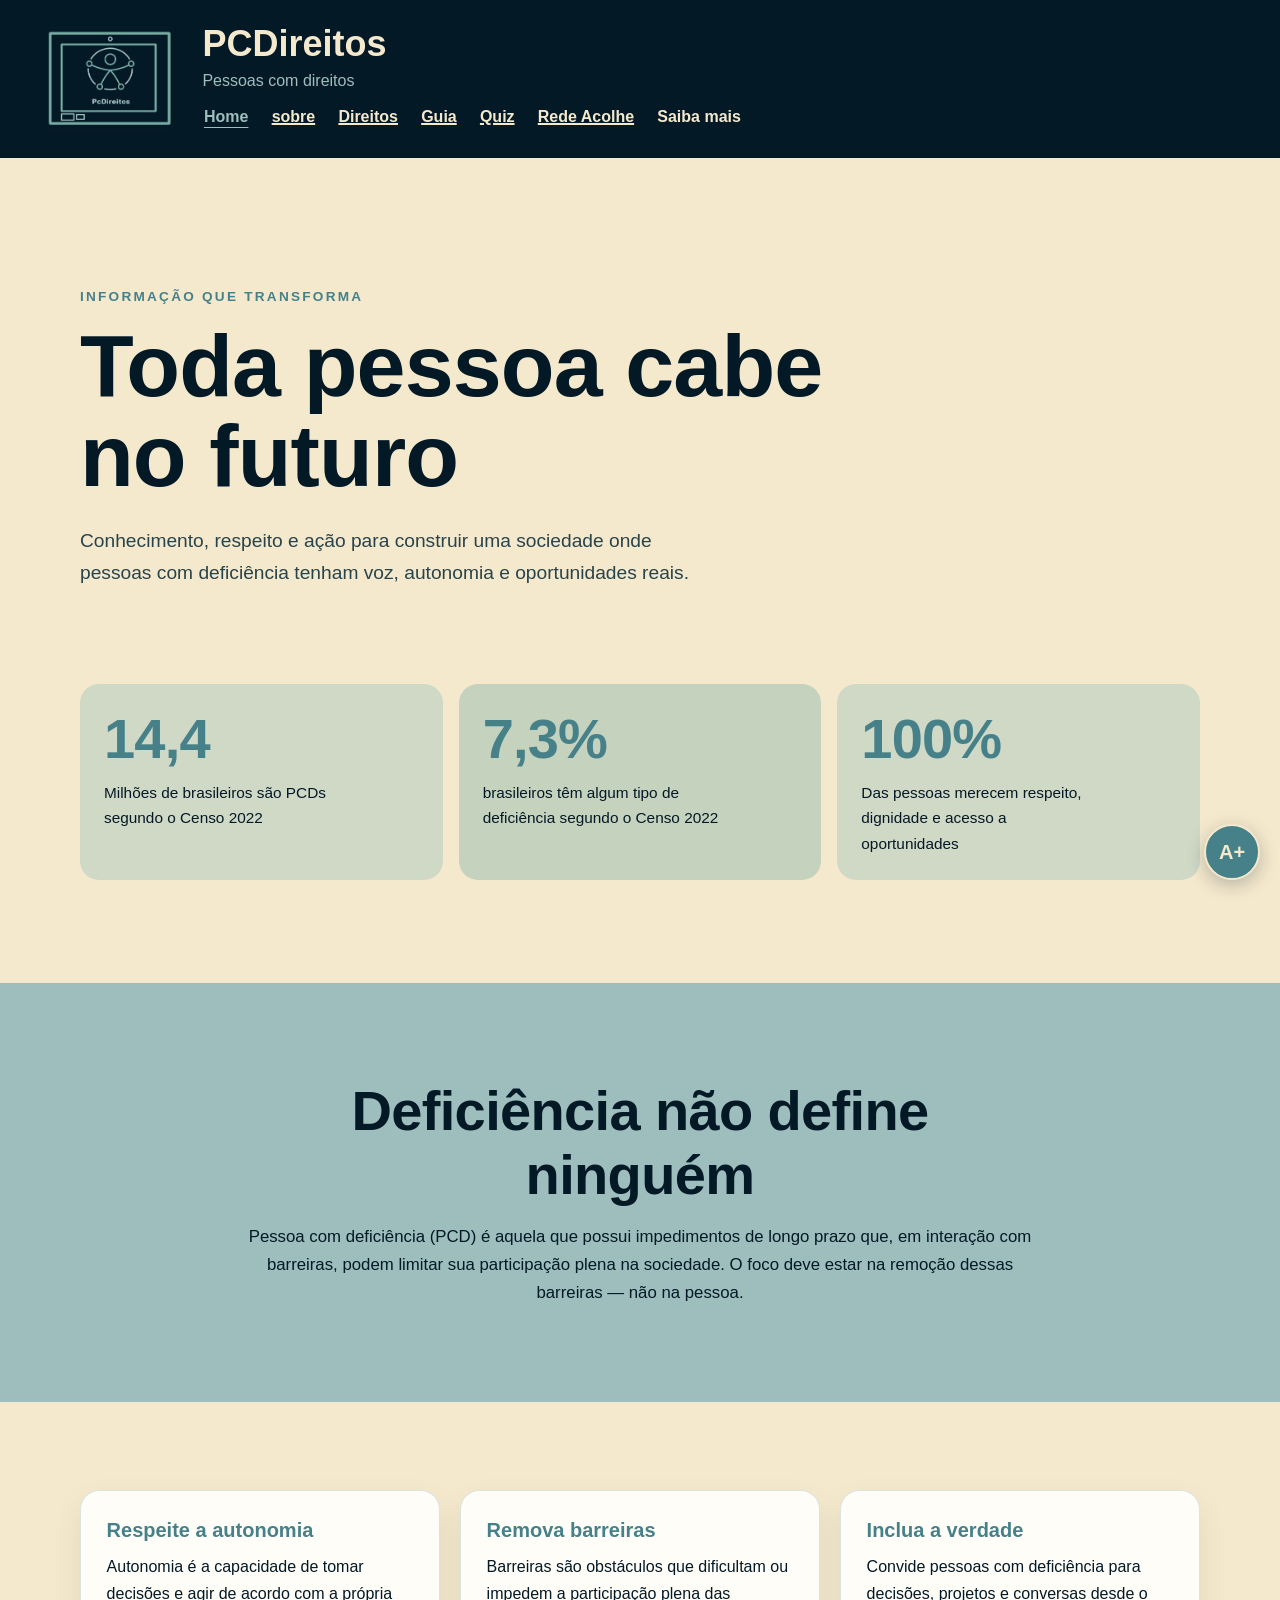
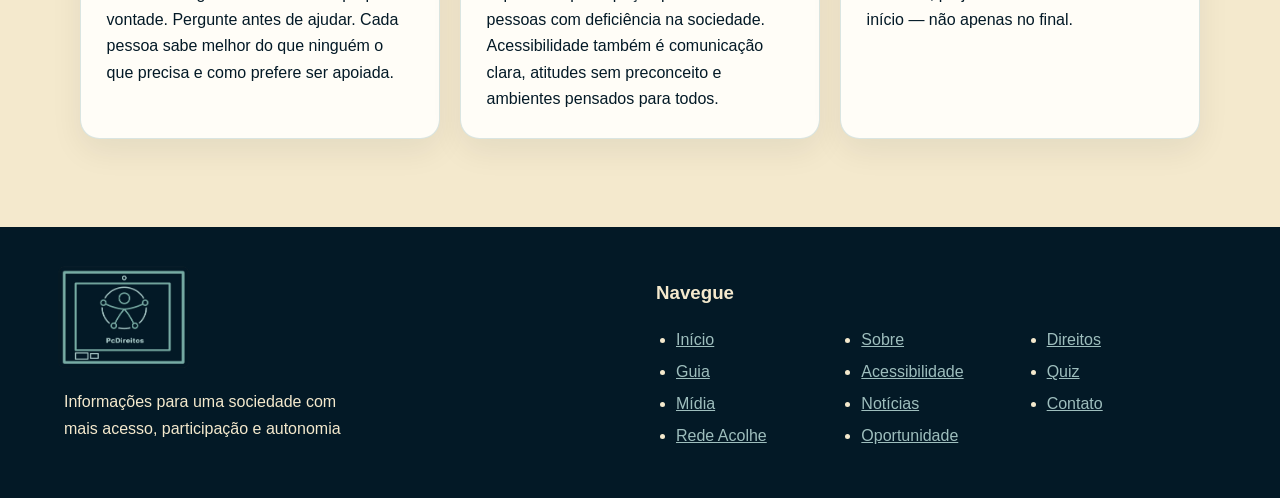
<file: index.html>
<!DOCTYPE html>
<html lang="pt-BR">
<head>
    <meta charset="UTF-8">
    <meta name="viewport" content="width=device-width, initial-scale=1.0">
    <title>Redirecionando</title>
    <script>window.location.replace("html/index.html");</script>
</head>
<body>
    <!-- Redirecionando dessa página de index para o Index.html funcional para o Railway funcionar -->
    <p>Redirecionando... <a href="html/index.html">clique aqui</a> se nada acontecer.</p>
</body>
</html>
</file>
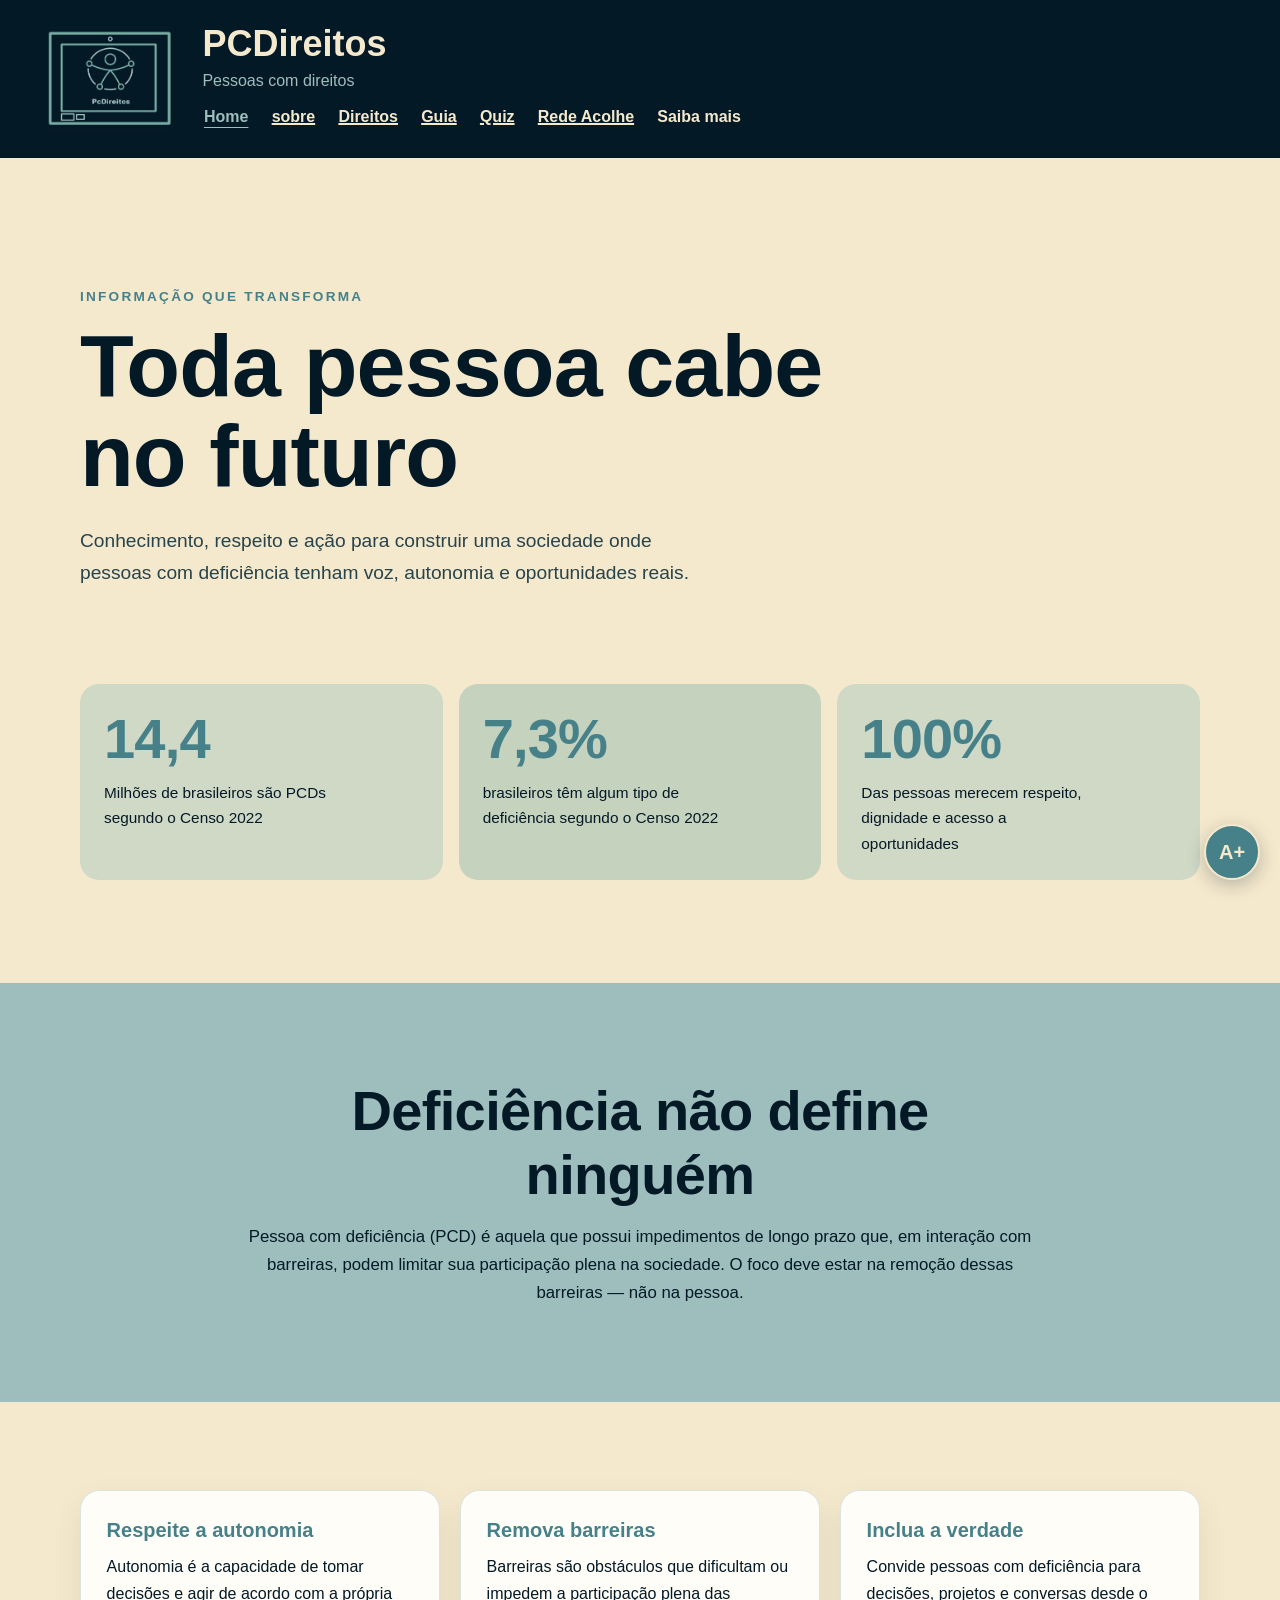
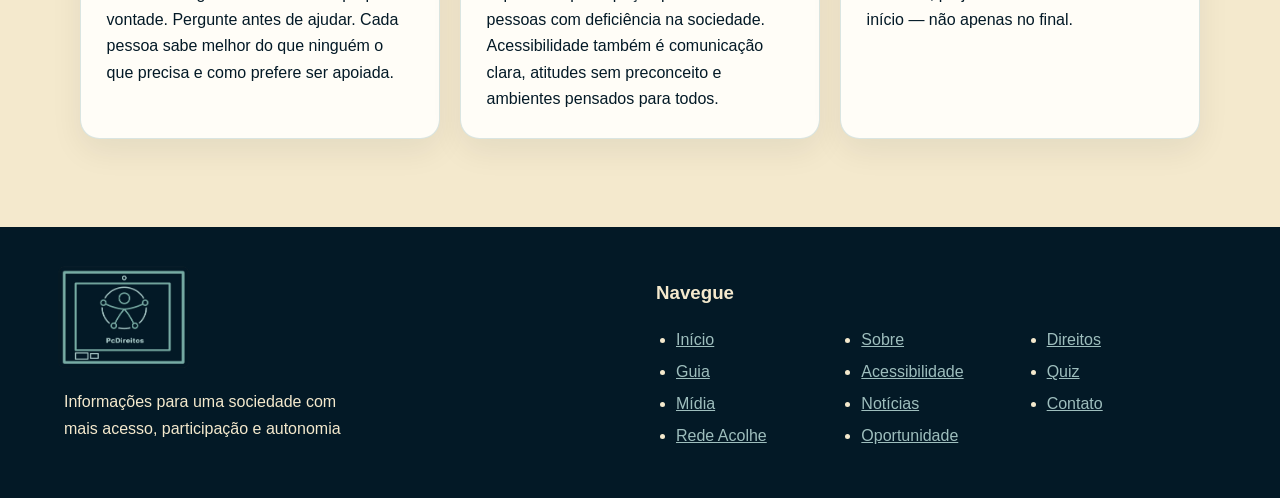
<file: html/index.html>
<!DOCTYPE html>
<html lang="pt-br">
<head>
    <meta charset="UTF-8">
    <meta name="viewport" content="width=device-width, initial-scale=1.0">
    <link rel="stylesheet" href="../css/home.css">
    <link rel="stylesheet" href="../css/base.css">
    <link rel="stylesheet" href="../css/painel.css">
    <title>Home - PCDireitos</title>
</head>

<body>
    <a href="#conteudo" class="skip-link">Pular para o conteúdo</a>

    <!--Cabeçalho-->

    <header>
        <img src="../imgs/logo_PCDireitos.jpg" alt="Logo do PCDireitos">
        <h1 class="marca-nome">PCDireitos</h1>
        <p class="marca-descricao">Pessoas com direitos</p>

        <!--Navegação do cabeçalho-->
        <nav class="navegacao-principal" aria-label="Navegação principal">
            <ul>
                <li><a href="index.html" aria-current="page">Home</a></li>
                <li><a href="sobre.html">sobre</a></li>
                <li><a href="projetos.html">Direitos</a></li>
                <li><a href="impacto.html">Guia</a></li>
                <li><a href="quiz.html">Quiz</a></li>
                <li><a href="RedeAcolhe.html">Rede Acolhe</a></li>
                <li>
                    <details>
                        <summary>Saiba mais</summary>
                        <ul>
                            <li><a href="acessibilidade.html">Acessibilidade</a></li>
                            <li><a href="midia.html">Mídia</a></li>
                            <li><a href="noticia.html">Notícias</a></li>
                            <li><a href="contato.html">Contato</a></li>
                            <li><a href="oportunidade.html">Oportunidade</a></li>
                        </ul>
                    </details>
                </li>
            </ul>
        </nav> 
    </header>

    <!--corpo do site-->
    <main id="conteudo" tabindex="-1">
        <section class="destaque">
            <p class="destaque-chamada">Informação que transforma</p>
            <h2>Toda pessoa cabe no futuro</h2>

            <p>Conhecimento, respeito e ação para construir uma sociedade onde 
                pessoas com deficiência tenham voz, autonomia e oportunidades reais.</p>
        </section>

        <!--estatisticas-->
        <section class="estatisticas" aria-label="Dados sobre pessoas com deficiência">
            <article class="estatistica">
                <strong>14,4</strong>
                <p>Milhões de brasileiros são PCDs segundo o Censo 2022</p>
            </article>
            <article class="estatistica">
                <strong>7,3%</strong>
                <p>brasileiros têm algum tipo de deficiência segundo o Censo 2022</p>
            </article>
            <article class="estatistica">
                <strong>100%</strong>
                <p>Das pessoas merecem respeito, dignidade e acesso a oportunidades</p>
            </article>
        </section>

        <section class="conceito">
            <h2>Deficiência não define ninguém</h2>

            <p>Pessoa com deficiência (PCD) é aquela que possui impedimentos de longo prazo que, em interação com barreiras, podem limitar 
                sua participação plena na sociedade. O foco deve estar na remoção dessas barreiras — não na pessoa.</p>
        </section>

        <section class="principios" aria-label="Princípios de inclusão">
            <article class="principio">
                <h3>Respeite a autonomia</h3>
                <p>Autonomia é a capacidade de tomar decisões e agir de acordo com a própria vontade. 
                Pergunte antes de ajudar. Cada pessoa sabe melhor do que ninguém o que precisa e como 
                prefere ser apoiada.</p>
            </article>

            <article class="principio">
                <h3>Remova barreiras</h3>
                <p>Barreiras são obstáculos que dificultam ou impedem a participação plena das pessoas 
                    com deficiência na sociedade. Acessibilidade também é comunicação clara, 
                    atitudes sem preconceito e ambientes pensados para todos.</p>
            </article>

            <article class="principio">
                <h3>Inclua a verdade</h3>
                <p>Convide pessoas com deficiência para decisões, projetos e conversas desde o início — 
                    não apenas no final.</p>
            </article>
        </section>
    </main>

    <!--Painel acessibilidade-->
    <div id="acesso">
        <button id="abrir" type="button" aria-expanded="false" aria-controls="painel"
          aria-label="Abrir painel de acessibilidade"> A+
        </button>

        <section id="painel" role="dialog" aria-labelledby="titulo" hidden>
            <h2 id="titulo">Acessibilidade</h2>

            <!--Botões de acessibilidade-->
            <div role="group" aria-label="Tamanho do texto">
                <span>Tamanho do texto</span>
                <button type="button" data-acao="fonte-menos" aria-label="Diminuir texto">A−</button>
                <button type="button" data-acao="fonte-mais" aria-label="Aumentar texto">A+</button>

                <!--Botões de acessibilidade visual-->
                <button type="button" data-toggle="alto-contraste" aria-pressed="false">Alto contraste</button>
                <button type="button" data-toggle="escala-cinza" aria-pressed="false">Tons de cinza</button>
                <button type="button" data-toggle="fonte-legivel" aria-pressed="false">Fonte legível</button>
                <button type="button" data-toggle="destacar-links" aria-pressed="false">Destacar links</button>
                <button type="button" data-toggle="espacamento" aria-pressed="false">Mais espaçamento</button>
                <button type="button" data-acao="daltonismo" aria-pressed="false">Modo daltônico: desligado</button>
            </div>

            <!--NOVO: Leitura em voz alta-->
            <div class="grupo-leitura" role="group" aria-label="Leitura em voz alta">
                <span>Leitura em voz alta</span>
                <button type="button" data-acao="ler-pagina" aria-label="Ler a página inteira em voz alta (atalho Alt L)">▶ Ler página</button>
                <button type="button" data-acao="ler-selecao" aria-label="Ler somente o texto selecionado">Ler seleção</button>
                <button type="button" data-acao="pausar" aria-pressed="false" aria-label="Pausar leitura">⏸ Pausar</button>
                <button type="button" data-acao="parar" aria-label="Parar leitura">⏹ Parar</button>
                <button type="button" data-toggle="leitura-foco" aria-pressed="false"
                    aria-label="Ler em voz alta o item sob o mouse ou com foco do teclado">Ler ao passar o mouse / foco</button>
                <label for="velocidade">Velocidade:
                    <input type="range" id="velocidade" min="0.5" max="2" step="0.25" value="1">
                </label>
            </div>

            <button type="button" class="a11y-reset" data-acao="reset" aria-live="polite">Restaurar padrão</button>
        </section>

        <!--Filtros para modo daltônico-->
        <svg aria-hidden="true" focusable="false">
            <defs>
                <filter id="filtro-protanopia">
                    <feColorMatrix type="matrix" values="
                        0.567 0.433 0     0 0
                        0.558 0.442 0     0 0
                        0     0.242 0.758 0 0
                        0     0     0     1 0"/>
                </filter>
                <filter id="filtro-deuteranopia">
                    <feColorMatrix type="matrix" values="
                        0.625 0.375 0   0 0
                        0.7   0.3   0   0 0
                        0     0.3   0.7 0 0
                        0     0     0   1 0"/>
                </filter>
                <filter id="filtro-tritanopia">
                    <feColorMatrix type="matrix" values="
                        0.95 0.05  0     0 0
                        0    0.433 0.567 0 0
                        0    0.475 0.525 0 0
                        0    0     0     1 0"/>
                </filter>
            </defs>
        </svg>
    </div>

    <!--rodapé-->
    <footer>
        <section>
            <img src="../imgs/logo_PCDireitos.jpg" alt="Logo do PCDireitos">
            <p>Informações para uma sociedade com mais acesso, participação e autonomia</p>
        </section>

        <!--navegação no rodapé-->
        <section>
            <h3>Navegue</h3>
            <ul>
                <li><a href="index.html">Início</a></li>
                <li><a href="sobre.html">Sobre</a></li>
                <li><a href="projetos.html">Direitos</a></li>
                <li><a href="impacto.html">Guia</a></li>
                <li><a href="acessibilidade.html">Acessibilidade</a></li>
                <li><a href="quiz.html">Quiz</a></li>
                <li><a href="midia.html">Mídia</a></li>
                <li><a href="noticia.html">Notícias</a></li>
                <li><a href="contato.html">Contato</a></li>
                <li><a href="RedeAcolhe.html">Rede Acolhe</a></li>
                <li><a href="oportunidade.html">Oportunidade</a></li>
            </ul>
        </section>
    </footer>

    <script src="../js/painel.js"></script>
</body>

</html>
</file>
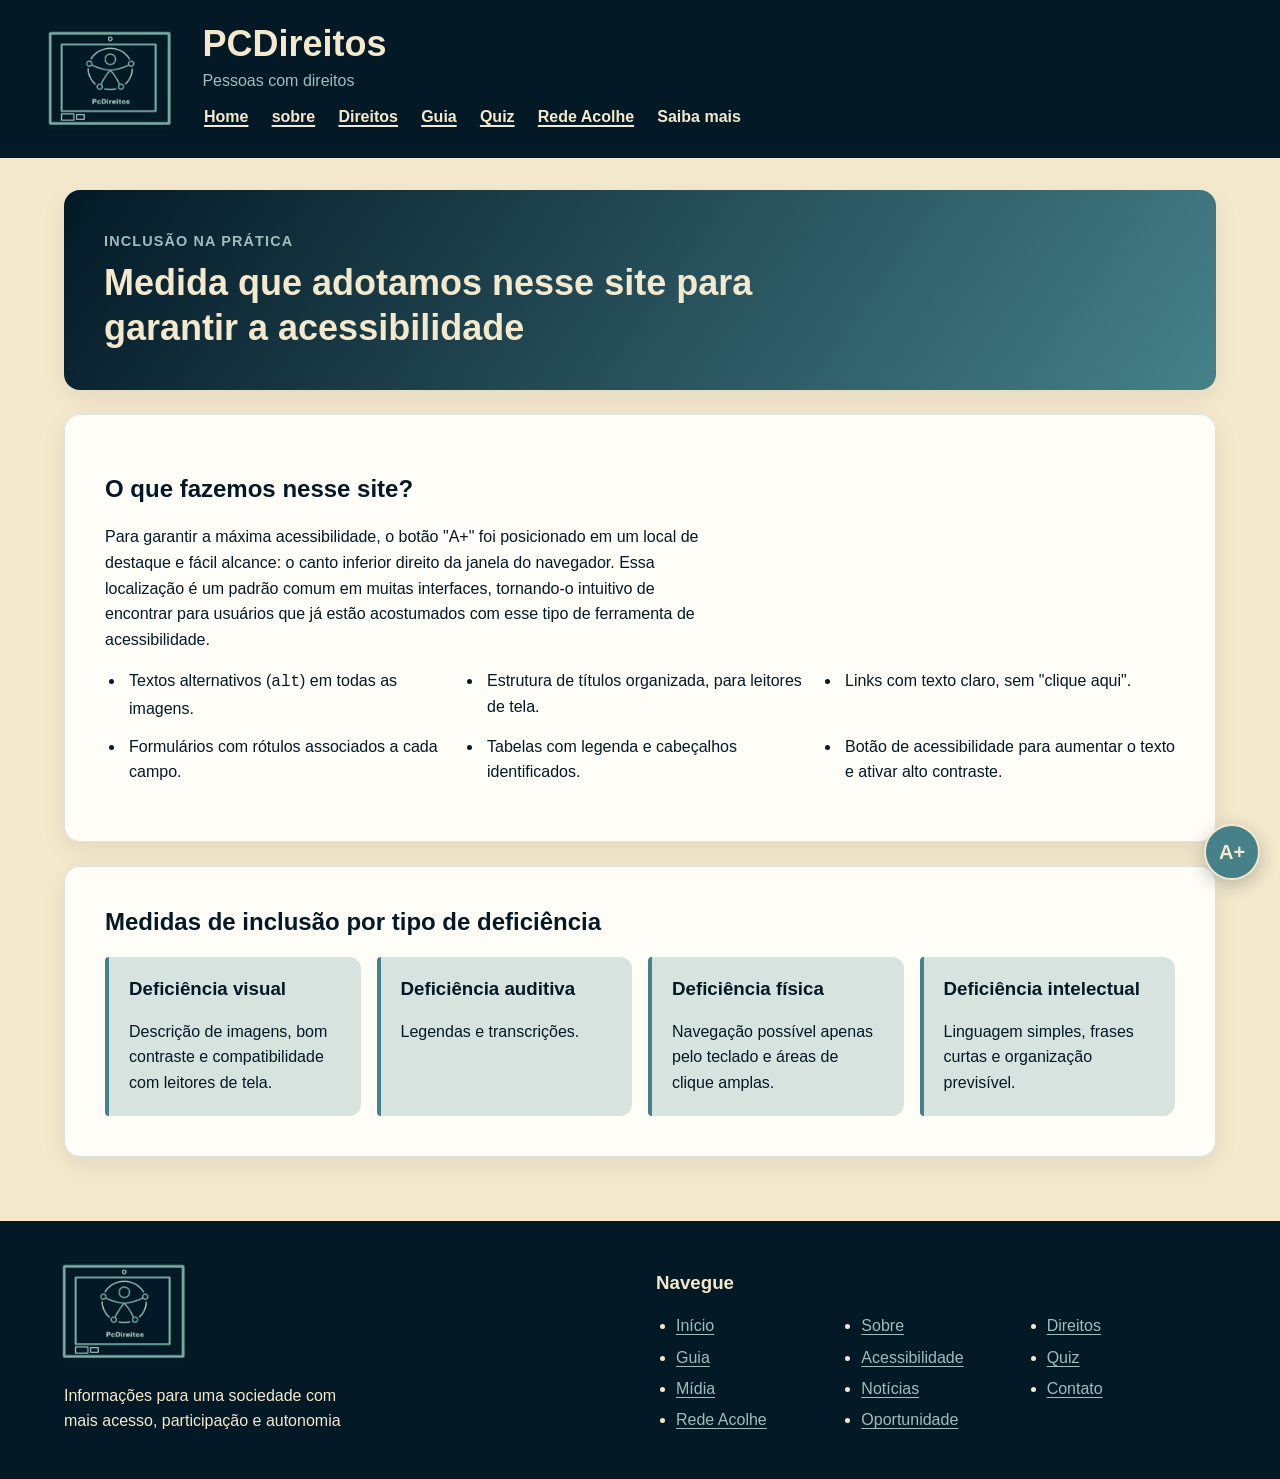
<file: html/acessibilidade.html>
<!DOCTYPE html>
<html lang="pt-br">
<head>
    <meta charset="UTF-8">
    <meta name="viewport" content="width=device-width, initial-scale=1.0">
    <link rel="stylesheet" href="../css/acessibilidade.css">
    <link rel="stylesheet" href="../css/painel.css">
    <title>Acessibilidade - PCDireitos</title>
</head>
<body>

        <!--Cabeçalho-->
    <header>
        <img src="../imgs/logo_PCDireitos.jpg" alt="Logo do PCDireitos">
        <h1>PCDireitos</h1>
        <p class="marca-descricao">Pessoas com direitos</p>

        <!--Navegação do cabeçalho-->
        <nav class="navegacao-principal" aria-label="Navegação principal">
            <ul>
                <li><a href="index.html">Home</a></li>
                <li><a href="sobre.html">sobre</a></li>
                <li><a href="projetos.html">Direitos</a></li>
                <li><a href="impacto.html">Guia</a></li>
                <li><a href="quiz.html">Quiz</a></li>
                <li><a href="RedeAcolhe.html">Rede Acolhe</a></li>
                <li>
                    <details>
                        <summary>Saiba mais</summary>
                        <ul>
                            <li><a href="acessibilidade.html">Acessibilidade</a></li>
                            <li><a href="midia.html">Mídia</a></li>
                            <li><a href="noticia.html">Notícias</a></li>
                            <li><a href="contato.html">Contato</a></li>
                            <li><a href="oportunidade.html">Oportunidade</a></li>
                        </ul>
                    </details>
                </li>
            </ul>
        </nav> 
    </header>

    <main>
        <section>
            <p>Inclusão na prática</p>
            <p>Medida que adotamos nesse site para garantir a acessibilidade</p>
        </section>

        <section>
            <h2>O que fazemos nesse site?</h2>
            <p>Para garantir a máxima acessibilidade, o botão "A+" foi posicionado em um local de destaque e fácil alcance: 
                o canto inferior direito da janela do navegador. Essa localização é um padrão comum em muitas interfaces,
                tornando-o intuitivo de encontrar para usuários que já estão acostumados com esse tipo de ferramenta de acessibilidade.</p>

            <ul>
                <li>Textos alternativos (<code>alt</code>) em todas as imagens.</li>
                <li>Estrutura de títulos organizada, para leitores de tela.</li>
                <li>Links com texto claro, sem "clique aqui".</li>
                <li>Formulários com rótulos associados a cada campo.</li>
                <li>Tabelas com legenda e cabeçalhos identificados.</li>
                <li>Botão de acessibilidade para aumentar o texto e ativar alto contraste.</li>
            </ul>
        </section>

        <section>
            <h2>Medidas de inclusão por tipo de deficiência</h2>
            <article>
                <h3>Deficiência visual</h3>
                <p>Descrição de imagens, bom contraste e compatibilidade com leitores de tela.</p>
            </article>
            <article>
                <h3>Deficiência auditiva</h3>
                <p>Legendas e transcrições.</p>
            </article>
            <article>
                <h3>Deficiência física</h3>
                <p>Navegação possível apenas pelo teclado e áreas de clique amplas.</p>
            </article>
            <article>
                <h3>Deficiência intelectual</h3>
                <p>Linguagem simples, frases curtas e organização previsível.</p>
            </article>
        </section>
    </main>


    <!--Painel acessibilidade-->
    <div id="acesso">
        <button id="abrir" type="button" aria-expanded="false" aria-controls="painel"
          aria-label="Abrir painel de acessibilidade"> A+
        </button>

        <section id="painel" role="dialog" aria-labelledby="titulo" hidden>
            <h2 id="titulo">Acessibilidade</h2>

            <!--Botões de acessibilidade-->
            <div role="group" aria-label="Tamanho do texto">
                <span>Tamanho do texto</span>
                <button type="button" data-acao="fonte-menos" aria-label="Diminuir texto">A−</button>
                <button type="button" data-acao="fonte-mais" aria-label="Aumentar texto">A+</button>

                <!--Botões de acessibilidade visual-->
                <button type="button" data-toggle="alto-contraste" aria-pressed="false">Alto contraste</button>
                <button type="button" data-toggle="escala-cinza" aria-pressed="false">Tons de cinza</button>
                <button type="button" data-toggle="fonte-legivel" aria-pressed="false">Fonte legível</button>
                <button type="button" data-toggle="destacar-links" aria-pressed="false">Destacar links</button>
                <button type="button" data-toggle="espacamento" aria-pressed="false">Mais espaçamento</button>
                <button type="button" data-acao="daltonismo" aria-pressed="false">Modo daltônico: desligado</button>
            </div>

            <!--NOVO: Leitura em voz alta-->
            <div class="grupo-leitura" role="group" aria-label="Leitura em voz alta">
                <span>Leitura em voz alta</span>
                <button type="button" data-acao="ler-pagina" aria-label="Ler a página inteira em voz alta (atalho Alt L)">▶ Ler página</button>
                <button type="button" data-acao="ler-selecao" aria-label="Ler somente o texto selecionado">Ler seleção</button>
                <button type="button" data-acao="pausar" aria-pressed="false" aria-label="Pausar leitura">⏸ Pausar</button>
                <button type="button" data-acao="parar" aria-label="Parar leitura">⏹ Parar</button>
                <button type="button" data-toggle="leitura-foco" aria-pressed="false"
                    aria-label="Ler em voz alta o item sob o mouse ou com foco do teclado">Ler ao passar o mouse / foco</button>
                <label for="velocidade">Velocidade:
                    <input type="range" id="velocidade" min="0.5" max="2" step="0.25" value="1">
                </label>
            </div>

            <button type="button" class="a11y-reset" data-acao="reset" aria-live="polite">Restaurar padrão</button>
        </section>

        <!--Filtros para modo daltônico-->
        <svg aria-hidden="true" focusable="false">
            <defs>
                <filter id="filtro-protanopia">
                    <feColorMatrix type="matrix" values="
                        0.567 0.433 0     0 0
                        0.558 0.442 0     0 0
                        0     0.242 0.758 0 0
                        0     0     0     1 0"/>
                </filter>
                <filter id="filtro-deuteranopia">
                    <feColorMatrix type="matrix" values="
                        0.625 0.375 0   0 0
                        0.7   0.3   0   0 0
                        0     0.3   0.7 0 0
                        0     0     0   1 0"/>
                </filter>
                <filter id="filtro-tritanopia">
                    <feColorMatrix type="matrix" values="
                        0.95 0.05  0     0 0
                        0    0.433 0.567 0 0
                        0    0.475 0.525 0 0
                        0    0     0     1 0"/>
                </filter>
            </defs>
        </svg>
    </div>

    <!--rodapé-->
    <footer>
        <section>
            <img src="../imgs/logo_PCDireitos.jpg" alt="Logo do PCDireitos">
            <p>Informações para uma sociedade com mais acesso, participação e autonomia</p>

        </section>

        <!--navegação no rodapé-->
        <section>
            <h3>Navegue</h3>
            <ul>
                <li><a href="index.html">Início</a></li>
                <li><a href="sobre.html">Sobre</a></li>
                <li><a href="projetos.html">Direitos</a></li>
                <li><a href="impacto.html">Guia</a></li>
                <li><a href="acessibilidade.html">Acessibilidade</a></li>
                <li><a href="quiz.html">Quiz</a></li>
                <li><a href="midia.html">Mídia</a></li>
                <li><a href="noticia.html">Notícias</a></li>
                <li><a href="contato.html">Contato</a></li>
                <li><a href="RedeAcolhe.html">Rede Acolhe</a></li>
                <li><a href="oportunidade.html">Oportunidade</a></li>
            </ul>
        </section>
    </footer>
    
    <script src="../js/painel.js"></script>
</body>
</html>
</file>
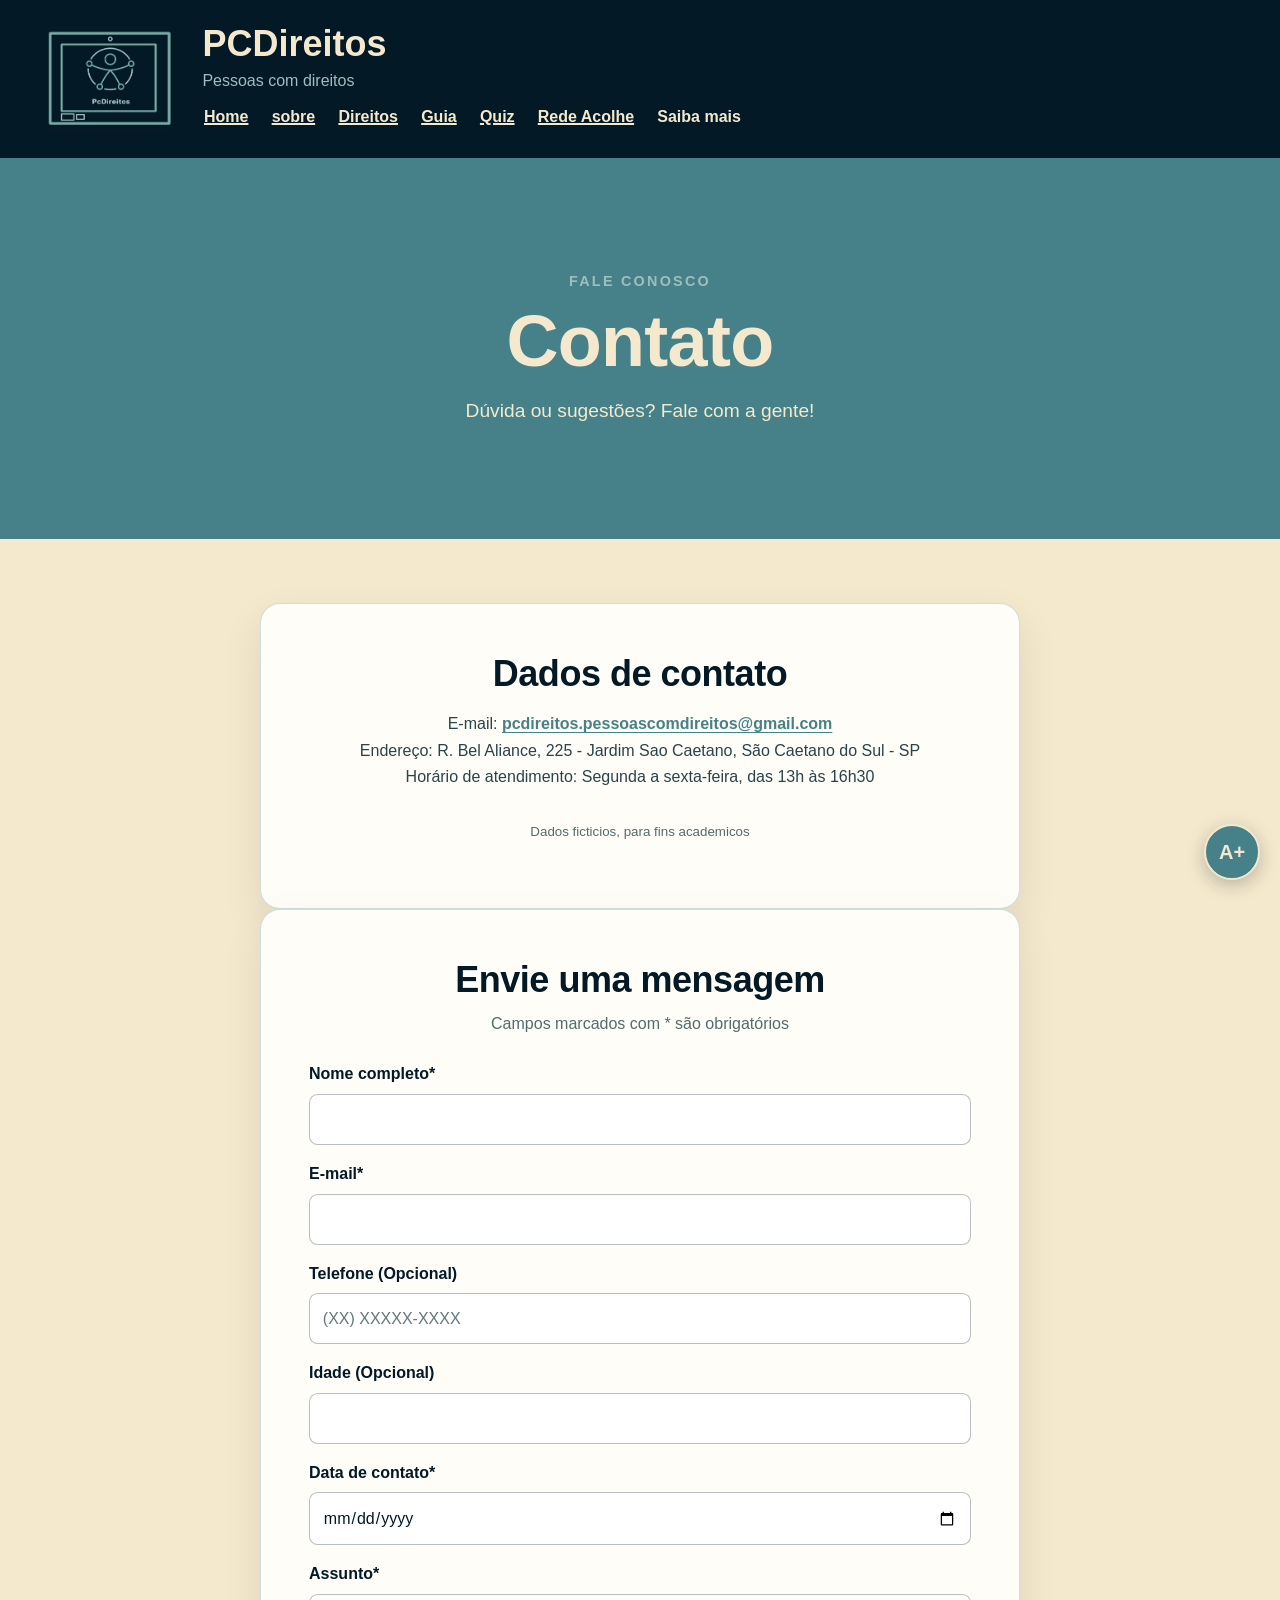
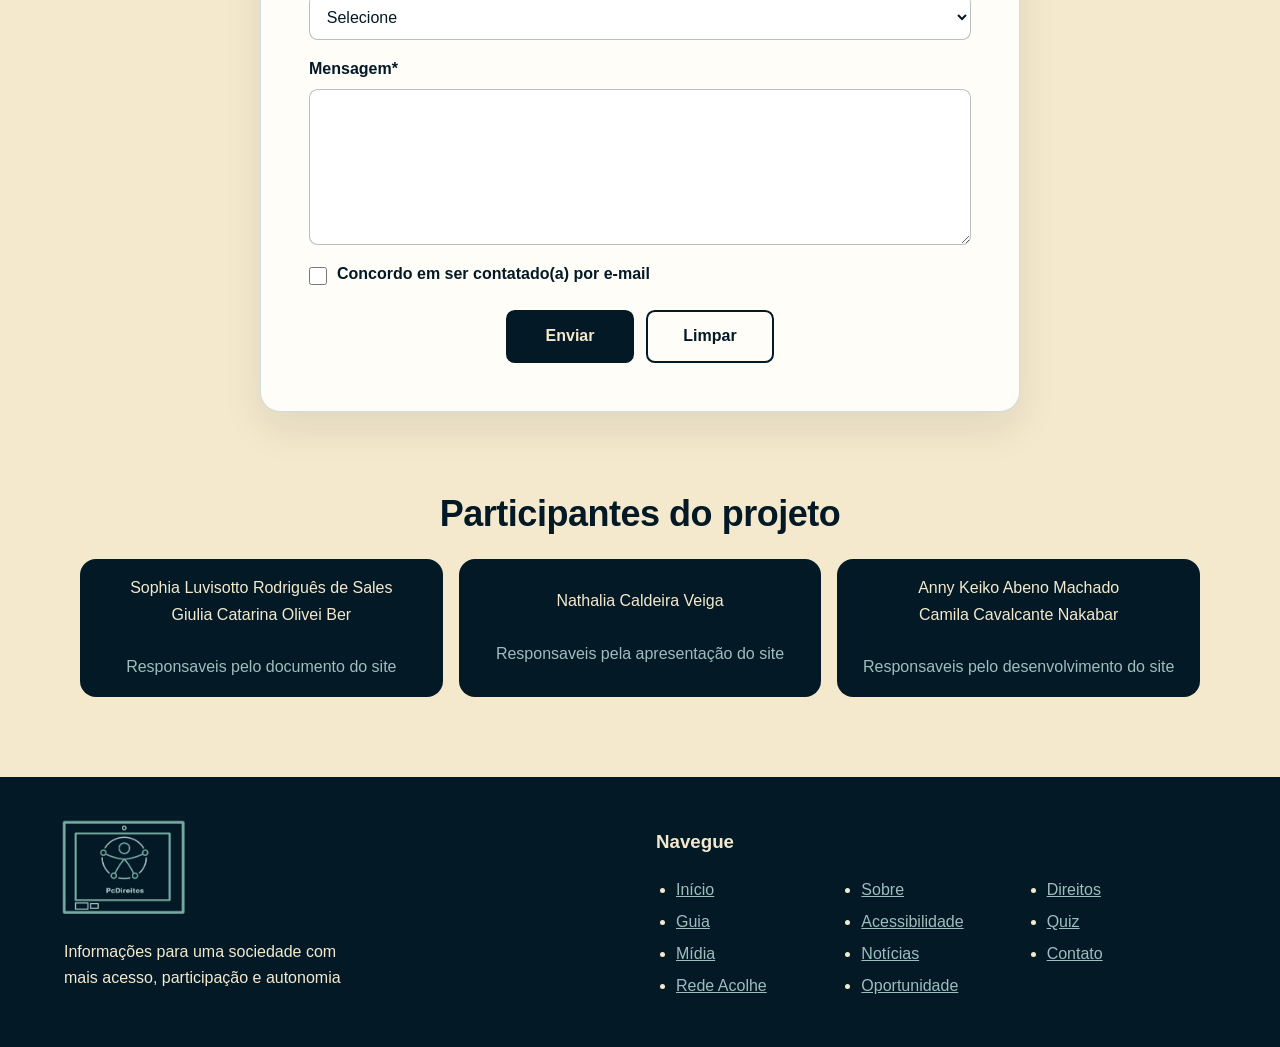
<file: html/contato.html>
<!DOCTYPE html>
<html lang="pt-br">
<head>
    <meta charset="UTF-8">
    <meta name="viewport" content="width=device-width, initial-scale=1.0">
    <link rel="stylesheet" href="../css/contato.css">
    <link rel="stylesheet" href="../css/painel.css">
    <title>Contato - PCDireitos</title>
</head>
<body>

        <!--Cabeçalho-->
    <header>
        <img src="../imgs/logo_PCDireitos.jpg" alt="Logo do PCDireitos">
        <h1>PCDireitos</h1>
        <p class="marca-descricao">Pessoas com direitos</p>

        <!--Navegação do cabeçalho-->
        <nav class="navegacao-principal" aria-label="Navegação principal">
            <ul>
                <li><a href="index.html">Home</a></li>
                <li><a href="sobre.html">sobre</a></li>
                <li><a href="projetos.html">Direitos</a></li>
                <li><a href="impacto.html">Guia</a></li>
                <li><a href="quiz.html">Quiz</a></li>
                <li><a href="RedeAcolhe.html">Rede Acolhe</a></li>
                <li>
                    <details>
                        <summary>Saiba mais</summary>
                        <ul>
                            <li><a href="acessibilidade.html">Acessibilidade</a></li>
                            <li><a href="midia.html">Mídia</a></li>
                            <li><a href="noticia.html">Notícias</a></li>
                            <li><a href="contato.html">Contato</a></li>
                            <li><a href="oportunidade.html">Oportunidade</a></li>
                        </ul>
                    </details>
                </li>
            </ul>
        </nav> 
    </header>

    <!-- Conteúdo principal -->
    <main>

        <section>
            <p>Fale conosco</p>
            <h1>Contato</h1>
            <p>Dúvida ou sugestões? Fale com a gente!</p>
        </section>

        <!--Dado ficticio-->
        <section>
            <h2>Dados de contato</h2>
            <address>
                E-mail: <a href="mailto: pcdireitos.pessoascomdireitos@gmail.com">pcdireitos.pessoascomdireitos@gmail.com</a><br>
                Endereço: R. Bel Aliance, 225 - Jardim Sao Caetano, São Caetano do Sul - SP<br>
                Horário de atendimento: Segunda a sexta-feira, das 13h às 16h30<br>
            </address>
            <p><small>Dados ficticios, para fins academicos</small></p>
        </section>

        <!-- Formulário de contato -->
        <section>
            <h2>Envie uma mensagem</h2>
            <p>Campos marcados com * são obrigatórios</p>
            <form action="#" method="post">
                <div>
                    <label for="nome">Nome completo*</label>
                    <input type="text" id="nome" name="nome" required minlength="3" maxlength="100" autocomplete="additional-name">
                </div>

                <div>
                    <label for="email">E-mail*</label>
                    <input type="email" id="email" name="email" required autocomplete="email">
                </div>

                <div>
                    <label for="telefone">Telefone (Opcional)</label>
                    <input type="tel" id="telefone" name="telefone" autocomplete="tel" pattern="\(\d{2}\)\s\d{4,5}-\d{4}" placeholder="(XX) XXXXX-XXXX"
                    title="Formato: (XX) XXXXX-XXXX">
                </div>

                <div>
                    <label for="idade">Idade (Opcional)</label>
                    <input type="number" id="idade" name="idade" min="1" max="120">
                </div>

                <div>
                    <label for="data">Data de contato*</label>
                    <input type="date" id="data" name="data" min="2026-11-10" required>
                </div>

                <div>
                    <label for="assunto">Assunto*</label>
                    <select id="assunto" name="assunto" required>
                        <option value="">Selecione</option>
                        <option value="duvida">Dúvida</option>
                        <option value="sugestao">Sugestão</option>
                        <option value="voluntariado">Voluntariado</option>
                    </select>
                </div>

                <div>
                    <label for="mensagem">Mensagem*</label>
                    <textarea id="mensagem" name="mensagem" rows="5" required minlength="10" maxlength="1000"></textarea>
                </div>

                <div>
                    <input type="checkbox" id="termos" name="termos" required>
                    <label for="termos">Concordo em ser contatado(a) por e-mail</label>
                </div>

                <div>
                    <button type="submit">Enviar</button>
                    <button type="reset">Limpar</button>
                </div>
            </form>
        </section>

        <!--Participantes-->
        <section>
            <h2>Participantes do projeto</h2>
            <ul>
                <li>
                    <p>Sophia Luvisotto Rodriguês de Sales</p>
                    <p>Giulia Catarina Olivei Ber</p><br>
                    <p>Responsaveis pelo documento do site</p>
                </li>

                <li>
                    <p>Nathalia Caldeira Veiga</p>
                    <p></p><br>
                    <p>Responsaveis pela apresentação do site</p>
                </li>

                <li>
                    <p>Anny Keiko Abeno Machado</p>
                    <p>Camila Cavalcante Nakabar</p><br>
                    <p>Responsaveis pelo desenvolvimento do site</p>
                </li>
            </ul>
        </section>
    </main>

    <!--Painel acessibilidade-->
    <div id="acesso">
        <button id="abrir" type="button" aria-expanded="false" aria-controls="painel"
          aria-label="Abrir painel de acessibilidade"> A+
        </button>

        <section id="painel" role="dialog" aria-labelledby="titulo" hidden>
            <h2 id="titulo">Acessibilidade</h2>

            <!--Botões de acessibilidade-->
            <div role="group" aria-label="Tamanho do texto">
                <span>Tamanho do texto</span>
                <button type="button" data-acao="fonte-menos" aria-label="Diminuir texto">A−</button>
                <button type="button" data-acao="fonte-mais" aria-label="Aumentar texto">A+</button>

                <!--Botões de acessibilidade visual-->
                <button type="button" data-toggle="alto-contraste" aria-pressed="false">Alto contraste</button>
                <button type="button" data-toggle="escala-cinza" aria-pressed="false">Tons de cinza</button>
                <button type="button" data-toggle="fonte-legivel" aria-pressed="false">Fonte legível</button>
                <button type="button" data-toggle="destacar-links" aria-pressed="false">Destacar links</button>
                <button type="button" data-toggle="espacamento" aria-pressed="false">Mais espaçamento</button>
                <button type="button" data-acao="daltonismo" aria-pressed="false">Modo daltônico: desligado</button>
            </div>

            <!--NOVO: Leitura em voz alta-->
            <div class="grupo-leitura" role="group" aria-label="Leitura em voz alta">
                <span>Leitura em voz alta</span>
                <button type="button" data-acao="ler-pagina" aria-label="Ler a página inteira em voz alta (atalho Alt L)">▶ Ler página</button>
                <button type="button" data-acao="ler-selecao" aria-label="Ler somente o texto selecionado">Ler seleção</button>
                <button type="button" data-acao="pausar" aria-pressed="false" aria-label="Pausar leitura">⏸ Pausar</button>
                <button type="button" data-acao="parar" aria-label="Parar leitura">⏹ Parar</button>
                <button type="button" data-toggle="leitura-foco" aria-pressed="false"
                    aria-label="Ler em voz alta o item sob o mouse ou com foco do teclado">Ler ao passar o mouse / foco</button>
                <label for="velocidade">Velocidade:
                    <input type="range" id="velocidade" min="0.5" max="2" step="0.25" value="1">
                </label>
            </div>

            <button type="button" class="a11y-reset" data-acao="reset" aria-live="polite">Restaurar padrão</button>
        </section>

        <!--Filtros para modo daltônico-->
        <svg aria-hidden="true" focusable="false">
            <defs>
                <filter id="filtro-protanopia">
                    <feColorMatrix type="matrix" values="
                        0.567 0.433 0     0 0
                        0.558 0.442 0     0 0
                        0     0.242 0.758 0 0
                        0     0     0     1 0"/>
                </filter>
                <filter id="filtro-deuteranopia">
                    <feColorMatrix type="matrix" values="
                        0.625 0.375 0   0 0
                        0.7   0.3   0   0 0
                        0     0.3   0.7 0 0
                        0     0     0   1 0"/>
                </filter>
                <filter id="filtro-tritanopia">
                    <feColorMatrix type="matrix" values="
                        0.95 0.05  0     0 0
                        0    0.433 0.567 0 0
                        0    0.475 0.525 0 0
                        0    0     0     1 0"/>
                </filter>
            </defs>
        </svg>
    </div>

    <!--rodapé-->
    <footer>
        <section>
            <img src="../imgs/logo_PCDireitos.jpg" alt="Logo do PCDireitos">
            <p>Informações para uma sociedade com mais acesso, participação e autonomia</p>
        </section>

        <section>
            <h3>Navegue</h3>
            <ul>
                <li><a href="index.html">Início</a></li>
                <li><a href="sobre.html">Sobre</a></li>
                <li><a href="projetos.html">Direitos</a></li>
                <li><a href="impacto.html">Guia</a></li>
                <li><a href="acessibilidade.html">Acessibilidade</a></li>
                <li><a href="quiz.html">Quiz</a></li>
                <li><a href="midia.html">Mídia</a></li>
                <li><a href="noticia.html">Notícias</a></li>
                <li><a href="contato.html">Contato</a></li>
                <li><a href="RedeAcolhe.html">Rede Acolhe</a></li>
                <li><a href="oportunidade.html">Oportunidade</a></li>
            </ul>
        </section>
    </footer>
    
    <script src="../js/painel.js"></script>
</body>
</html>
</file>
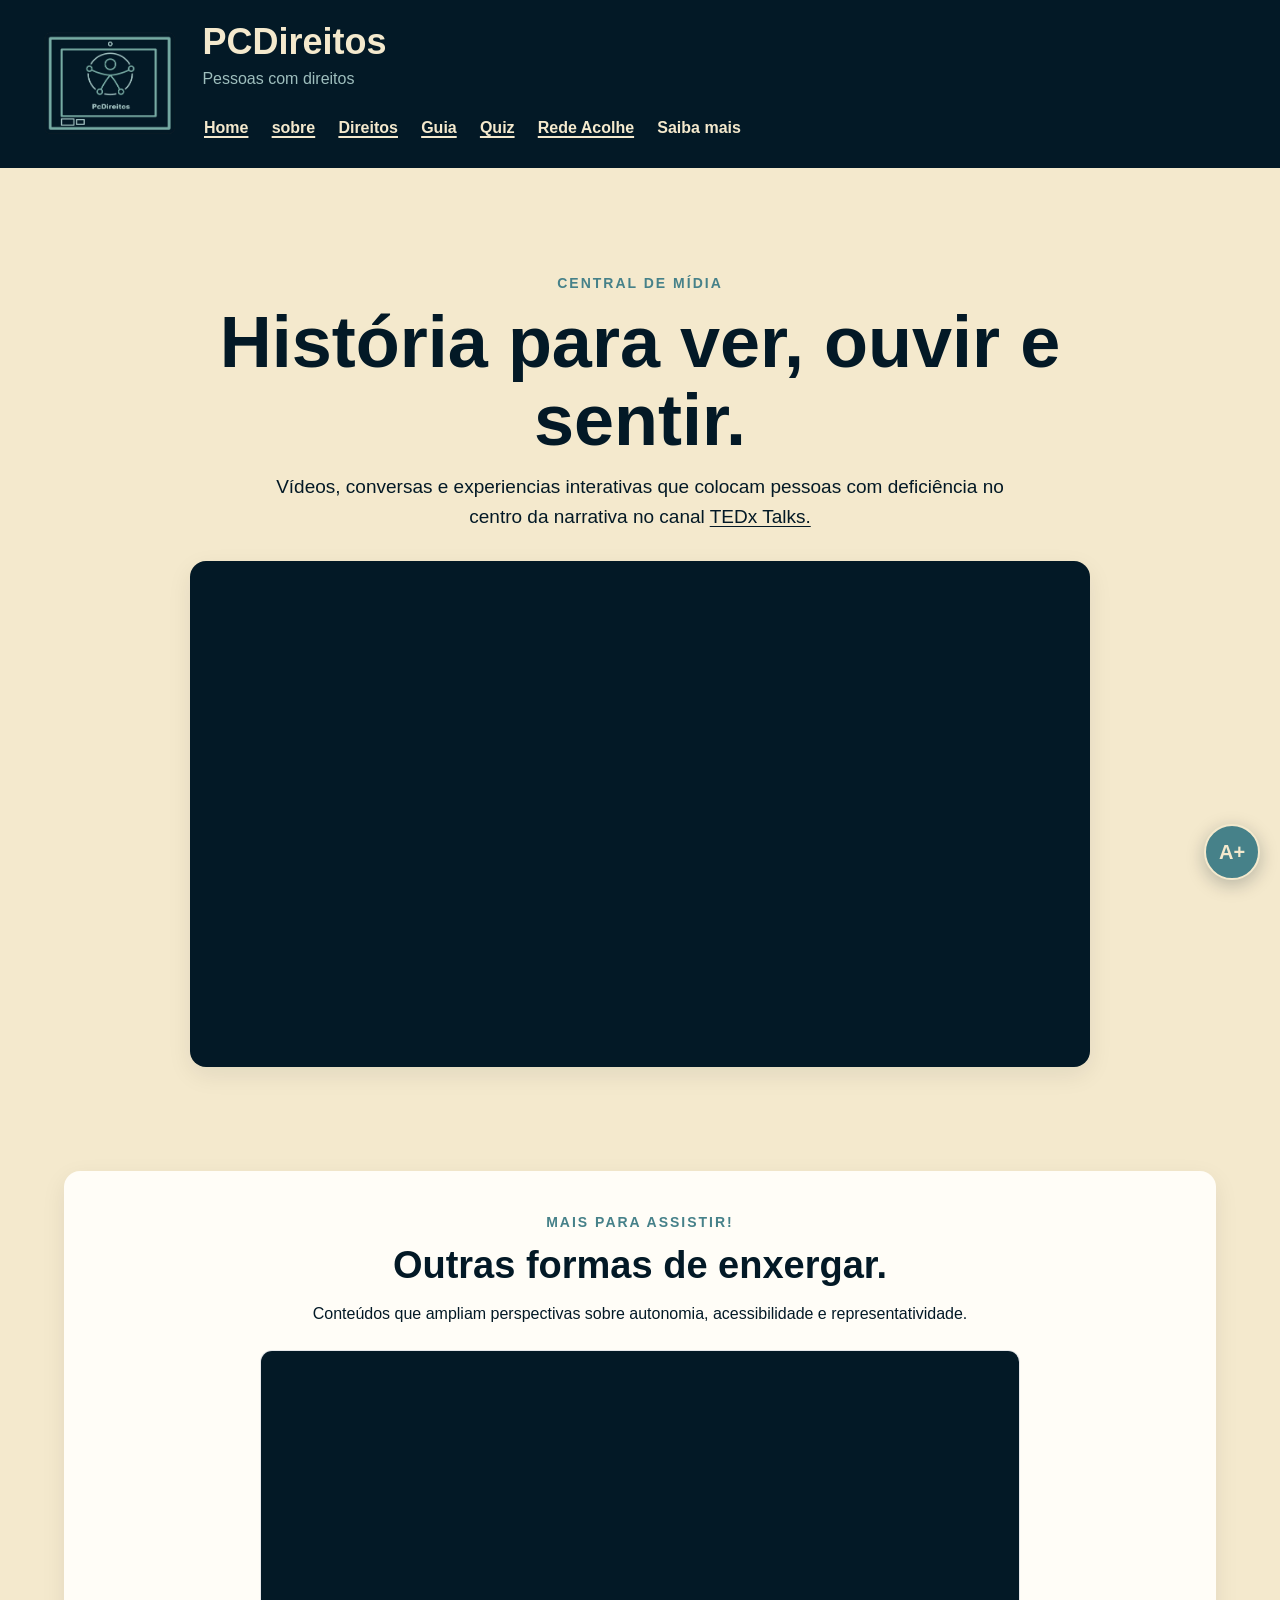
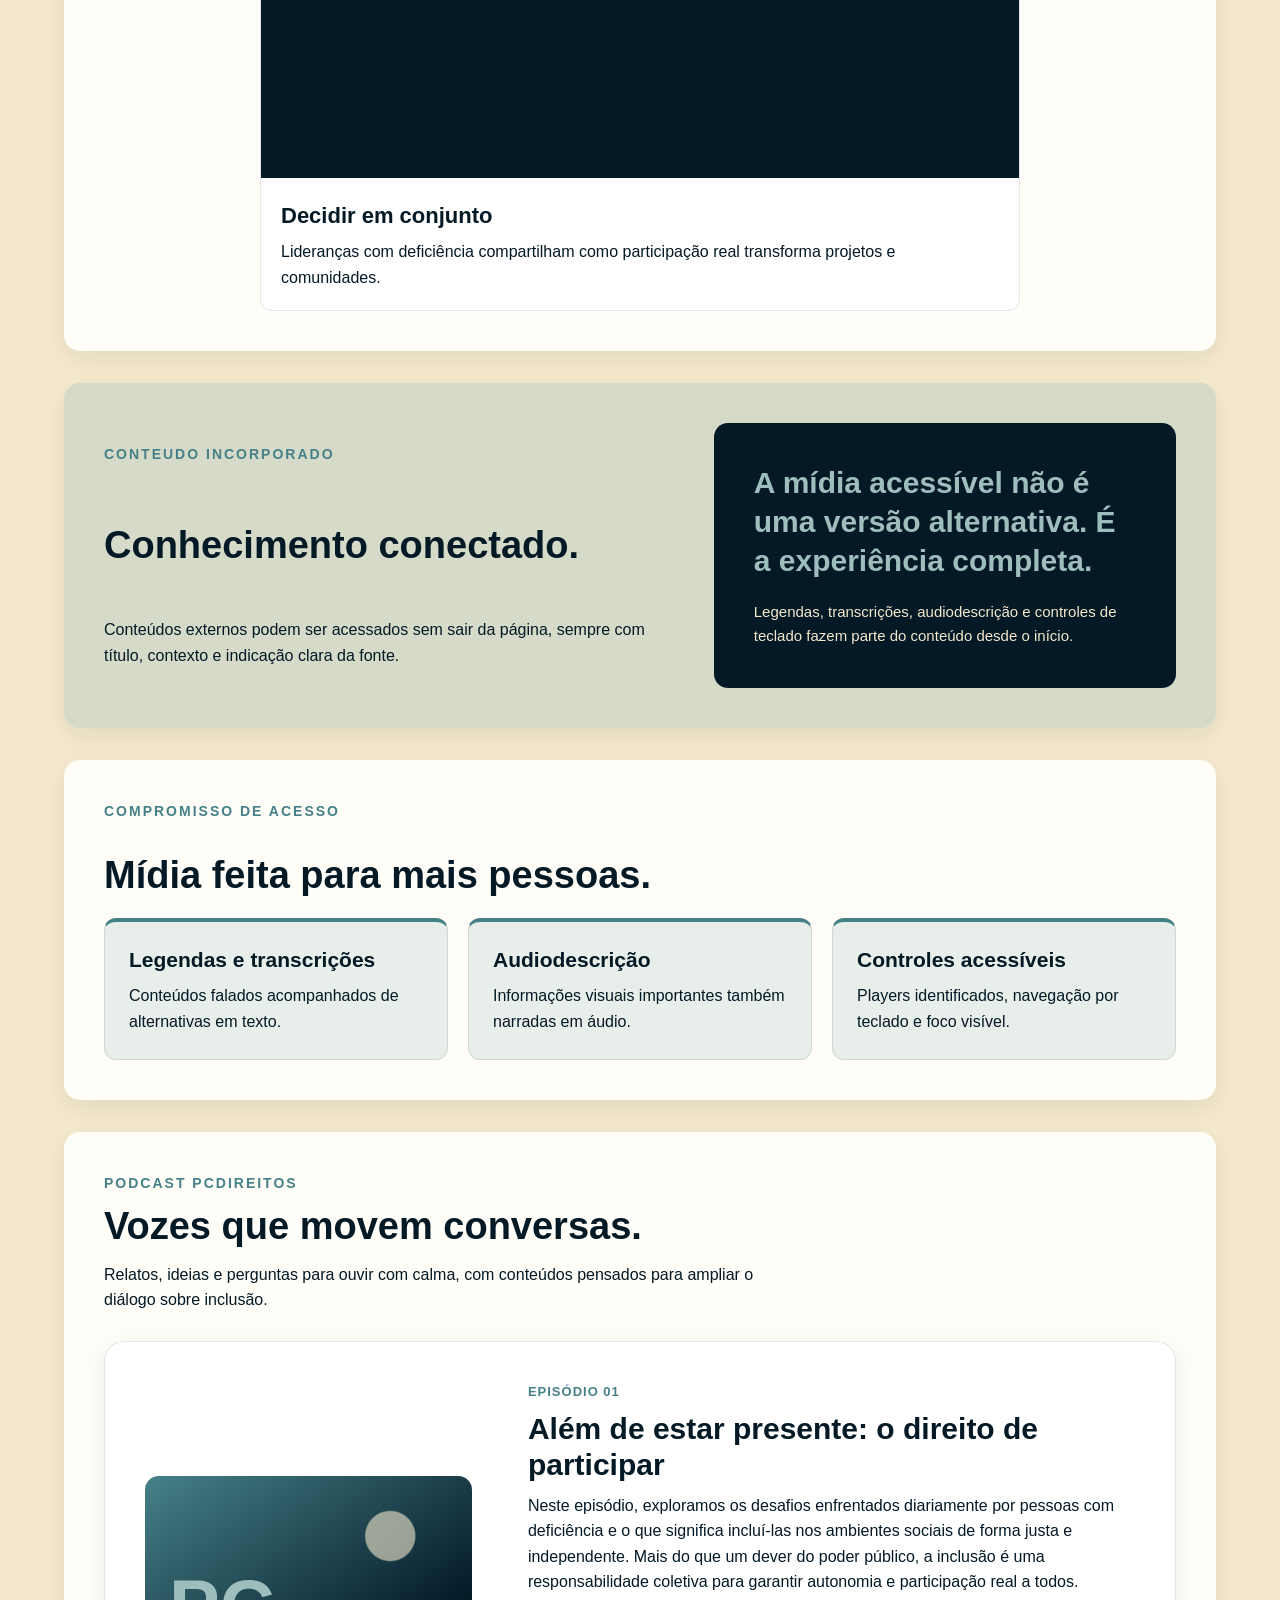
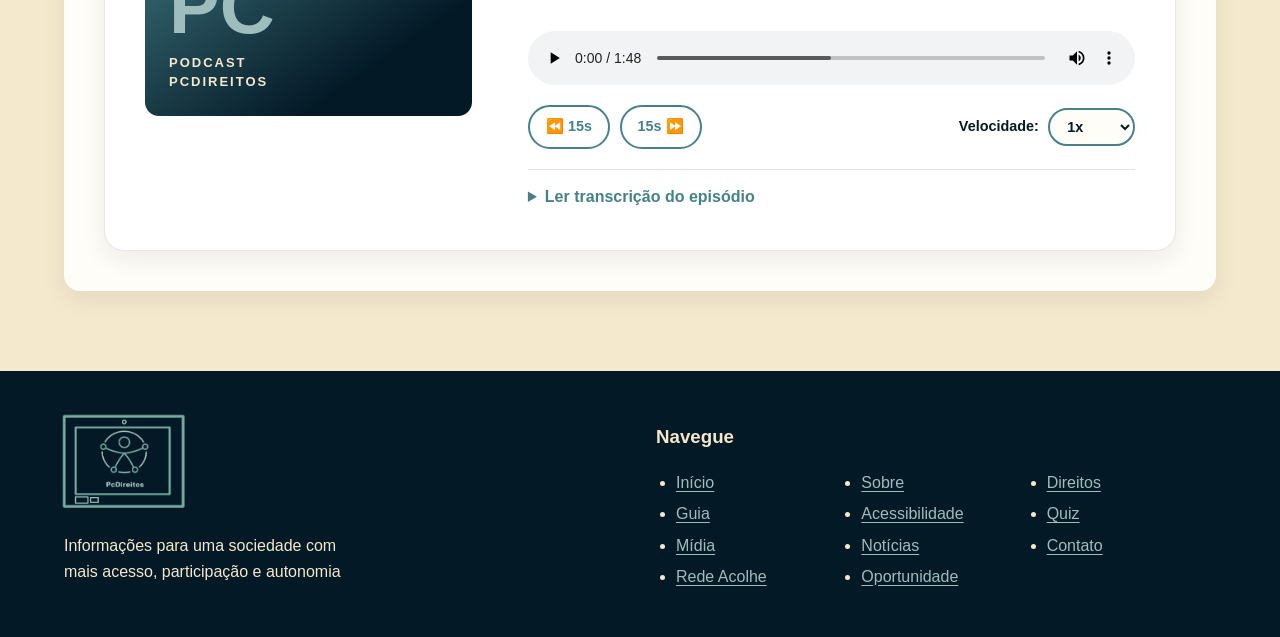
<file: html/midia.html>
<!DOCTYPE html>
<html lang="pt-br">
<head>
    <meta charset="UTF-8">
    <meta name="viewport" content="width=device-width, initial-scale=1.0">
    <link rel="stylesheet" href="../css/midia.css">
    <link rel="stylesheet" href="../css/painel.css">
    <title>Mídia - PCDireitos</title>
</head>
<body>

        <!--Cabeçalho-->
    <header>
        <img src="../imgs/logo_PCDireitos.jpg" alt="Logo do PCDireitos">
        <h1>PCDireitos</h1>
        <p class="marca-descricao">Pessoas com direitos</p>

        <!--Navegação do cabeçalho-->
        <nav class="navegacao-principal" aria-label="Navegação principal">
            <ul>
                <li><a href="index.html">Home</a></li>
                <li><a href="sobre.html">sobre</a></li>
                <li><a href="projetos.html">Direitos</a></li>
                <li><a href="impacto.html">Guia</a></li>
                <li><a href="quiz.html">Quiz</a></li>
                <li><a href="RedeAcolhe.html">Rede Acolhe</a></li>
                <li>
                    <details>
                        <summary>Saiba mais</summary>
                        <ul>
                            <li><a href="acessibilidade.html">Acessibilidade</a></li>
                            <li><a href="midia.html">Mídia</a></li>
                            <li><a href="noticia.html">Notícias</a></li>
                            <li><a href="contato.html">Contato</a></li>
                            <li><a href="oportunidade.html">Oportunidade</a></li>
                        </ul>
                    </details>
                </li>
            </ul>
        </nav> 
    </header>

    <main>

        <!--Vídeo principal do main-->
        <section>
            <p>Central de mídia</p>
            <h1>História para ver, ouvir e sentir.</h1>
            <p>Vídeos, conversas e experiencias interativas que colocam pessoas com deficiência no
                centro da narrativa no canal <a href="https://www.youtube.com/@TEDx" target="_blank">TEDx Talks.</a>
            </p>
        
            <iframe src="https://www.youtube.com/embed/lg5Ag0KBi7M?si=TNmuI66PLcpZ49yg" 
                title="A deficiência é uma característica humana e ela não me limita | Deives Picáz | TEDxUnisinos"
                loading="lazy" 
                allow="accelerometer; encrypted-media; picture-in-picture">
            </iframe>
        </section>

        <section>
            <p>Mais para assistir!</p>
            <h2>Outras formas de enxergar.</h2>
            <p>Conteúdos que ampliam perspectivas sobre autonomia, acessibilidade e representatividade.</p>

            <article>
                <iframe src="https://www.youtube.com/embed/wIL-eMQx5p4?si=1N2O0xH5GmawLWBe" 
                    title="Visibilidade que Transforma: Vamos dar voz às Pessoas com Deficiência | Mariana Torquato | TEDxUDESC"
                    loading="lazy" 
                    allow="accelerometer; encrypted-media; picture-in-picture">
                </iframe>
                <h3>Decidir em conjunto</h3>
                <p>Lideranças com deficiência compartilham como participação real transforma projetos e comunidades.</p>
            </article>
        </section>

        <section>
            <p>Conteudo incorporado</p>
            <h2>Conhecimento conectado.</h2>
            <p>Conteúdos externos podem ser acessados sem sair da página, sempre com título, contexto e indicação clara da fonte.</p>

            <blockquote>
                <p><strong>A mídia acessível não é uma versão alternativa. É a experiência completa.</strong></p>
                <footer>Legendas, transcrições, audiodescrição e controles de teclado fazem parte do conteúdo desde o início.</footer>
            </blockquote>
        </section>

        <section class="compromisso">
            <p>COMPROMISSO DE ACESSO</p>
            <h2>Mídia feita para mais pessoas.</h2>

            <article>
                <h3>Legendas e transcrições</h3>
                <p>Conteúdos falados acompanhados de alternativas em texto.</p>
            </article>

            <article>
                <h3>Audiodescrição</h3>
                <p>Informações visuais importantes também narradas em áudio.</p>
            </article>

            <article>
                <h3>Controles acessíveis</h3>
                <p>Players identificados, navegação por teclado e foco visível.</p>
            </article>
        </section>

      
        <section class="podcast">
            <p>PODCAST PCDireitos</p>
            <h2>Vozes que movem conversas.</h2>
            <p>Relatos, ideias e perguntas para ouvir com calma, com conteúdos pensados para ampliar o diálogo sobre inclusão.</p>

            <article class="episodio">
                <div class="episodio-capa" aria-hidden="true">
                    <span>PC</span>
                    <span>PODCAST<br>PCDIREITOS</span>
                </div>

                <div class="episodio-conteudo">
                    <p class="episodio-numero">Episódio 01</p>
                    <h3>Além de estar presente: o direito de participar</h3>
                    <p>Neste episódio, exploramos os desafios enfrentados diariamente por pessoas com deficiência e o que significa 
                        incluí-las nos ambientes sociais de forma justa e independente. Mais do que um dever do poder público, a inclusão 
                        é uma responsabilidade coletiva para garantir autonomia e participação real a todos.</p>

                    <audio id="player" controls preload="metadata" aria-label="Episódio 01: Além de estar presente, o direito de participar">
                        <source src="../áudio/podcast.mp3" type="audio/mpeg">
                        Seu navegador não suporta o player de áudio.
                    </audio>

                    <div class="audio-controles">
                        <button type="button" id="voltar" aria-label="Voltar 15 segundos">⏪ 15s</button>
                        <button type="button" id="avancar" aria-label="Avançar 15 segundos">15s ⏩</button>

                        <label for="velocidade-audio">Velocidade:</label>
                        <select id="velocidade-audio">
                            <option value="0.75">0,75x</option>
                            <option value="1" selected>1x</option>
                            <option value="1.25">1,25x</option>
                            <option value="1.5">1,5x</option>
                            <option value="2">2x</option>
                        </select>
                    </div>
                    
                    <details>
                        <summary>Ler transcrição do episódio</summary>
                        <p>Olá, pessoal! Hoje vamos falar sobre a inclusão das Pessoas com Deficiência (PCD) nos ambientes sociais. Esse 
                            é um assunto muito importante, pois todos devem ter o direito de participar da sociedade com respeito, 
                            igualdade e dignidade, independentemente de suas limitações físicas, sensoriais ou intelectuais.<br><br>

                            As pessoas com deficiência enfrentam diversos desafios no dia a dia, principalmente em lugares como escolas, 
                            empresas, transportes públicos, restaurantes e espaços de lazer. Entre as principais dificuldades estão a 
                            falta de rampas, elevadores, pisos táteis, intérpretes de Libras e até mesmo o preconceito e a falta de 
                            compreensão das pessoas.<br>
                            A inclusão não significa apenas permitir que uma pessoa com deficiência esteja presente em determinado ambiente, 
                            mas garantir que ela consiga participar das atividades de forma independente e com as mesmas oportunidades que 
                            as outras pessoas. Além disso, é importante lembrar que a responsabilidade pela inclusão não é apenas do governo, mas também de toda 
                            a sociedade. Pequenas atitudes, como respeitar as diferenças, evitar julgamentos e oferecer ajuda quando 
                            necessário, fazem a diferença.<br><br>

                            Portanto, construir ambientes sociais inclusivos é essencial para uma sociedade mais justa e igualitária. Precisamos 
                            entender que a deficiência não deve ser motivo de exclusão. O que realmente impede a participação de muitas pessoas
                            são as barreiras físicas, sociais e o preconceito.<br>
                            Assim, devemos trabalhar para que todos tenham voz, espaço e oportunidades, respeitando suas necessidades e 
                            diferenças. Para finalizar, deixamos uma reflexão: inclusão não é apenas colocar todos no mesmo lugar, mas 
                            garantir que todos possam participar de verdade.<br><br>

                            Obrigado pela atenção!</p>
                    </details>
                </div>
            </article>
        </section>
    </main>

    <!--Painel acessibilidade-->
    <div id="acesso">
        <button id="abrir" type="button" aria-expanded="false" aria-controls="painel"
          aria-label="Abrir painel de acessibilidade"> A+
        </button>

        <section id="painel" role="dialog" aria-labelledby="titulo" hidden>
            <h2 id="titulo">Acessibilidade</h2>

            <!--Botões de acessibilidade-->
            <div role="group" aria-label="Tamanho do texto">
                <span>Tamanho do texto</span>
                <button type="button" data-acao="fonte-menos" aria-label="Diminuir texto">A−</button>
                <button type="button" data-acao="fonte-mais" aria-label="Aumentar texto">A+</button>

                <!--Botões de acessibilidade visual-->
                <button type="button" data-toggle="alto-contraste" aria-pressed="false">Alto contraste</button>
                <button type="button" data-toggle="escala-cinza" aria-pressed="false">Tons de cinza</button>
                <button type="button" data-toggle="fonte-legivel" aria-pressed="false">Fonte legível</button>
                <button type="button" data-toggle="destacar-links" aria-pressed="false">Destacar links</button>
                <button type="button" data-toggle="espacamento" aria-pressed="false">Mais espaçamento</button>
                <button type="button" data-acao="daltonismo" aria-pressed="false">Modo daltônico: desligado</button>
            </div>

            <!--NOVO: Leitura em voz alta-->
            <div class="grupo-leitura" role="group" aria-label="Leitura em voz alta">
                <span>Leitura em voz alta</span>
                <button type="button" data-acao="ler-pagina" aria-label="Ler a página inteira em voz alta (atalho Alt L)">▶ Ler página</button>
                <button type="button" data-acao="ler-selecao" aria-label="Ler somente o texto selecionado">Ler seleção</button>
                <button type="button" data-acao="pausar" aria-pressed="false" aria-label="Pausar leitura">⏸ Pausar</button>
                <button type="button" data-acao="parar" aria-label="Parar leitura">⏹ Parar</button>
                <button type="button" data-toggle="leitura-foco" aria-pressed="false"
                    aria-label="Ler em voz alta o item sob o mouse ou com foco do teclado">Ler ao passar o mouse / foco</button>
                <label for="velocidade">Velocidade:
                    <input type="range" id="velocidade" min="0.5" max="2" step="0.25" value="1">
                </label>
            </div>

            <button type="button" class="a11y-reset" data-acao="reset" aria-live="polite">Restaurar padrão</button>
        </section>

        <!--Filtros para modo daltônico-->
        <svg aria-hidden="true" focusable="false">
            <defs>
                <filter id="filtro-protanopia">
                    <feColorMatrix type="matrix" values="
                        0.567 0.433 0     0 0
                        0.558 0.442 0     0 0
                        0     0.242 0.758 0 0
                        0     0     0     1 0"/>
                </filter>
                <filter id="filtro-deuteranopia">
                    <feColorMatrix type="matrix" values="
                        0.625 0.375 0   0 0
                        0.7   0.3   0   0 0
                        0     0.3   0.7 0 0
                        0     0     0   1 0"/>
                </filter>
                <filter id="filtro-tritanopia">
                    <feColorMatrix type="matrix" values="
                        0.95 0.05  0     0 0
                        0    0.433 0.567 0 0
                        0    0.475 0.525 0 0
                        0    0     0     1 0"/>
                </filter>
            </defs>
        </svg>
    </div>

    <!--rodapé-->
    <footer>
        <section>
            <img src="../imgs/logo_PCDireitos.jpg" alt="Logo do PCDireitos">
            <p>Informações para uma sociedade com mais acesso, participação e autonomia</p>
        </section>

        <!--navegação rodapé-->
        <section>
            <h3>Navegue</h3>
            <ul>
                <li><a href="index.html">Início</a></li>
                <li><a href="sobre.html">Sobre</a></li>
                <li><a href="projetos.html">Direitos</a></li>
                <li><a href="impacto.html">Guia</a></li>
                <li><a href="acessibilidade.html">Acessibilidade</a></li>
                <li><a href="quiz.html">Quiz</a></li>
                <li><a href="midia.html">Mídia</a></li>
                <li><a href="noticia.html">Notícias</a></li>
                <li><a href="contato.html">Contato</a></li>
                <li><a href="RedeAcolhe.html">Rede Acolhe</a></li>
                <li><a href="oportunidade.html">Oportunidade</a></li>
            </ul>
        </section>
    </footer>
    
    <script src="../js/audio.js"></script>
    <script src="../js/painel.js"></script>
</body>
</html>
</file>
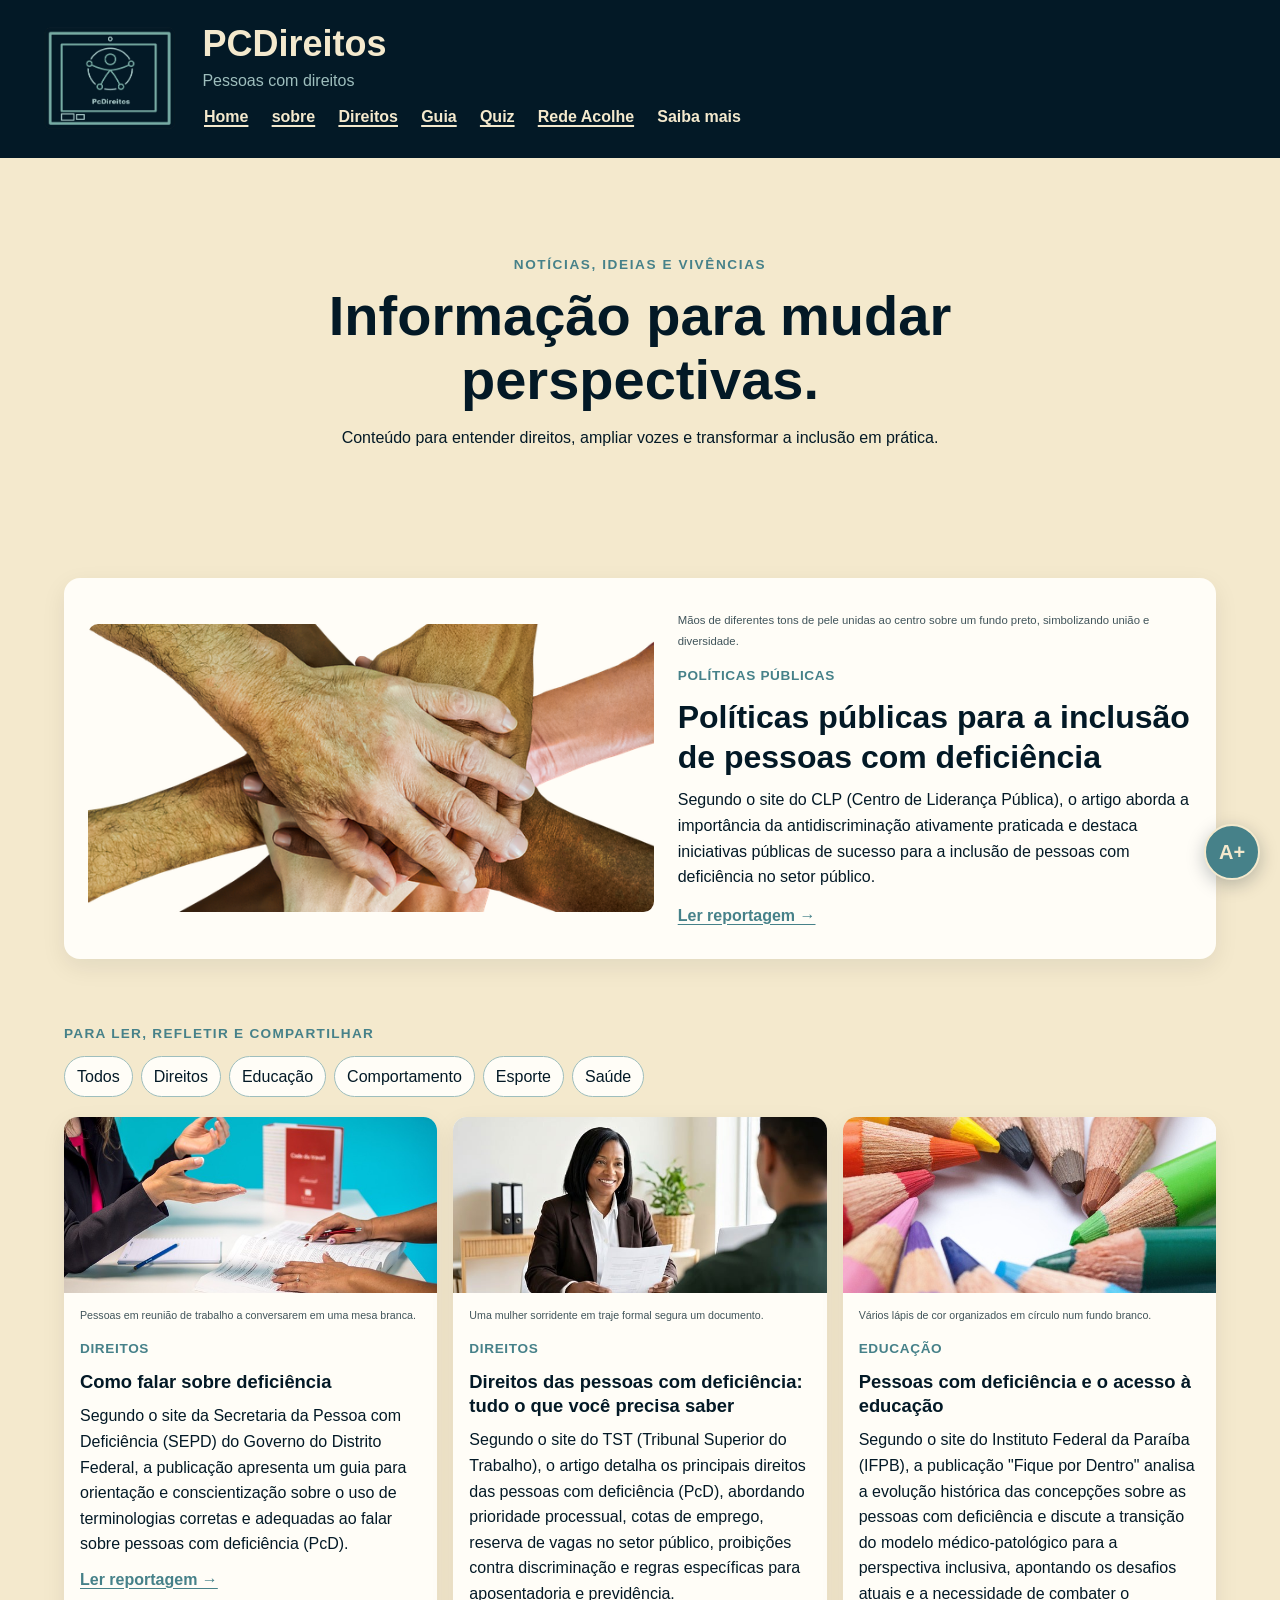
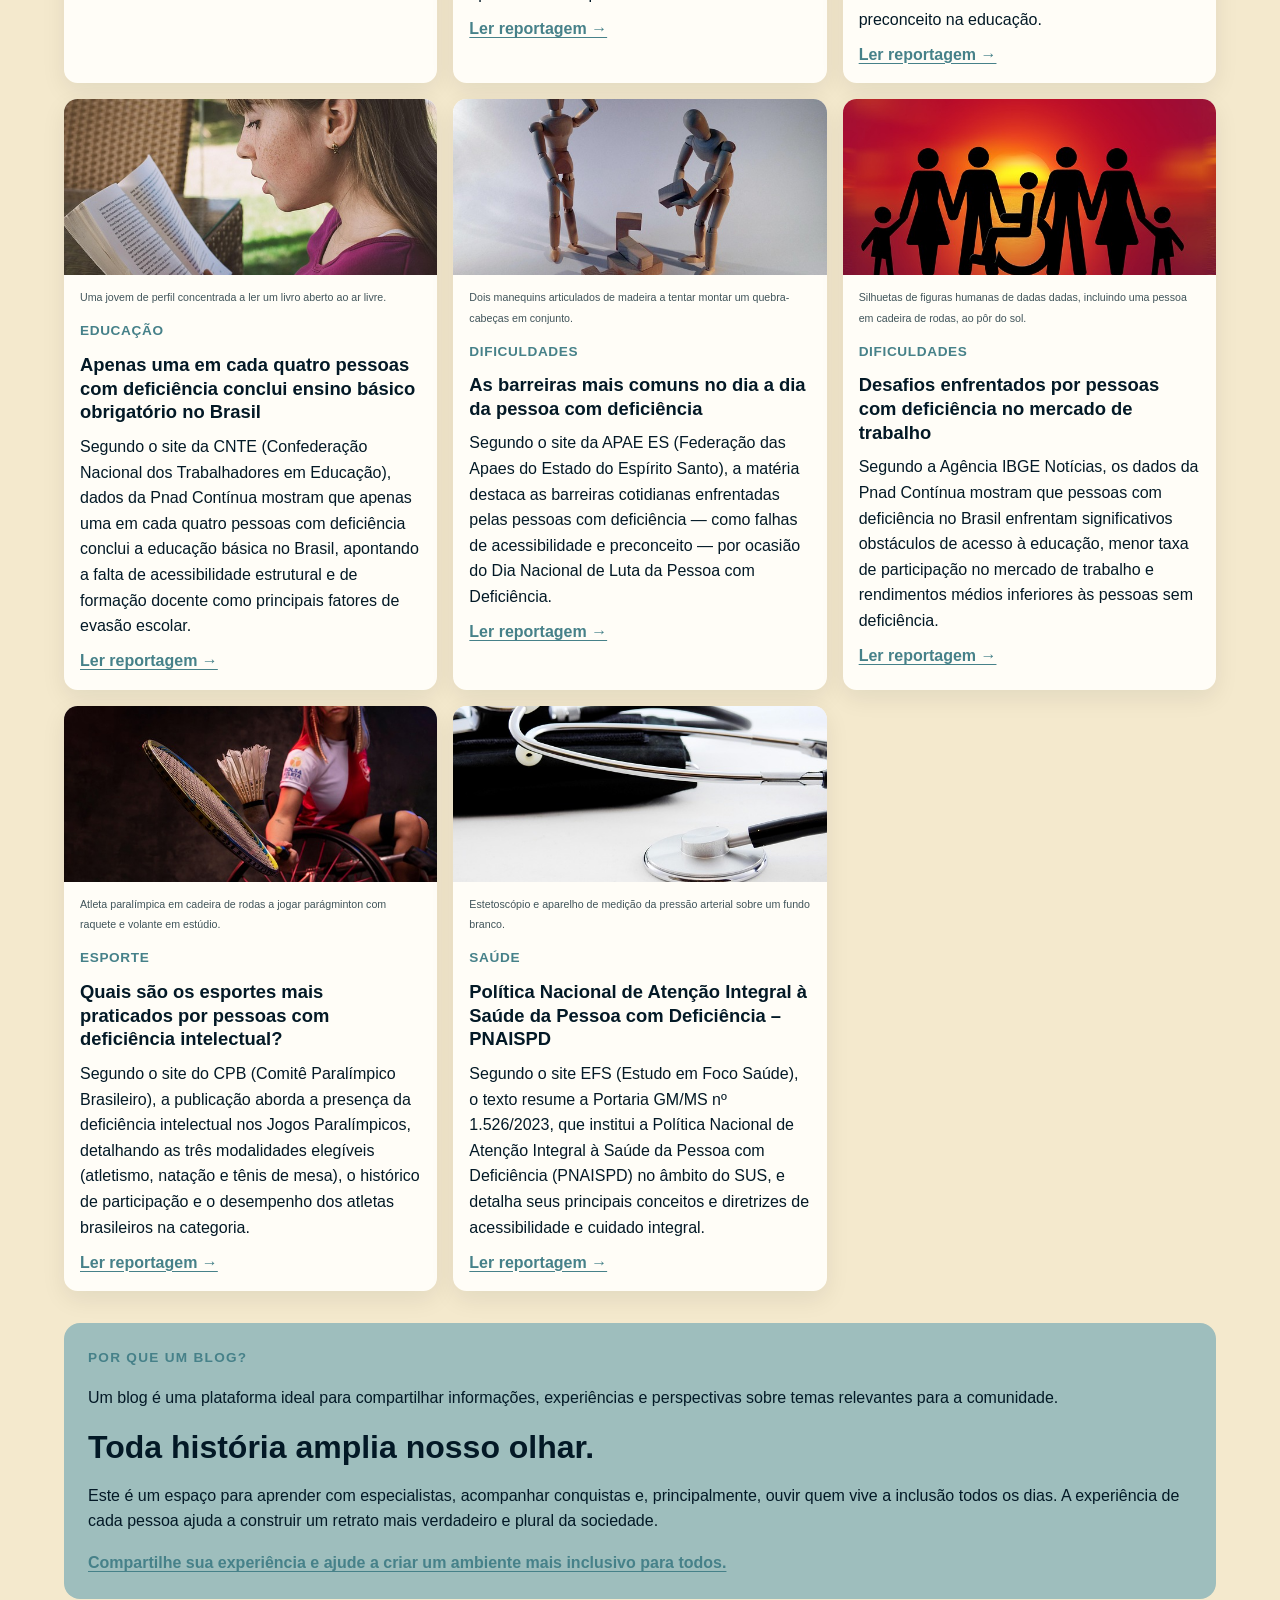
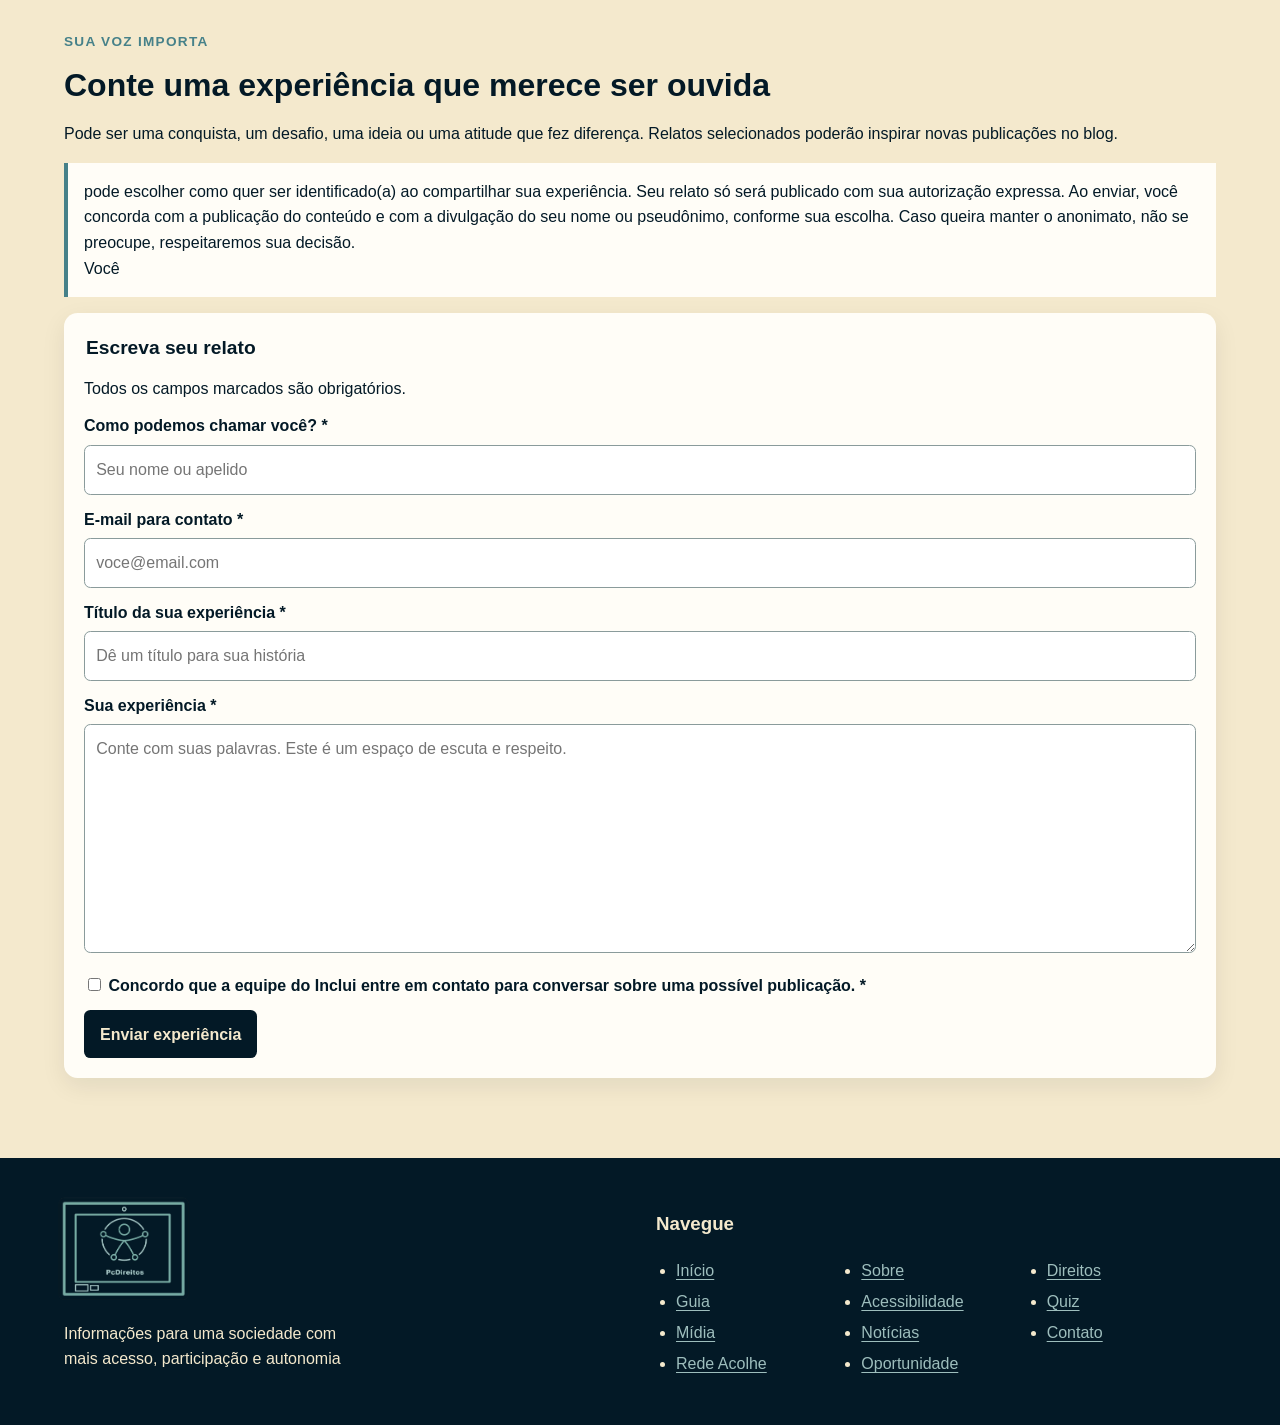
<file: html/noticia.html>
<!DOCTYPE html>
<html lang="pt-br">
<head>
    <meta charset="UTF-8">
    <meta name="viewport" content="width=device-width, initial-scale=1.0">
    <link rel="stylesheet" href="../css/noticia.css">
    <link rel="stylesheet" href="../css/painel.css">
    <title>Notícias - PCDireitos</title>
</head>
<body>
    
        <!--Cabeçalho -->
    <header>
        <img src="../imgs/logo_PCDireitos.jpg" alt="Logo do PCDireitos">
        <h1>PCDireitos</h1>
        <p class="marca-descricao">Pessoas com direitos</p>

        <!--Navegação do cabeçalho-->
        <nav class="navegacao-principal" aria-label="Navegação principal">
            <ul>
                <li><a href="index.html">Home</a></li>
                <li><a href="sobre.html">sobre</a></li>
                <li><a href="projetos.html">Direitos</a></li>
                <li><a href="impacto.html">Guia</a></li>
                <li><a href="quiz.html">Quiz</a></li>
                <li><a href="RedeAcolhe.html">Rede Acolhe</a></li>
                <li>
                    <details>
                        <summary>Saiba mais</summary>
                        <ul>
                            <li><a href="acessibilidade.html">Acessibilidade</a></li>
                            <li><a href="midia.html">Mídia</a></li>
                            <li><a href="noticia.html">Notícias</a></li>
                            <li><a href="contato.html">Contato</a></li>
                            <li><a href="oportunidade.html">Oportunidade</a></li>
                        </ul>
                    </details>
                </li>
            </ul>
        </nav> 
    </header>

    <main>
        <section>
            <p>NOTÍCIAS, IDEIAS E VIVÊNCIAS</p>
            <h1>Informação para mudar perspectivas.</h1>
            <p>Conteúdo para entender direitos, ampliar vozes e transformar a inclusão em prática.</p>
        </section>

        <!--Notícia como capa para o site-->
        <section>
            <article>
                <img src="../imgs/inclusao.png" alt="Mãos de diferentes tons de pele unidas ao centro sobre um fundo preto."> <!--Imagem para a noticia-->
                <p><small>Mãos de diferentes tons de pele unidas ao centro sobre um fundo preto, simbolizando união e diversidade.</small></p>
                <p>POLÍTICAS PÚBLICAS</p>
                <h2>Políticas públicas para a inclusão de pessoas com deficiência</h2>
                <p>Segundo o site do CLP (Centro de Liderança Pública), o artigo aborda a importância da
                    antidiscriminação ativamente praticada e destaca iniciativas públicas de sucesso para a 
                    inclusão de pessoas com deficiência no setor público.</p>
                <p><a href="https://clp.org.br/politicas-publicas-para-a-inclusao-de-pessoas-com-deficiencia/" target="_blank">Ler reportagem →</a></p>
            </article>
        </section>

        <section>
            <p>Para ler, refletir e compartilhar</p>

            <!--Para o usuário achar o que quer-->
            <!--sE ACHAR MUITO COMPLICADO PODE TIRAR(perdão, caps lock), ai só tem que tirar os IDs que iriam puxar para a notícia específica-->
            <nav>
                <ul>
                    <li><a href="#todos">Todos</a></li>
                    <li><a href="#direitos">Direitos</a></li>
                    <li><a href="#educacao">Educação</a></li>
                    <li><a href="#dificuldades">Comportamento</a></li>
                    <li><a href="#esporte">Esporte</a></li>
                    <li><a href="#saude">Saúde</a></li>
                </ul>
            </nav>

            <div id="todos">
                <article id="direitos">
                    <img src="../imgs/falar.jpg" alt="Pessoas em reunião de trabalho a conversarem em uma mesa branca."> <!--Imagem para a noticia-->
                    <p><small>Pessoas em reunião de trabalho a conversarem em uma mesa branca.</small></p>
                    <p><strong>Direitos</strong></p>
                    <h3>Como falar sobre deficiência</h3>
                    <p>Segundo o site da Secretaria da Pessoa com Deficiência (SEPD) do Governo do Distrito 
                        Federal, a publicação apresenta um guia para orientação e conscientização sobre o uso de 
                        terminologias corretas e adequadas ao falar sobre pessoas com deficiência (PcD).</p>
                    <p><a href="https://www.sepd.df.gov.br/saiba-mais" target="_blank">Ler reportagem →</a></p>
                </article>

                <article id="direitos">
                    <img src="../imgs/direitos.jpg" alt="Uma mulher sorridente em traje formal segura um documento."> <!--Imagem para a noticia-->
                    <p><small>Uma mulher sorridente em traje formal segura um documento.</small></p>
                    <p><strong>Direitos</strong></p>
                    <h3>Direitos das pessoas com deficiência: tudo o que você precisa saber</h3>
                    <p>Segundo o site do TST (Tribunal Superior do Trabalho), o artigo detalha os principais direitos das pessoas 
                        com deficiência (PcD), abordando prioridade processual, cotas de emprego, reserva de vagas no setor público, 
                        proibições contra discriminação e regras específicas para aposentadoria e previdência.</p>
                    <p><a href="https://www.tst.jus.br/direitos-das-pessoas-com-deficiencia" target="_blank">Ler reportagem →</a></p>
                </article>

                <article id="educacao">
                    <img src="../imgs/lapis.jpg" alt="Vários lápis de cor organizados em círculo num fundo branco."> <!--Imagem para a noticia-->
                    <p><small>Vários lápis de cor organizados em círculo num fundo branco.</small></p>
                    <p><strong>Educação</strong></p>
                    <h3>Pessoas com deficiência e o acesso à educação</h3>
                    <p>Segundo o site do Instituto Federal da Paraíba (IFPB), a publicação "Fique por Dentro" analisa a evolução 
                        histórica das concepções sobre as pessoas com deficiência e discute a transição do modelo médico-patológico 
                        para a perspectiva inclusiva, apontando os desafios atuais e a necessidade de combater o preconceito na educação.</p>
                    <p><a href="https://www.ifpb.edu.br/assuntos/fique-por-dentro/pessoas-com-deficiencia-e-o-acesso-a-educacao" target="_blank">Ler reportagem →</a></p>
                </article>

                <article id="educacao">
                    <img src="../imgs/meninalendo.jpg" alt="Uma jovem de perfil concentrada a ler um livro aberto ao ar livre."> <!--Imagem para a noticia-->
                    <p><small>Uma jovem de perfil concentrada a ler um livro aberto ao ar livre.</small></p>
                    <p><strong>Educação</strong></p>
                    <h3>Apenas uma em cada quatro pessoas com deficiência conclui ensino básico obrigatório no Brasil</h3>
                    <p>Segundo o site da CNTE (Confederação Nacional dos Trabalhadores em Educação), dados da Pnad Contínua mostram que 
                        apenas uma em cada quatro pessoas com deficiência conclui a educação básica no Brasil, apontando a falta de 
                        acessibilidade estrutural e de formação docente como principais fatores de evasão escolar.</p>
                    <p><a href="https://cnte.org.br/noticias/apenas-uma-em-cada-quatro-pessoas-com-deficiencia-conclui-ensino-basico-obrigatorio-no-brasil-7460" target="_blank">Ler reportagem →</a></p>
                </article>

                <article id="dificuldades">
                    <img src="../imgs/dificuldade.jpg" alt="Dois manequins articulados de madeira a tentar montar um quebra-cabeças em conjunto."> <!--Imagem para a noticia-->
                    <p><small>Dois manequins articulados de madeira a tentar montar um quebra-cabeças em conjunto.</small></p>
                    <p><strong>Dificuldades</strong></p>
                    <h3>As barreiras mais comuns no dia a dia da pessoa com deficiência</h3>
                    <p>Segundo o site da APAE ES (Federação das Apaes do Estado do Espírito Santo), a matéria destaca as barreiras 
                        cotidianas enfrentadas pelas pessoas com deficiência — como falhas de acessibilidade e preconceito — por ocasião 
                        do Dia Nacional de Luta da Pessoa com Deficiência.</p>
                    <p><a href="https://apaees.org.br/noticias/detalhe/as-barreiras-mais-comuns-no-dia-a-dia-da-pessoa-com-deficiencia" target="_blank">Ler reportagem →</a></p>
                </article>

                <article id="dificuldades">
                    <img src="../imgs/faltainclusao.jpg" alt="Silhuetas de figuras humanas de dadas dadas, incluindo uma pessoa em cadeira de rodas, ao pôr do sol."> <!--Imagem para a noticia-->
                    <p><small>Silhuetas de figuras humanas de dadas dadas, incluindo uma pessoa em cadeira de rodas, ao pôr do sol.</small></p>
                    <p><strong>Dificuldades</strong></p>
                    <h3>Desafios enfrentados por pessoas com deficiência no mercado de trabalho</h3>
                    <p>Segundo a Agência IBGE Notícias, os dados da Pnad Contínua mostram que pessoas com deficiência no Brasil enfrentam
                        significativos obstáculos de acesso à educação, menor taxa de participação no mercado de trabalho e rendimentos 
                        médios inferiores às pessoas sem deficiência.</p>
                    <p><a href="https://agenciadenoticias.ibge.gov.br/agencia-noticias/2012-agencia-de-noticias/noticias/37317-pessoas-com-deficiencia-tem-menor-acesso-a-educacao-ao-trabalho-e-a-renda" target="_blank">Ler reportagem →</a></p>
                </article>

                <article id="esporte">
                    <img src="../imgs/esporte.jpg" alt="Atleta paralímpica em cadeira de rodas a jogar parágminton com raquete e volante em estúdio."> <!--Imagem para a noticia-->
                    <p><small>Atleta paralímpica em cadeira de rodas a jogar parágminton com raquete e volante em estúdio.</small></p>
                    <p><strong>Esporte</strong></p>
                    <h3>Quais são os esportes mais praticados por pessoas com deficiência intelectual?</h3>
                    <p>Segundo o site do CPB (Comitê Paralímpico Brasileiro), a publicação aborda a presença da deficiência intelectual 
                        nos Jogos Paralímpicos, detalhando as três modalidades elegíveis (atletismo, natação e tênis de mesa), o histórico 
                        de participação e o desempenho dos atletas brasileiros na categoria.</p>
                    <p><a href="https://cpb.org.br/noticias/quais-sao-os-esportes-mais-praticados-por-pessoas-com-deficiencia-intelectual/" target="_blank">Ler reportagem →</a></p>
                </article>

                <article id="saude">
                    <img src="../imgs/saude.jpg" alt="Estetoscópio e aparelho de medição da pressão arterial sobre um fundo branco."> <!--Imagem para a noticia-->
                    <p><small>Estetoscópio e aparelho de medição da pressão arterial sobre um fundo branco.</small></p>
                    <p><strong>Saúde</strong></p>
                    <h3>Política Nacional de Atenção Integral à Saúde da Pessoa com Deficiência – PNAISPD</h3>
                    <p>Segundo o site EFS (Estudo em Foco Saúde), o texto resume a Portaria GM/MS nº 1.526/2023, que institui a 
                        Política Nacional de Atenção Integral à Saúde da Pessoa com Deficiência (PNAISPD) no âmbito do SUS, e detalha seus 
                        principais conceitos e diretrizes de acessibilidade e cuidado integral.</p>
                    <p><a href="https://estudoemfocosaude.com.br/politica-nacional-de-atencao-integral-a-saude-da-pessoa-com-deficiencia-pnaispd/" target="_blank">Ler reportagem →</a></p>
                </article>

                <!--Caso queira colocar mais notícias-->
                <!--
                <article id="">
                    <img src="#" alt=""> Imagem para a noticia
                    <p><strong></strong></p>
                    <h3></h3>
                    <p></p>
                    <p><a href="" target="_blank">Ler reportagem →</a></p>
                </article>
                --> 
            </div>
        </section>

        <!--se achar desnecessário você pode apagar-->
        <section>
            <p>Por que um blog?</p>
            <p>Um blog é uma plataforma ideal para compartilhar informações, experiências e perspectivas sobre temas relevantes para a comunidade.</p>
            <h2>Toda história amplia nosso olhar.</h2>
            <p>Este é um espaço para aprender com especialistas, acompanhar conquistas e, principalmente, ouvir quem vive a inclusão todos os 
                dias. A experiência de cada pessoa ajuda a construir um retrato mais verdadeiro e plural da sociedade.</p>

            <p><a href="#relato">Compartilhe sua experiência e ajude a criar um ambiente mais inclusivo para todos.</a></p>
        </section>

        <!--se nessa parte do formulário vc conseguir deixar esse texto de um lado e o formulário no outro, como duas colunas-->
        <section id="relato">
            <p>Sua voz importa</p>
            <h2>Conte uma experiência que merece ser ouvida</h2>
            <p>Pode ser uma conquista, um desafio, uma ideia ou uma atitude que fez diferença. Relatos selecionados poderão inspirar
                novas publicações no blog.</p>

            <blockquote>
                <p> pode escolher como quer ser identificado(a) ao compartilhar sua experiência. Seu relato só será publicado com
                sua autorização expressa. Ao enviar, você concorda com a publicação do conteúdo e com a divulgação do seu nome ou pseudônimo, 
                conforme sua escolha. Caso queira manter o anonimato, não se preocupe, respeitaremos sua decisão.</p>Você
            </blockquote>

            <!--Ele fica em um quadrado para fazer uma separação mais organizada-->
            <form method="post">
                <fieldset>
                    <legend>Escreva seu relato</legend>
                    <p>Todos os campos marcados são obrigatórios.</p>

                    <p>
                        <label for="nome">Como podemos chamar você? *</label><br>
                        <input type="text" id="nome" name="nome" placeholder="Seu nome ou apelido" required>
                    </p>

                    <p>
                        <label for="email">E-mail para contato *</label><br>
                        <input type="email" id="email" name="email" placeholder="voce@email.com" required>
                    </p>

                    <p>
                        <label for="titulo">Título da sua experiência *</label><br>
                        <input type="text" id="titulo" name="titulo" placeholder="Dê um título para sua história" size="50" required>
                    </p>

                    <p>
                        <label for="experiencia">Sua experiência *</label><br>
                        <textarea id="experiencia" name="experiencia" rows="8" cols="60"
                        placeholder="Conte com suas palavras. Este é um espaço de escuta e respeito." required></textarea>
                    </p>

                    <p>
                        <input type="checkbox" id="aceite" name="aceite" required>
                        <label for="aceite">Concordo que a equipe do Inclui entre em contato para conversar sobre uma possível publicação. *</label>
                    </p>

                    <p><button type="submit">Enviar experiência</button></p>
                </fieldset>
            </form>
        </section>
    </main>

        <!--Painel acessibilidade-->
    <div id="acesso">
        <button id="abrir" type="button" aria-expanded="false" aria-controls="painel"
          aria-label="Abrir painel de acessibilidade"> A+
        </button>

        <section id="painel" role="dialog" aria-labelledby="titulo" hidden>
            <h2 id="titulo">Acessibilidade</h2>

            <!--Botões de acessibilidade-->
            <div role="group" aria-label="Tamanho do texto">
                <span>Tamanho do texto</span>
                <button type="button" data-acao="fonte-menos" aria-label="Diminuir texto">A−</button>
                <button type="button" data-acao="fonte-mais" aria-label="Aumentar texto">A+</button>

                <!--Botões de acessibilidade visual-->
                <button type="button" data-toggle="alto-contraste" aria-pressed="false">Alto contraste</button>
                <button type="button" data-toggle="escala-cinza" aria-pressed="false">Tons de cinza</button>
                <button type="button" data-toggle="fonte-legivel" aria-pressed="false">Fonte legível</button>
                <button type="button" data-toggle="destacar-links" aria-pressed="false">Destacar links</button>
                <button type="button" data-toggle="espacamento" aria-pressed="false">Mais espaçamento</button>
                <button type="button" data-acao="daltonismo" aria-pressed="false">Modo daltônico: desligado</button>
            </div>

            <!--NOVO: Leitura em voz alta-->
            <div class="grupo-leitura" role="group" aria-label="Leitura em voz alta">
                <span>Leitura em voz alta</span>
                <button type="button" data-acao="ler-pagina" aria-label="Ler a página inteira em voz alta (atalho Alt L)">▶ Ler página</button>
                <button type="button" data-acao="ler-selecao" aria-label="Ler somente o texto selecionado">Ler seleção</button>
                <button type="button" data-acao="pausar" aria-pressed="false" aria-label="Pausar leitura">⏸ Pausar</button>
                <button type="button" data-acao="parar" aria-label="Parar leitura">⏹ Parar</button>
                <button type="button" data-toggle="leitura-foco" aria-pressed="false"
                    aria-label="Ler em voz alta o item sob o mouse ou com foco do teclado">Ler ao passar o mouse / foco</button>
                <label for="velocidade">Velocidade:
                    <input type="range" id="velocidade" min="0.5" max="2" step="0.25" value="1">
                </label>
            </div>

            <button type="button" class="a11y-reset" data-acao="reset" aria-live="polite">Restaurar padrão</button>
        </section>

        <!--Filtros para modo daltônico-->
        <svg aria-hidden="true" focusable="false">
            <defs>
                <filter id="filtro-protanopia">
                    <feColorMatrix type="matrix" values="
                        0.567 0.433 0     0 0
                        0.558 0.442 0     0 0
                        0     0.242 0.758 0 0
                        0     0     0     1 0"/>
                </filter>
                <filter id="filtro-deuteranopia">
                    <feColorMatrix type="matrix" values="
                        0.625 0.375 0   0 0
                        0.7   0.3   0   0 0
                        0     0.3   0.7 0 0
                        0     0     0   1 0"/>
                </filter>
                <filter id="filtro-tritanopia">
                    <feColorMatrix type="matrix" values="
                        0.95 0.05  0     0 0
                        0    0.433 0.567 0 0
                        0    0.475 0.525 0 0
                        0    0     0     1 0"/>
                </filter>
            </defs>
        </svg>
    </div>

    <!--rodapé-->
    <footer>
        <section>
            <img src="../imgs/logo_PCDireitos.jpg" alt="Logo do PCDireitos">
            <p>Informações para uma sociedade com mais acesso, participação e autonomia</p>
        </section>

        <section>
            <h3>Navegue</h3>
            <ul>
                <li><a href="index.html">Início</a></li>
                <li><a href="sobre.html">Sobre</a></li>
                <li><a href="projetos.html">Direitos</a></li>
                <li><a href="impacto.html">Guia</a></li>
                <li><a href="acessibilidade.html">Acessibilidade</a></li>
                <li><a href="quiz.html">Quiz</a></li>
                <li><a href="midia.html">Mídia</a></li>
                <li><a href="noticia.html">Notícias</a></li>
                <li><a href="contato.html">Contato</a></li>
                <li><a href="RedeAcolhe.html">Rede Acolhe</a></li>
                <li><a href="oportunidade.html">Oportunidade</a></li>
            </ul>
        </section>
    </footer>

    <script src="../js/painel.js"></script>
</body>
</html>
</file>
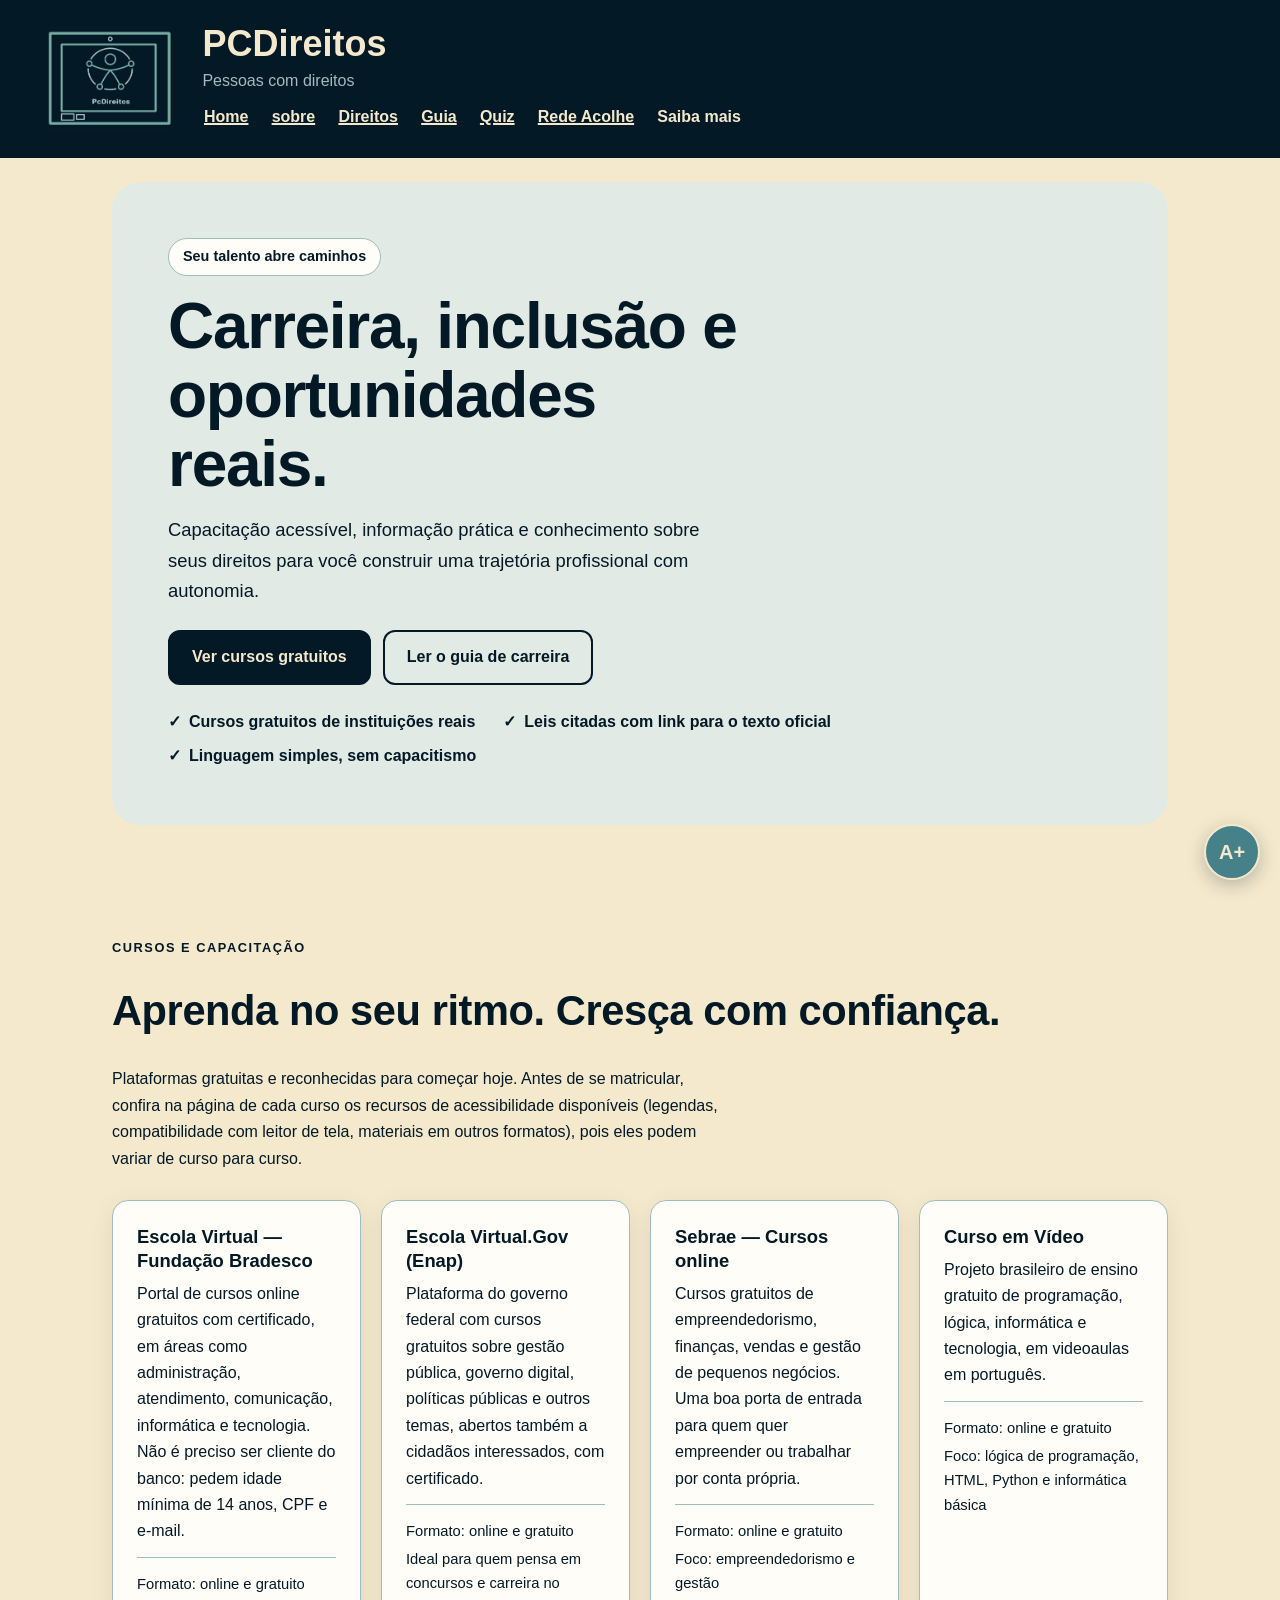
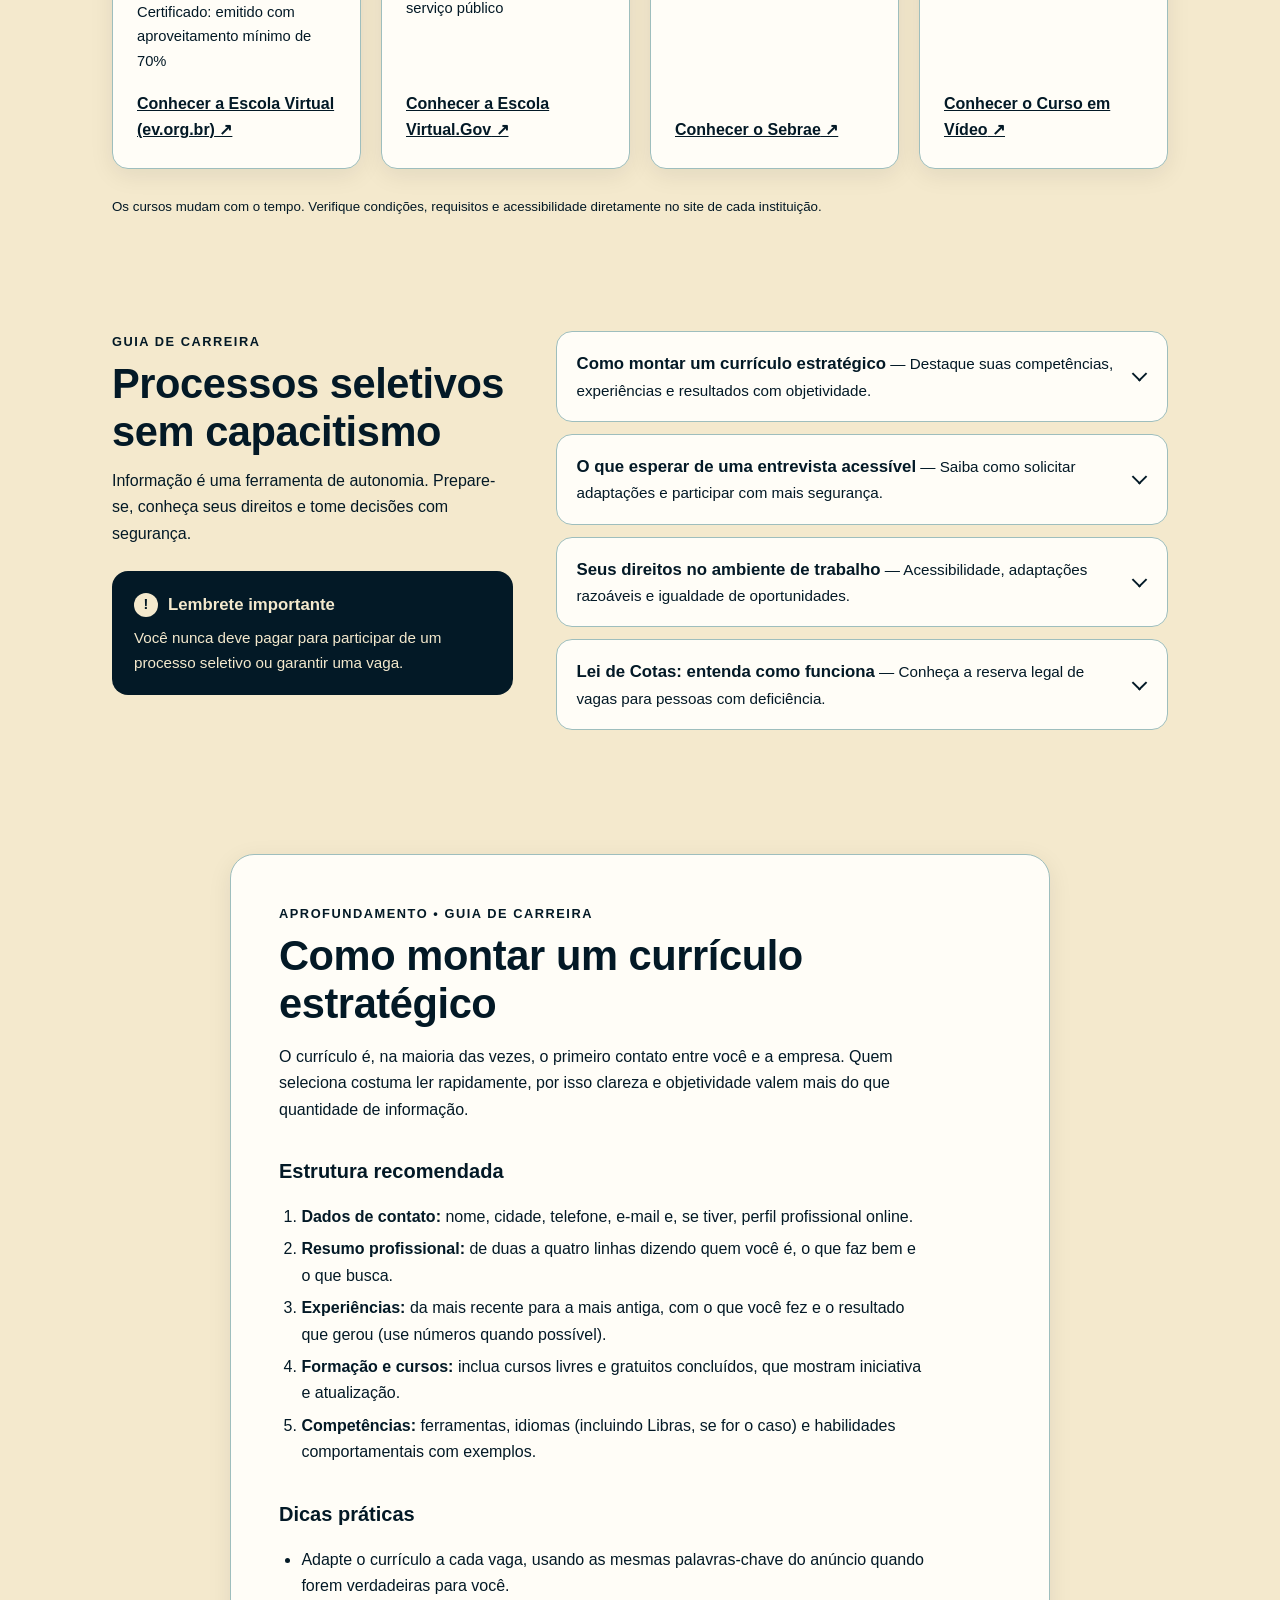
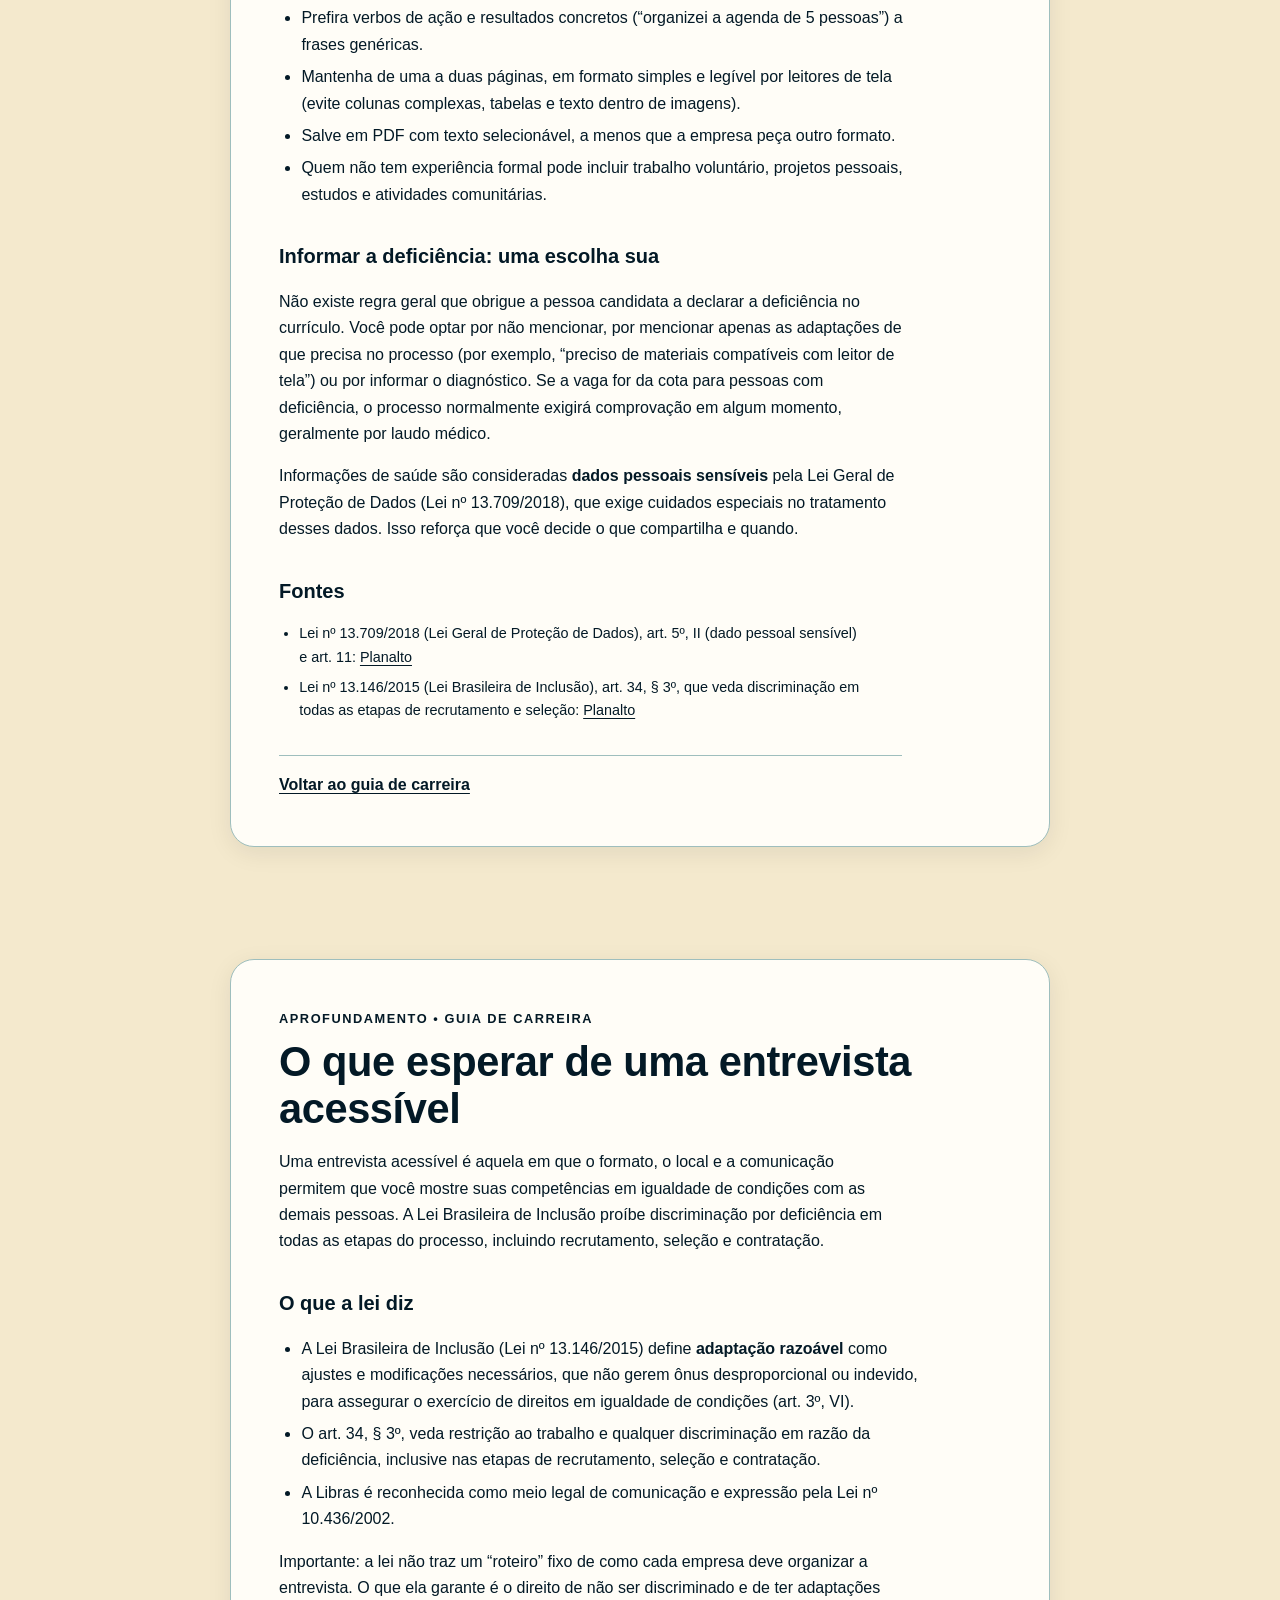
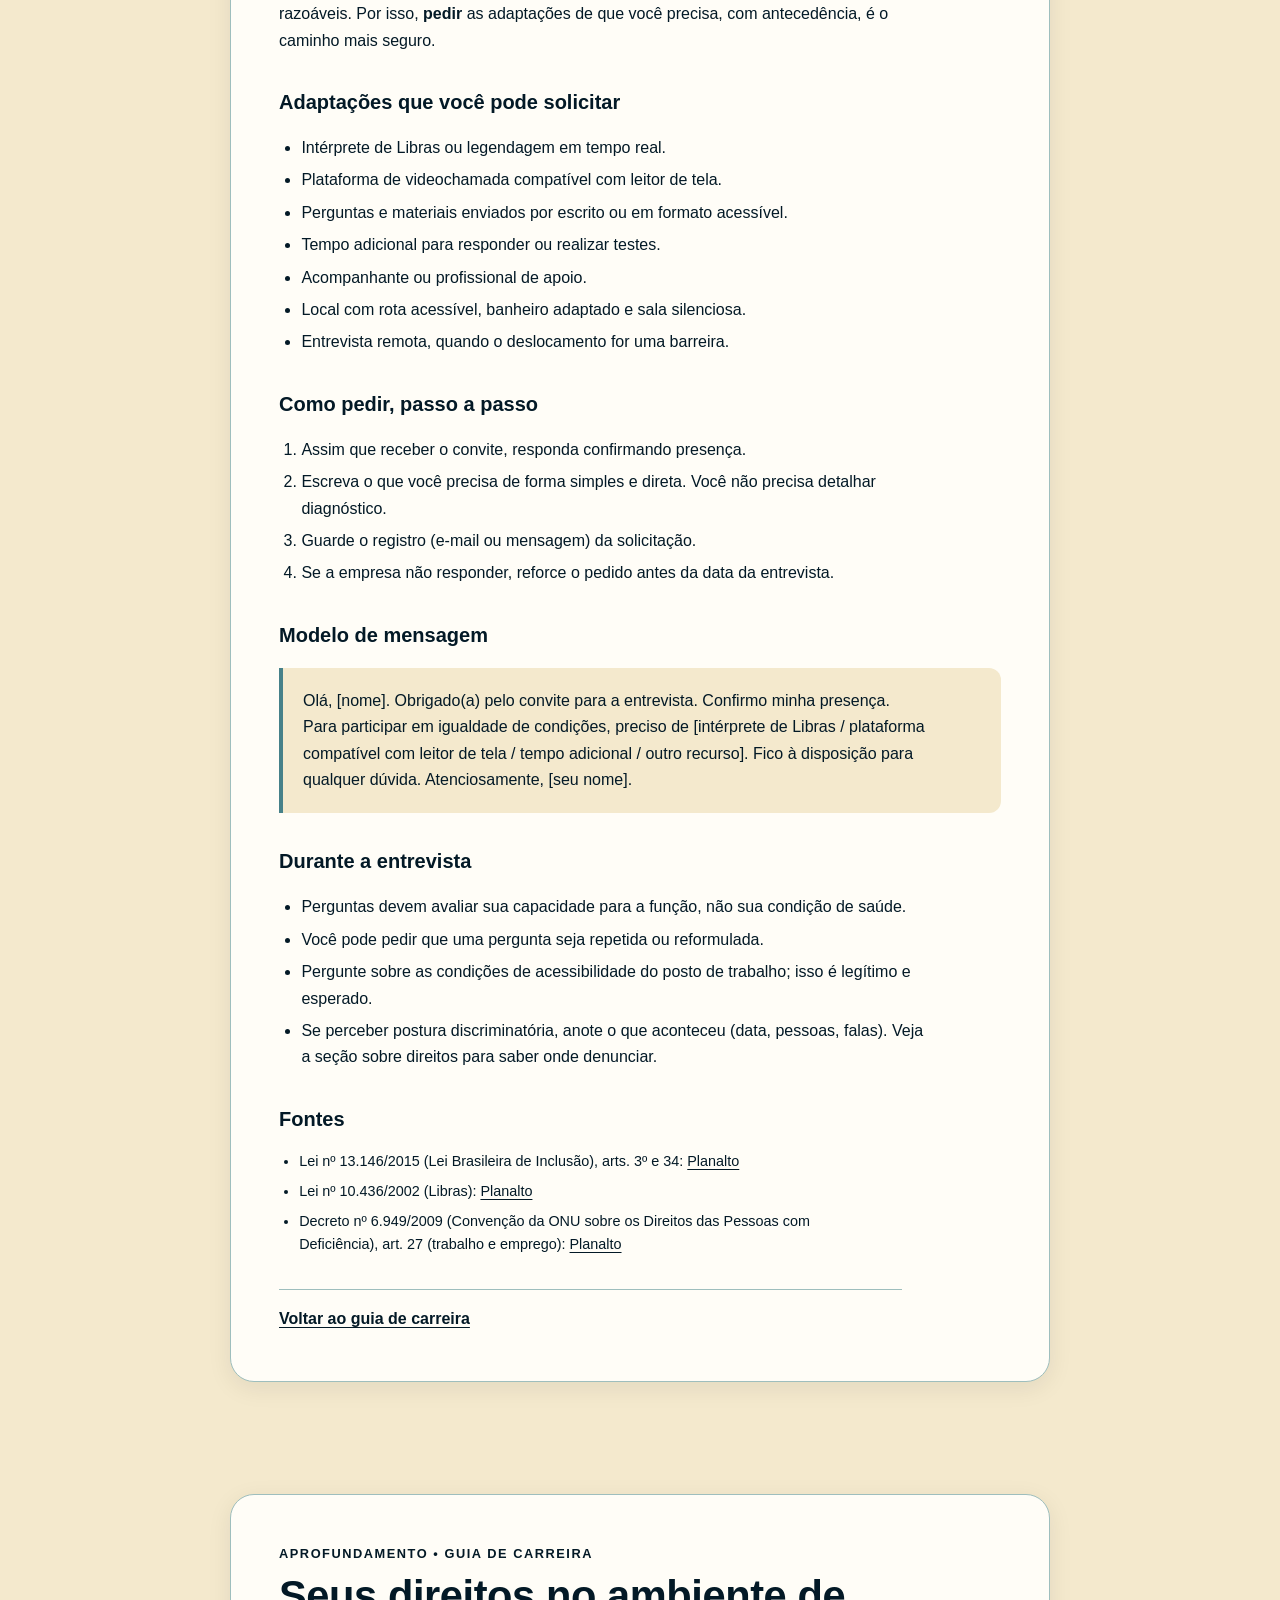
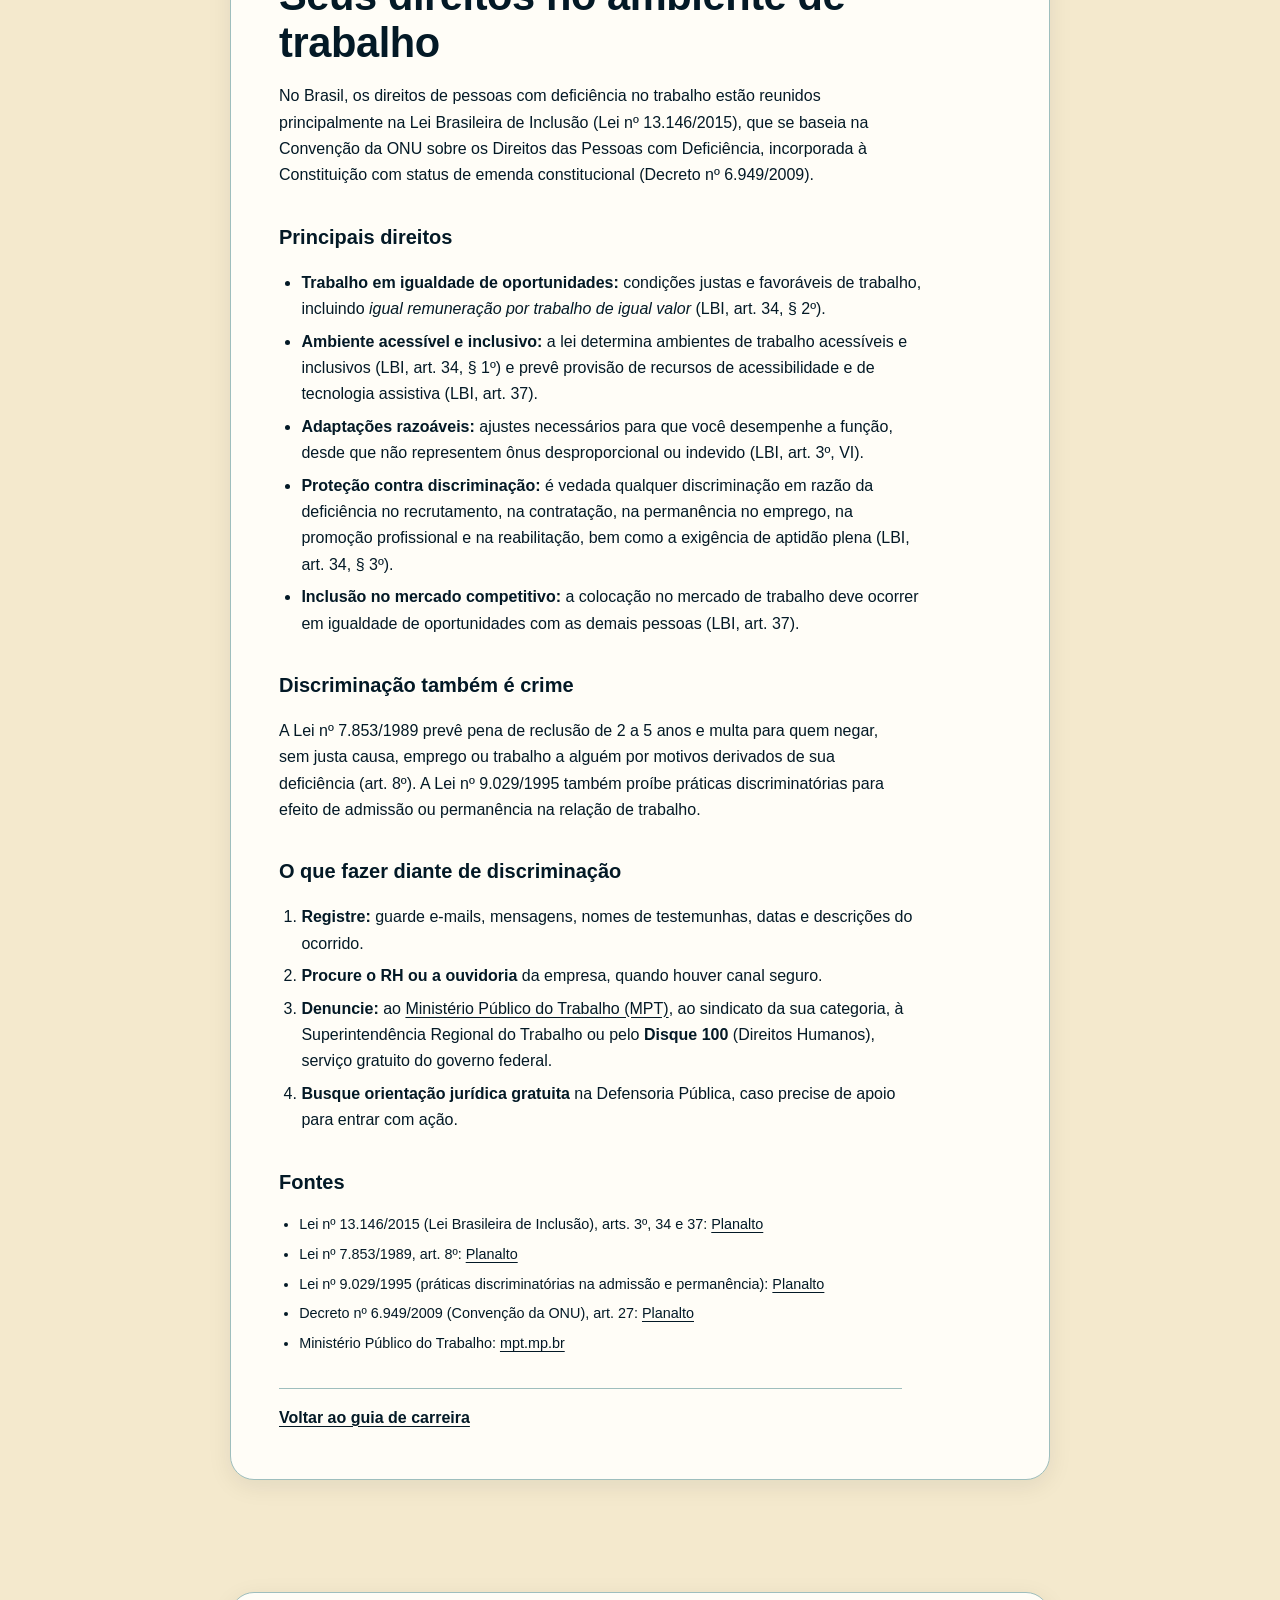
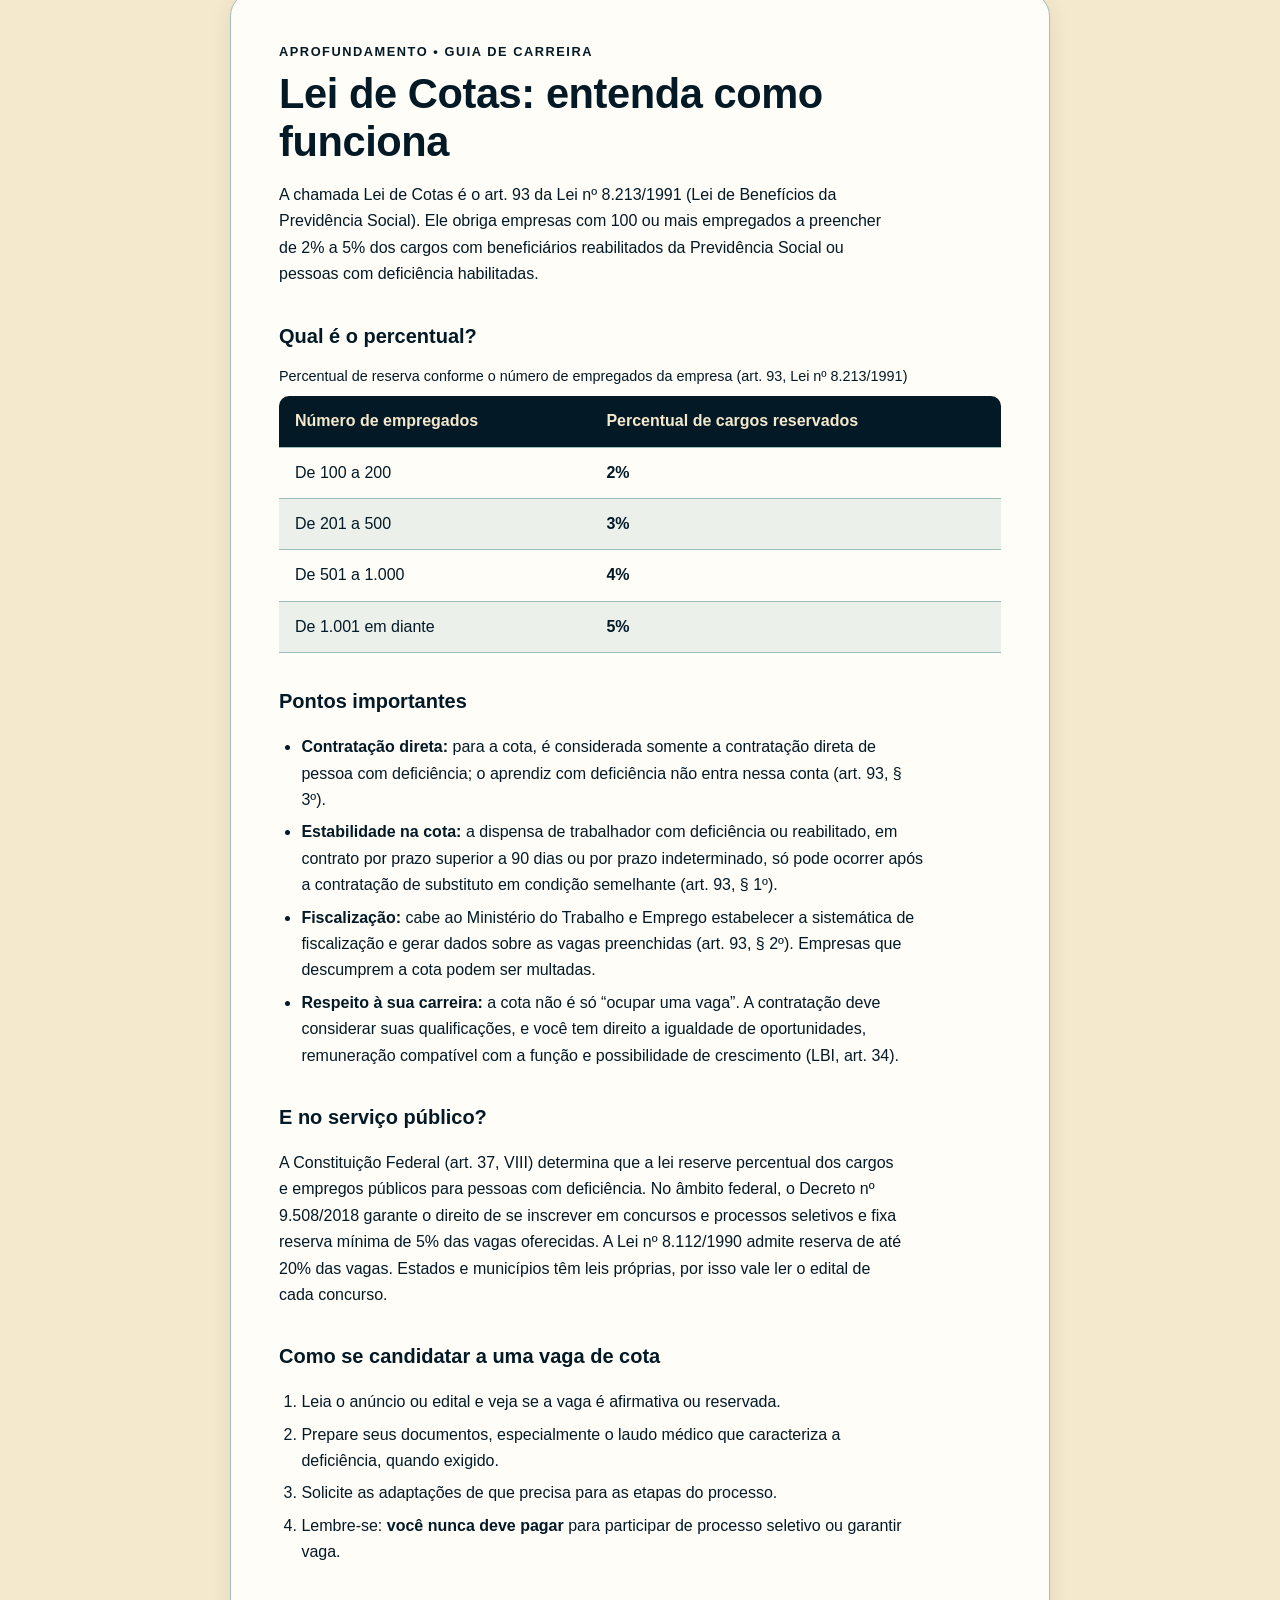
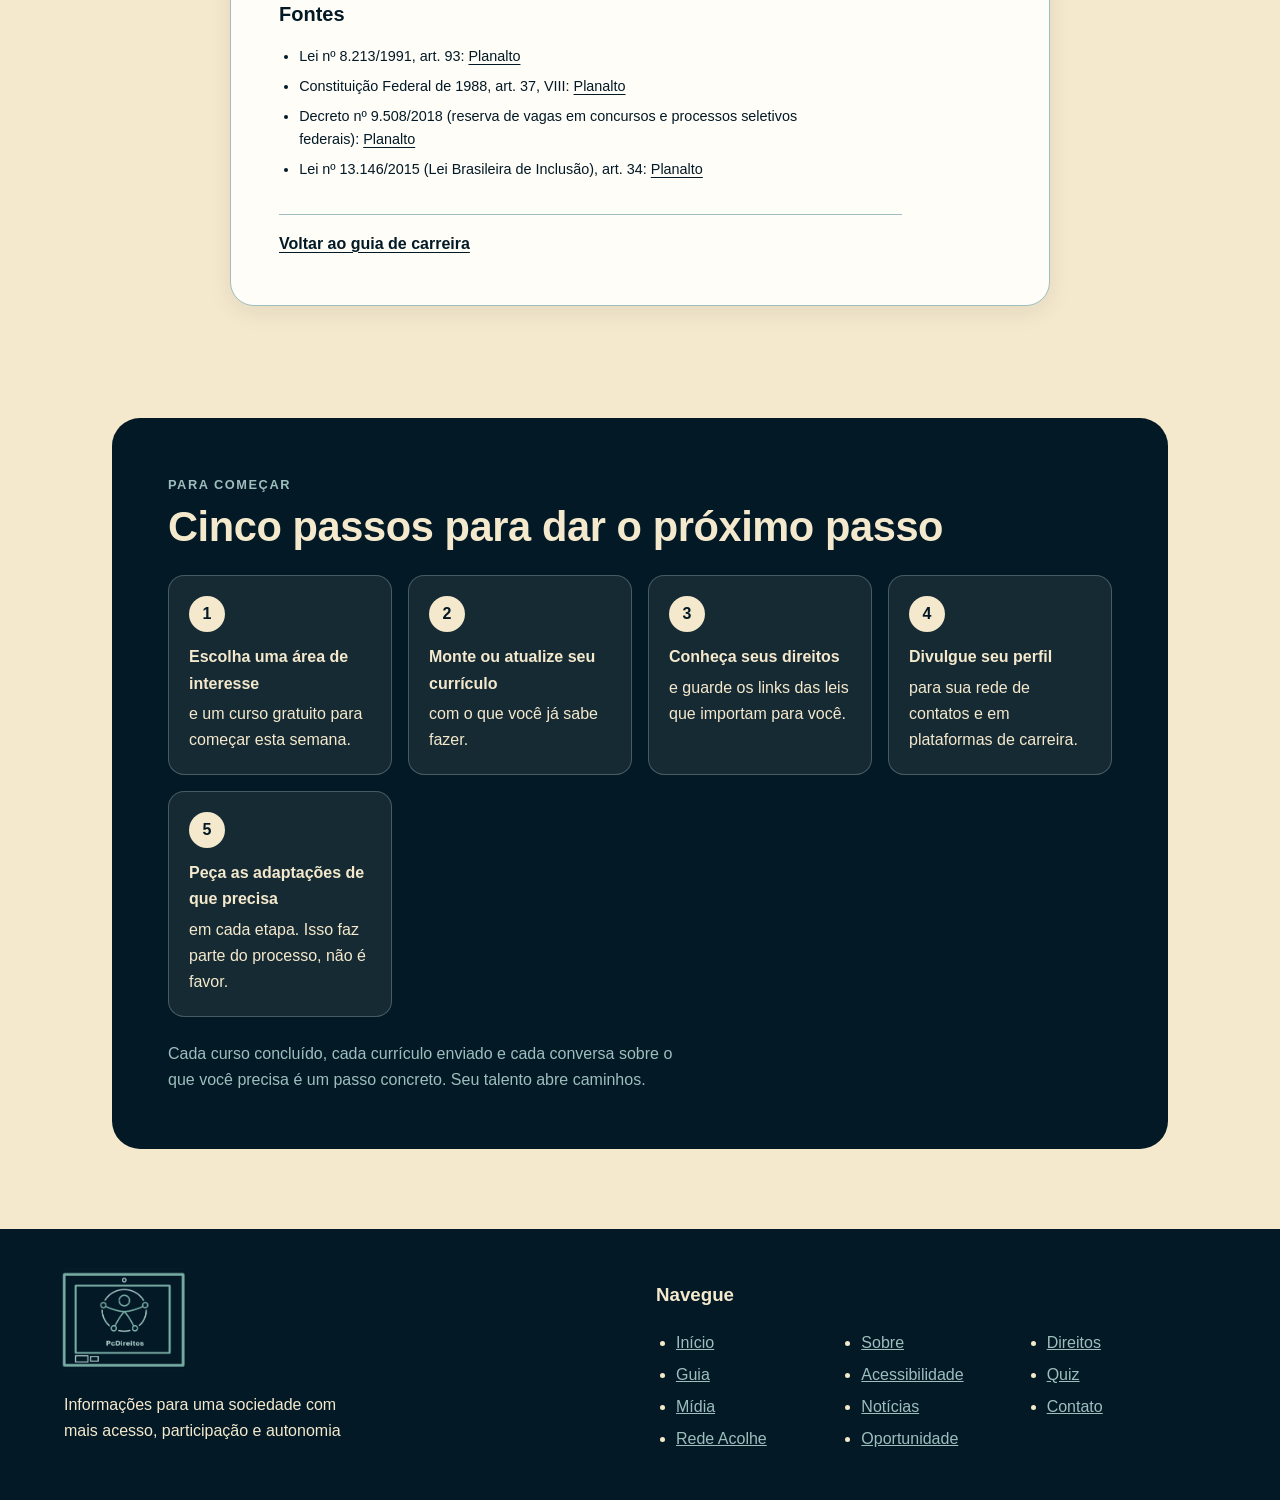
<file: html/oportunidade.html>
<!DOCTYPE html>
<html lang="pt-br">
<head>
    <meta charset="UTF-8">
    <meta name="viewport" content="width=device-width, initial-scale=1.0">
    <link rel="stylesheet" href="../css/oportunidade.css">
    <link rel="stylesheet" href="../css/painel.css">
    <title>Oportunidades - PCDireitos</title>
</head>
<body>
    <!--Cabeçalho-->
    <header>
        <img src="../imgs/logo_PCDireitos.jpg" alt="Logo do PCDireitos">
        <h1>PCDireitos</h1>
        <p class="marca-descricao">Pessoas com direitos</p>

        <!--Navegação do cabeçalho-->
        <nav class="navegacao-principal" aria-label="Navegação principal">
            <ul>
                <li><a href="index.html">Home</a></li>
                <li><a href="sobre.html">sobre</a></li>
                <li><a href="projetos.html">Direitos</a></li>
                <li><a href="impacto.html">Guia</a></li>
                <li><a href="quiz.html">Quiz</a></li>
                <li><a href="RedeAcolhe.html">Rede Acolhe</a></li>
                <li>
                    <details>
                        <summary>Saiba mais</summary>
                        <ul>
                            <li><a href="acessibilidade.html">Acessibilidade</a></li>
                            <li><a href="midia.html">Mídia</a></li>
                            <li><a href="noticia.html">Notícias</a></li>
                            <li><a href="contato.html">Contato</a></li>
                            <li><a href="oportunidade.html">Oportunidade</a></li>
                        </ul>
                    </details>
                </li>
            </ul>
        </nav> 
    </header>

    <!--Conteúdo principal-->
    <main>
        <section id="inicio" aria-labelledby="inicio-titulo">
            <p>Seu talento abre caminhos</p>
            <h1 id="titulo-inicio">Carreira, inclusão e oportunidades reais.</h1>
            <p>Capacitação acessível, informação prática e conhecimento sobre seus direitos
                para você construir uma trajetória profissional com autonomia.</p>
            <p><a href="#cursos">Ver cursos gratuitos</a> | <a href="#guia">Ler o guia de carreira</a></p>
            <ul>
                <li>Cursos gratuitos de instituições reais</li>
                <li>Leis citadas com link para o texto oficial</li>
                <li>Linguagem simples, sem capacitismo</li>
            </ul>
        </section>

        <hr>

        <section id="cursos" aria-labelledby="cursos-titulo">
            <p>Cursos e capacitação</p>
            <h2 id="titulo-cursos">Aprenda no seu ritmo. Cresça com confiança.</h2>
            <p>Plataformas gratuitas e reconhecidas para começar hoje. Antes de se matricular,
                confira na página de cada curso os recursos de acessibilidade disponíveis
                (legendas, compatibilidade com leitor de tela, materiais em outros formatos),
                pois eles podem variar de curso para curso. </p>

            <article>
                <h3>Escola Virtual — Fundação Bradesco</h3>
                <p>Portal de cursos online gratuitos com certificado, em áreas como
                administração, atendimento, comunicação, informática e tecnologia.
                Não é preciso ser cliente do banco: pedem idade mínima de 14 anos, CPF e e-mail.</p>
                <ul>
                    <li>Formato: online e gratuito</li>
                    <li>Certificado: emitido com aproveitamento mínimo de 70%</li>
                </ul>
                <p><a href="https://www.ev.org.br/" target="_blank" rel="noopener noreferrer">Conhecer a Escola Virtual (ev.org.br)</a></p>
            </article>

            <article>
                <h3>Escola Virtual.Gov (Enap)</h3>
                <p>Plataforma do governo federal com cursos gratuitos sobre gestão pública,
                governo digital, políticas públicas e outros temas, abertos também a cidadãos
                interessados, com certificado.</p>
                <ul>
                    <li>Formato: online e gratuito</li>
                    <li>Ideal para quem pensa em concursos e carreira no serviço público</li>
                </ul>
                <p><a href="https://www.escolavirtual.gov.br/" target="_blank" rel="noopener noreferrer">Conhecer a Escola Virtual.Gov</a></p>
            </article>

            <article>
                <h3>Sebrae — Cursos online</h3>
                <p>Cursos gratuitos de empreendedorismo, finanças, vendas e gestão de pequenos negócios.
                Uma boa porta de entrada para quem quer empreender ou trabalhar por conta própria.</p>
                <ul>
                    <li>Formato: online e gratuito</li>
                    <li>Foco: empreendedorismo e gestão</li>
                </ul>
                <p><a href="https://sebrae.com.br/" target="_blank" rel="noopener noreferrer">Conhecer o Sebrae</a></p>
            </article>

            <article>
                <h3>Curso em Vídeo</h3>
                <p>
                Projeto brasileiro de ensino gratuito de programação, lógica, informática e
                tecnologia, em videoaulas em português.
                </p>
                <ul>
                    <li>Formato: online e gratuito</li>
                    <li>Foco: lógica de programação, HTML, Python e informática básica</li>
                </ul>
                <p><a href="https://www.cursoemvideo.com/" target="_blank" rel="noopener noreferrer">Conhecer o Curso em Vídeo</a></p>
            </article>

            <p><small>Os cursos mudam com o tempo. Verifique condições, requisitos e acessibilidade diretamente no site de cada instituição.</small></p>
        </section>

        <hr>

        <section id="guia" aria-labelledby="guia-titulo">
            <p>Guia de carreira</p>
            <h2 id="titulo-guia">Processos seletivos sem capacitismo</h2>
            <p>
                Informação é uma ferramenta de autonomia. Prepare-se, conheça seus direitos
                e tome decisões com segurança.
            </p>

            <aside aria-label="Lembrete importante">
                <h3>Lembrete importante</h3>
                <p>Você nunca deve pagar para participar de um processo seletivo ou garantir uma vaga.</p>
            </aside>

            <h3>Temas do guia</h3>

            <details>
                <summary><strong>Como montar um currículo estratégico</strong> — Destaque suas competências, experiências e resultados com objetividade.</summary>
                <p>
                Comece com um resumo profissional curto, adapte palavras-chave para cada vaga
                e priorize resultados concretos. Informar a deficiência é uma escolha sua —
                você pode mencionar apenas os recursos de acessibilidade necessários para o processo.
                </p>
                <p><a href="#saiba-curriculo">Saiba mais sobre este tema</a></p>
            </details>

            <details>
                <summary><strong>O que esperar de uma entrevista acessível</strong> — Saiba como solicitar adaptações e participar com mais segurança.</summary>
                <p>
                Você pode solicitar intérprete de Libras, plataforma compatível com leitor de tela,
                tempo adicional, acompanhante ou adequação do local, sem que isso prejudique sua avaliação.
                </p>
                <p><a href="#saiba-entrevista">Saiba mais sobre este tema</a></p>
            </details>

            <details>
                <summary><strong>Seus direitos no ambiente de trabalho</strong> — Acessibilidade, adaptações razoáveis e igualdade de oportunidades.</summary>
                <p>
                A pessoa com deficiência tem direito a ambiente acessível, tecnologia assistiva e
                adaptações razoáveis. Salário e oportunidades devem ser equivalentes aos dos
                profissionais na mesma função. Discriminação deve ser registrada e denunciada.
                </p>
                <p><a href="#saiba-direitos">Saiba mais sobre este tema</a></p>
            </details>

            <details>
                <summary><strong>Lei de Cotas: entenda como funciona</strong> — Conheça a reserva legal de vagas para pessoas com deficiência.</summary>
                <p>
                Empresas com 100 ou mais empregados devem reservar de 2% a 5% dos postos para
                pessoas com deficiência ou reabilitadas pelo INSS.
                </p>
                <p><a href="#saiba-cotas">Saiba mais sobre este tema</a></p>
            </details>
        </section>

        <hr>

        <article id="saiba-curriculo" aria-labelledby="titulo-curriculo">
            <p>Aprofundamento • Guia de carreira</p>
            <h2 id="titulo-curriculo">Como montar um currículo estratégico</h2>

            <p>
                O currículo é, na maioria das vezes, o primeiro contato entre você e a empresa.
                Quem seleciona costuma ler rapidamente, por isso clareza e objetividade valem mais
                do que quantidade de informação.
            </p>

            <h3>Estrutura recomendada</h3>
            <ol>
                <li><strong>Dados de contato:</strong> nome, cidade, telefone, e-mail e, se tiver, perfil profissional online.</li>
                <li><strong>Resumo profissional:</strong> de duas a quatro linhas dizendo quem você é, o que faz bem e o que busca.</li>
                <li><strong>Experiências:</strong> da mais recente para a mais antiga, com o que você fez e o resultado que gerou (use números quando possível).</li>
                <li><strong>Formação e cursos:</strong> inclua cursos livres e gratuitos concluídos, que mostram iniciativa e atualização.</li>
                <li><strong>Competências:</strong> ferramentas, idiomas (incluindo Libras, se for o caso) e habilidades comportamentais com exemplos.</li>
            </ol>

            <h3>Dicas práticas</h3>
            <ul>
                <li>Adapte o currículo a cada vaga, usando as mesmas palavras-chave do anúncio quando forem verdadeiras para você.</li>
                <li>Prefira verbos de ação e resultados concretos (&ldquo;organizei a agenda de 5 pessoas&rdquo;) a frases genéricas.</li>
                <li>Mantenha de uma a duas páginas, em formato simples e legível por leitores de tela (evite colunas complexas, tabelas e texto dentro de imagens).</li>
                <li>Salve em PDF com texto selecionável, a menos que a empresa peça outro formato.</li>
                <li>Quem não tem experiência formal pode incluir trabalho voluntário, projetos pessoais, estudos e atividades comunitárias.</li>
            </ul>

            <h3>Informar a deficiência: uma escolha sua</h3>
            <p>
                Não existe regra geral que obrigue a pessoa candidata a declarar a deficiência no currículo.
                Você pode optar por não mencionar, por mencionar apenas as adaptações de que precisa
                no processo (por exemplo, &ldquo;preciso de materiais compatíveis com leitor de tela&rdquo;) ou por
                informar o diagnóstico. Se a vaga for da cota para pessoas com deficiência, o processo
                normalmente exigirá comprovação em algum momento, geralmente por laudo médico.
            </p>
            <p>
                Informações de saúde são consideradas <strong>dados pessoais sensíveis</strong> pela
                Lei Geral de Proteção de Dados (Lei nº 13.709/2018), que exige cuidados especiais
                no tratamento desses dados. Isso reforça que você decide o que compartilha e quando.
            </p>

            <h3>Fontes</h3>
            <ul>
                <li>
                Lei nº 13.709/2018 (Lei Geral de Proteção de Dados), art. 5º, II (dado pessoal sensível) e art. 11:
                <a href="https://www.planalto.gov.br/ccivil_03/_ato2015-2018/2018/lei/l13709.htm" target="_blank" rel="noopener noreferrer">Planalto</a>
                </li>
                <li>
                Lei nº 13.146/2015 (Lei Brasileira de Inclusão), art. 34, § 3º, que veda discriminação em todas as etapas de recrutamento e seleção:
                <a href="https://www.planalto.gov.br/ccivil_03/_ato2015-2018/2015/lei/l13146.htm" target="_blank" rel="noopener noreferrer">Planalto</a>
                </li>
            </ul>

            <p><a href="#guia">Voltar ao guia de carreira</a></p>
        </article>

        <hr>

        <article id="saiba-entrevista" aria-labelledby="titulo-entrevista">
            <p>Aprofundamento • Guia de carreira</p>
            <h2 id="titulo-entrevista">O que esperar de uma entrevista acessível</h2>

            <p>
                Uma entrevista acessível é aquela em que o formato, o local e a comunicação
                permitem que você mostre suas competências em igualdade de condições com as demais pessoas.
                A Lei Brasileira de Inclusão proíbe discriminação por deficiência em todas as etapas
                do processo, incluindo recrutamento, seleção e contratação.
            </p>

            <h3>O que a lei diz</h3>
            <ul>
                <li>
                A Lei Brasileira de Inclusão (Lei nº 13.146/2015) define <strong>adaptação razoável</strong>
                como ajustes e modificações necessários, que não gerem ônus desproporcional ou indevido,
                para assegurar o exercício de direitos em igualdade de condições (art. 3º, VI).
                </li>
                <li>
                O art. 34, § 3º, veda restrição ao trabalho e qualquer discriminação em razão da deficiência,
                inclusive nas etapas de recrutamento, seleção e contratação.
                </li>
                <li>
                A Libras é reconhecida como meio legal de comunicação e expressão pela Lei nº 10.436/2002.
                </li>
            </ul>
            <p>
                Importante: a lei não traz um &ldquo;roteiro&rdquo; fixo de como cada empresa deve organizar a entrevista.
                O que ela garante é o direito de não ser discriminado e de ter adaptações razoáveis.
                Por isso, <strong>pedir</strong> as adaptações de que você precisa, com antecedência, é o caminho mais seguro.
            </p>

            <h3>Adaptações que você pode solicitar</h3>
            <ul>
                <li>Intérprete de Libras ou legendagem em tempo real.</li>
                <li>Plataforma de videochamada compatível com leitor de tela.</li>
                <li>Perguntas e materiais enviados por escrito ou em formato acessível.</li>
                <li>Tempo adicional para responder ou realizar testes.</li>
                <li>Acompanhante ou profissional de apoio.</li>
                <li>Local com rota acessível, banheiro adaptado e sala silenciosa.</li>
                <li>Entrevista remota, quando o deslocamento for uma barreira.</li>
            </ul>

            <h3>Como pedir, passo a passo</h3>
            <ol>
                <li>Assim que receber o convite, responda confirmando presença.</li>
                <li>Escreva o que você precisa de forma simples e direta. Você não precisa detalhar diagnóstico.</li>
                <li>Guarde o registro (e-mail ou mensagem) da solicitação.</li>
                <li>Se a empresa não responder, reforce o pedido antes da data da entrevista.</li>
            </ol>

            <h3>Modelo de mensagem</h3>
            <blockquote>
                <p>
                Olá, [nome]. Obrigado(a) pelo convite para a entrevista. Confirmo minha presença.
                Para participar em igualdade de condições, preciso de [intérprete de Libras /
                plataforma compatível com leitor de tela / tempo adicional / outro recurso].
                Fico à disposição para qualquer dúvida. Atenciosamente, [seu nome].
                </p>
            </blockquote>

            <h3>Durante a entrevista</h3>
            <ul>
                <li>Perguntas devem avaliar sua capacidade para a função, não sua condição de saúde.</li>
                <li>Você pode pedir que uma pergunta seja repetida ou reformulada.</li>
                <li>Pergunte sobre as condições de acessibilidade do posto de trabalho; isso é legítimo e esperado.</li>
                <li>Se perceber postura discriminatória, anote o que aconteceu (data, pessoas, falas). Veja a seção sobre direitos para saber onde denunciar.</li>
            </ul>

            <h3>Fontes</h3>
            <ul>
                <li>
                Lei nº 13.146/2015 (Lei Brasileira de Inclusão), arts. 3º e 34:
                <a href="https://www.planalto.gov.br/ccivil_03/_ato2015-2018/2015/lei/l13146.htm" target="_blank" rel="noopener noreferrer">Planalto</a>
                </li>
                <li>
                Lei nº 10.436/2002 (Libras):
                <a href="https://www.planalto.gov.br/ccivil_03/leis/2002/l10436.htm" target="_blank" rel="noopener noreferrer">Planalto</a>
                </li>
                <li>
                Decreto nº 6.949/2009 (Convenção da ONU sobre os Direitos das Pessoas com Deficiência), art. 27 (trabalho e emprego):
                <a href="https://www.planalto.gov.br/ccivil_03/_ato2007-2010/2009/decreto/d6949.htm" target="_blank" rel="noopener noreferrer">Planalto</a>
                </li>
            </ul>

            <p><a href="#guia">Voltar ao guia de carreira</a></p>
        </article>

            <hr>

        <article id="saiba-direitos" aria-labelledby="titulo-direitos">
            <p>Aprofundamento • Guia de carreira</p>
            <h2 id="titulo-direitos">Seus direitos no ambiente de trabalho</h2>

            <p>
                No Brasil, os direitos de pessoas com deficiência no trabalho estão reunidos principalmente
                na Lei Brasileira de Inclusão (Lei nº 13.146/2015), que se baseia na Convenção da ONU sobre os
                Direitos das Pessoas com Deficiência, incorporada à Constituição com status de emenda constitucional
                (Decreto nº 6.949/2009).
            </p>

            <h3>Principais direitos</h3>
            <ul>
                <li>
                <strong>Trabalho em igualdade de oportunidades:</strong> condições justas e favoráveis de trabalho,
                incluindo <em>igual remuneração por trabalho de igual valor</em> (LBI, art. 34, § 2º).
                </li>
                <li>
                <strong>Ambiente acessível e inclusivo:</strong> a lei determina ambientes de trabalho acessíveis
                e inclusivos (LBI, art. 34, § 1º) e prevê provisão de recursos de acessibilidade e de
                tecnologia assistiva (LBI, art. 37).
                </li>
                <li>
                <strong>Adaptações razoáveis:</strong> ajustes necessários para que você desempenhe a função,
                desde que não representem ônus desproporcional ou indevido (LBI, art. 3º, VI).
                </li>
                <li>
                <strong>Proteção contra discriminação:</strong> é vedada qualquer discriminação em razão da deficiência
                no recrutamento, na contratação, na permanência no emprego, na promoção profissional e na
                reabilitação, bem como a exigência de aptidão plena (LBI, art. 34, § 3º).
                </li>
                <li>
                <strong>Inclusão no mercado competitivo:</strong> a colocação no mercado de trabalho deve ocorrer
                em igualdade de oportunidades com as demais pessoas (LBI, art. 37).
                </li>
            </ul>

            <h3>Discriminação também é crime</h3>
            <p>
                A Lei nº 7.853/1989 prevê pena de reclusão de 2 a 5 anos e multa para quem negar, sem justa causa,
                emprego ou trabalho a alguém por motivos derivados de sua deficiência (art. 8º). A Lei nº 9.029/1995
                também proíbe práticas discriminatórias para efeito de admissão ou permanência na relação de trabalho.
            </p>

            <h3>O que fazer diante de discriminação</h3>
            <ol>
                <li><strong>Registre:</strong> guarde e-mails, mensagens, nomes de testemunhas, datas e descrições do ocorrido.</li>
                <li><strong>Procure o RH ou a ouvidoria</strong> da empresa, quando houver canal seguro.</li>
                <li>
                <strong>Denuncie:</strong> ao <a href="https://www.mpt.mp.br/" target="_blank" rel="noopener noreferrer">Ministério Público do Trabalho (MPT)</a>,
                ao sindicato da sua categoria, à Superintendência Regional do Trabalho ou pelo
                <strong>Disque 100</strong> (Direitos Humanos), serviço gratuito do governo federal.
                </li>
                <li><strong>Busque orientação jurídica gratuita</strong> na Defensoria Pública, caso precise de apoio para entrar com ação.</li>
            </ol>

            <h3>Fontes</h3>
            <ul>
                <li>
                Lei nº 13.146/2015 (Lei Brasileira de Inclusão), arts. 3º, 34 e 37:
                <a href="https://www.planalto.gov.br/ccivil_03/_ato2015-2018/2015/lei/l13146.htm" target="_blank" rel="noopener noreferrer">Planalto</a>
                </li>
                <li>
                Lei nº 7.853/1989, art. 8º:
                <a href="https://www.planalto.gov.br/ccivil_03/leis/l7853.htm" target="_blank" rel="noopener noreferrer">Planalto</a>
                </li>
                <li>
                Lei nº 9.029/1995 (práticas discriminatórias na admissão e permanência):
                <a href="https://www.planalto.gov.br/ccivil_03/leis/l9029.htm" target="_blank" rel="noopener noreferrer">Planalto</a>
                </li>
                <li>
                Decreto nº 6.949/2009 (Convenção da ONU), art. 27:
                <a href="https://www.planalto.gov.br/ccivil_03/_ato2007-2010/2009/decreto/d6949.htm" target="_blank" rel="noopener noreferrer">Planalto</a>
                </li>
                <li>
                Ministério Público do Trabalho:
                <a href="https://www.mpt.mp.br/" target="_blank" rel="noopener noreferrer">mpt.mp.br</a>
                </li>
            </ul>

            <p><a href="#guia">Voltar ao guia de carreira</a></p>
        </article>

        <hr>

        <article id="saiba-cotas" aria-labelledby="titulo-cotas">
            <p>Aprofundamento • Guia de carreira</p>
            <h2 id="titulo-cotas">Lei de Cotas: entenda como funciona</h2>

            <p>A chamada Lei de Cotas é o art. 93 da Lei nº 8.213/1991 (Lei de Benefícios da Previdência Social).
                Ele obriga empresas com 100 ou mais empregados a preencher de 2% a 5% dos cargos com
                beneficiários reabilitados da Previdência Social ou pessoas com deficiência habilitadas.</p>

            <h3>Qual é o percentual?</h3>
            <table>
                <caption>Percentual de reserva conforme o número de empregados da empresa (art. 93, Lei nº 8.213/1991)</caption>
                <thead>
                <tr>
                    <th scope="col">Número de empregados</th>
                    <th scope="col">Percentual de cargos reservados</th>
                </tr>
                </thead>
                <tbody>
                <tr><td>De 100 a 200</td><td>2%</td></tr>
                <tr><td>De 201 a 500</td><td>3%</td></tr>
                <tr><td>De 501 a 1.000</td><td>4%</td></tr>
                <tr><td>De 1.001 em diante</td><td>5%</td></tr>
                </tbody>
            </table>

            <h3>Pontos importantes</h3>
            <ul>
                <li><strong>Contratação direta:</strong> para a cota, é considerada somente a contratação direta de pessoa
                com deficiência; o aprendiz com deficiência não entra nessa conta (art. 93, § 3º).</li>

                <li><strong>Estabilidade na cota:</strong> a dispensa de trabalhador com deficiência ou reabilitado, em
                contrato por prazo superior a 90 dias ou por prazo indeterminado, só pode ocorrer após a contratação
                de substituto em condição semelhante (art. 93, § 1º).</li>

                <li><strong>Fiscalização:</strong> cabe ao Ministério do Trabalho e Emprego estabelecer a sistemática de
                fiscalização e gerar dados sobre as vagas preenchidas (art. 93, § 2º). Empresas que descumprem a
                cota podem ser multadas.</li>

                <li><strong>Respeito à sua carreira:</strong> a cota não é só &ldquo;ocupar uma vaga&rdquo;. A contratação deve
                considerar suas qualificações, e você tem direito a igualdade de oportunidades, remuneração
                compatível com a função e possibilidade de crescimento (LBI, art. 34).</li>
            </ul>

            <h3>E no serviço público?</h3>
            <p>A Constituição Federal (art. 37, VIII) determina que a lei reserve percentual dos cargos e empregos
                públicos para pessoas com deficiência. No âmbito federal, o Decreto nº 9.508/2018 garante o direito de
                se inscrever em concursos e processos seletivos e fixa reserva mínima de 5% das vagas oferecidas.
                A Lei nº 8.112/1990 admite reserva de até 20% das vagas. Estados e municípios têm leis próprias,
                por isso vale ler o edital de cada concurso.</p>

            <h3>Como se candidatar a uma vaga de cota</h3>
            <ol>
                <li>Leia o anúncio ou edital e veja se a vaga é afirmativa ou reservada.</li>
                <li>Prepare seus documentos, especialmente o laudo médico que caracteriza a deficiência, quando exigido.</li>
                <li>Solicite as adaptações de que precisa para as etapas do processo.</li>
                <li>Lembre-se: <strong>você nunca deve pagar</strong> para participar de processo seletivo ou garantir vaga.</li>
            </ol>

            <h3>Fontes</h3>
            <ul>
                <li>
                Lei nº 8.213/1991, art. 93:
                <a href="https://www.planalto.gov.br/ccivil_03/leis/l8213cons.htm" target="_blank" rel="noopener noreferrer">Planalto</a>
                </li>
                <li>
                Constituição Federal de 1988, art. 37, VIII:
                <a href="https://www.planalto.gov.br/ccivil_03/constituicao/constituicao.htm" target="_blank" rel="noopener noreferrer">Planalto</a>
                </li>
                <li>
                Decreto nº 9.508/2018 (reserva de vagas em concursos e processos seletivos federais):
                <a href="https://www.planalto.gov.br/ccivil_03/_ato2015-2018/2018/decreto/d9508.htm" target="_blank" rel="noopener noreferrer">Planalto</a>
                </li>
                <li>
                Lei nº 13.146/2015 (Lei Brasileira de Inclusão), art. 34:
                <a href="https://www.planalto.gov.br/ccivil_03/_ato2015-2018/2015/lei/l13146.htm" target="_blank" rel="noopener noreferrer">Planalto</a>
                </li>
            </ul>

            <p><a href="#guia">Voltar ao guia de carreira</a></p>
        </article>

        <hr>

        <section id="primeiros-passos" aria-labelledby="titulo-passos">
            <p>Para começar</p>
            <h2 id="titulo-passos">Cinco passos para dar o próximo passo</h2>
            <ol>
                <li><strong>Escolha uma área de interesse</strong> e um curso gratuito para começar esta semana.</li>
                <li><strong>Monte ou atualize seu currículo</strong> com o que você já sabe fazer.</li>
                <li><strong>Conheça seus direitos</strong> e guarde os links das leis que importam para você.</li>
                <li><strong>Divulgue seu perfil</strong> para sua rede de contatos e em plataformas de carreira.</li>
                <li><strong>Peça as adaptações de que precisa</strong> em cada etapa. Isso faz parte do processo, não é favor.</li>
            </ol>
            <p>Cada curso concluído, cada currículo enviado e cada conversa sobre o que você precisa
                é um passo concreto. Seu talento abre caminhos.</p>
        </section>
    </main>
    
    <!--Painel acessibilidade-->
    <div id="acesso">
        <button id="abrir" type="button" aria-expanded="false" aria-controls="painel"
          aria-label="Abrir painel de acessibilidade"> A+
        </button>

        <section id="painel" role="dialog" aria-labelledby="titulo" hidden>
            <h2 id="titulo">Acessibilidade</h2>

            <!--Botões de acessibilidade-->
            <div role="group" aria-label="Tamanho do texto">
                <span>Tamanho do texto</span>
                <button type="button" data-acao="fonte-menos" aria-label="Diminuir texto">A−</button>
                <button type="button" data-acao="fonte-mais" aria-label="Aumentar texto">A+</button>

                <!--Botões de acessibilidade visual-->
                <button type="button" data-toggle="alto-contraste" aria-pressed="false">Alto contraste</button>
                <button type="button" data-toggle="escala-cinza" aria-pressed="false">Tons de cinza</button>
                <button type="button" data-toggle="fonte-legivel" aria-pressed="false">Fonte legível</button>
                <button type="button" data-toggle="destacar-links" aria-pressed="false">Destacar links</button>
                <button type="button" data-toggle="espacamento" aria-pressed="false">Mais espaçamento</button>
                <button type="button" data-acao="daltonismo" aria-pressed="false">Modo daltônico: desligado</button>
            </div>

            <!--NOVO: Leitura em voz alta-->
            <div class="grupo-leitura" role="group" aria-label="Leitura em voz alta">
                <span>Leitura em voz alta</span>
                <button type="button" data-acao="ler-pagina" aria-label="Ler a página inteira em voz alta (atalho Alt L)">▶ Ler página</button>
                <button type="button" data-acao="ler-selecao" aria-label="Ler somente o texto selecionado">Ler seleção</button>
                <button type="button" data-acao="pausar" aria-pressed="false" aria-label="Pausar leitura">⏸ Pausar</button>
                <button type="button" data-acao="parar" aria-label="Parar leitura">⏹ Parar</button>
                <button type="button" data-toggle="leitura-foco" aria-pressed="false"
                    aria-label="Ler em voz alta o item sob o mouse ou com foco do teclado">Ler ao passar o mouse / foco</button>
                <label for="velocidade">Velocidade:
                    <input type="range" id="velocidade" min="0.5" max="2" step="0.25" value="1">
                </label>
            </div>

            <button type="button" class="a11y-reset" data-acao="reset" aria-live="polite">Restaurar padrão</button>
        </section>

        <!--Filtros para modo daltônico-->
        <svg aria-hidden="true" focusable="false">
            <defs>
                <filter id="filtro-protanopia">
                    <feColorMatrix type="matrix" values="
                        0.567 0.433 0     0 0
                        0.558 0.442 0     0 0
                        0     0.242 0.758 0 0
                        0     0     0     1 0"/>
                </filter>
                <filter id="filtro-deuteranopia">
                    <feColorMatrix type="matrix" values="
                        0.625 0.375 0   0 0
                        0.7   0.3   0   0 0
                        0     0.3   0.7 0 0
                        0     0     0   1 0"/>
                </filter>
                <filter id="filtro-tritanopia">
                    <feColorMatrix type="matrix" values="
                        0.95 0.05  0     0 0
                        0    0.433 0.567 0 0
                        0    0.475 0.525 0 0
                        0    0     0     1 0"/>
                </filter>
            </defs>
        </svg>
    </div>

    <!--rodapé-->
    <footer>
        <section>
            <img src="../imgs/logo_PCDireitos.jpg" alt="Logo do PCDireitos">
            <p>Informações para uma sociedade com mais acesso, participação e autonomia</p>
        </section>

        <section>
            <h3>Navegue</h3>
            <ul>
                <li><a href="index.html">Início</a></li>
                <li><a href="sobre.html">Sobre</a></li>
                <li><a href="projetos.html">Direitos</a></li>
                <li><a href="impacto.html">Guia</a></li>
                <li><a href="acessibilidade.html">Acessibilidade</a></li>
                <li><a href="quiz.html">Quiz</a></li>
                <li><a href="midia.html">Mídia</a></li>
                <li><a href="noticia.html">Notícias</a></li>
                <li><a href="contato.html">Contato</a></li>
                <li><a href="RedeAcolhe.html">Rede Acolhe</a></li>
                <li><a href="oportunidade.html">Oportunidade</a></li>
            </ul>
        </section>
    </footer>
    
    <script src="../js/painel.js"></script>
</body>
</html>
</file>
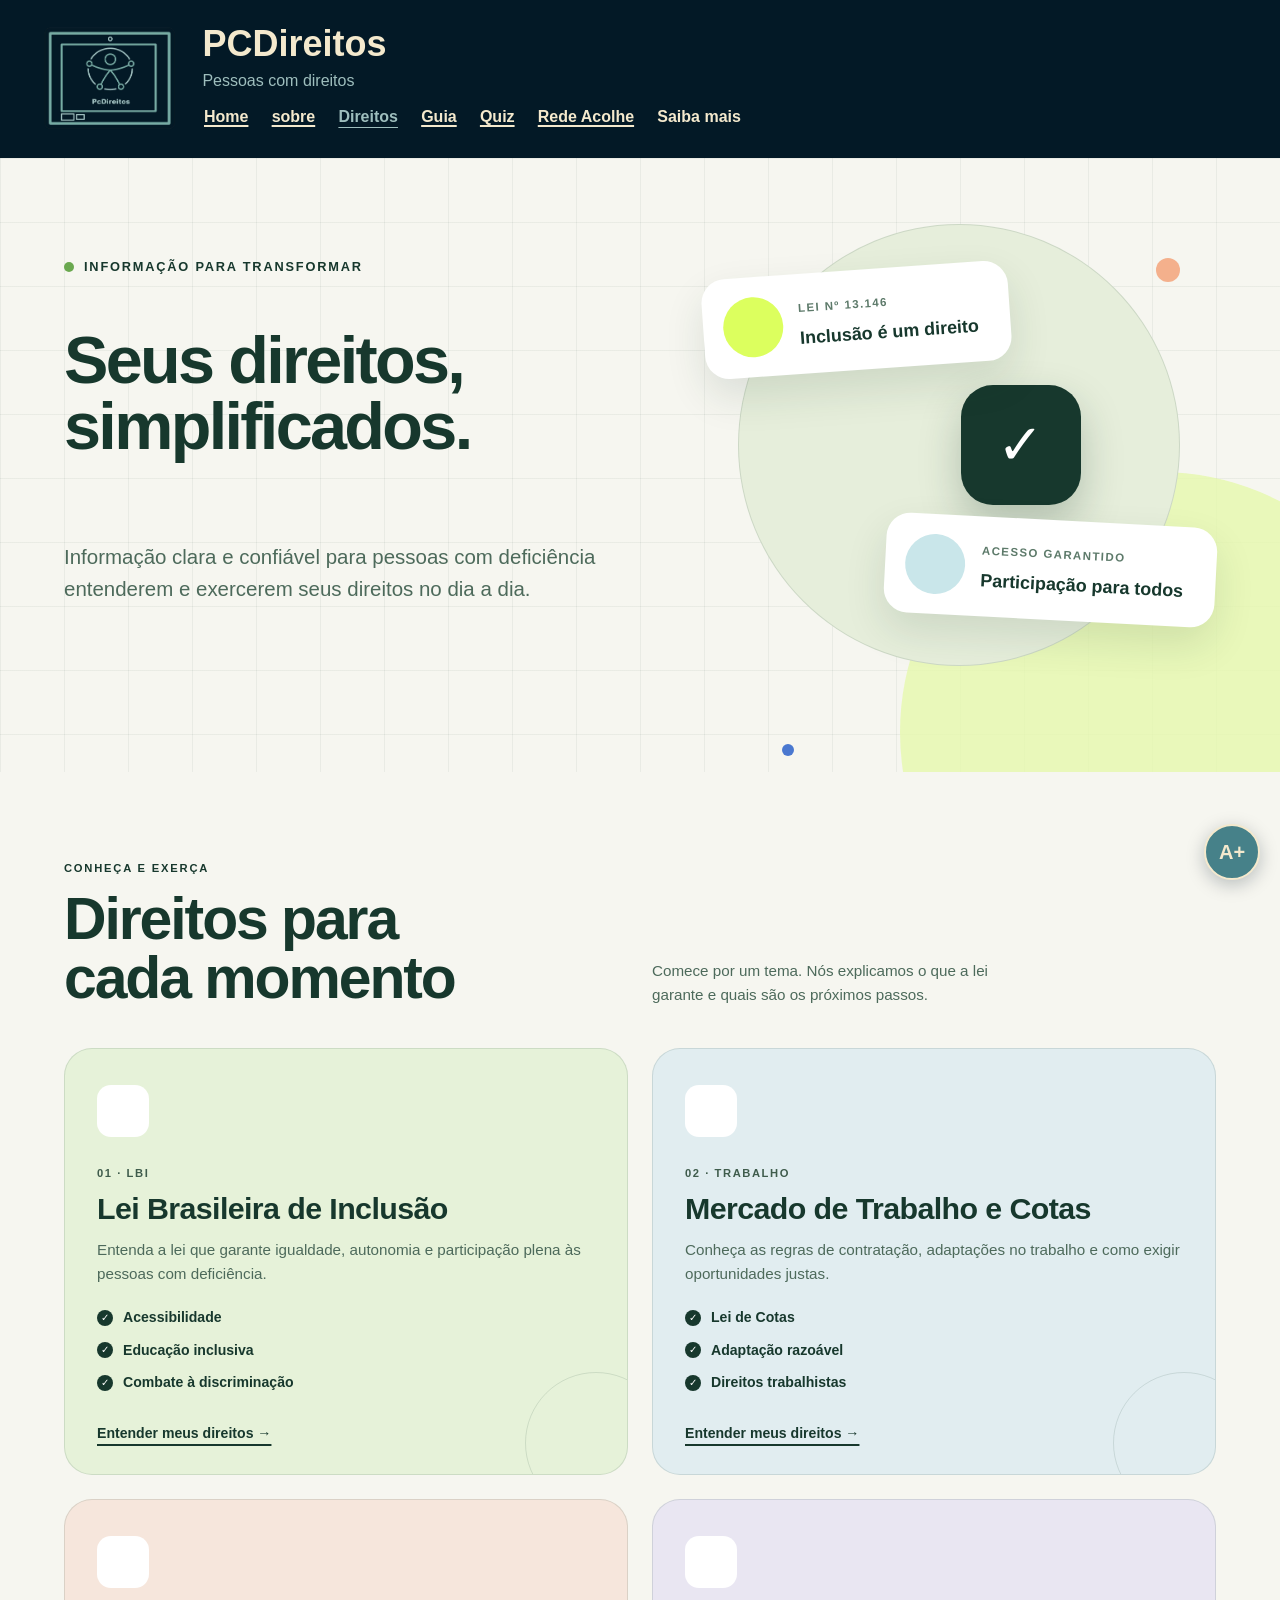
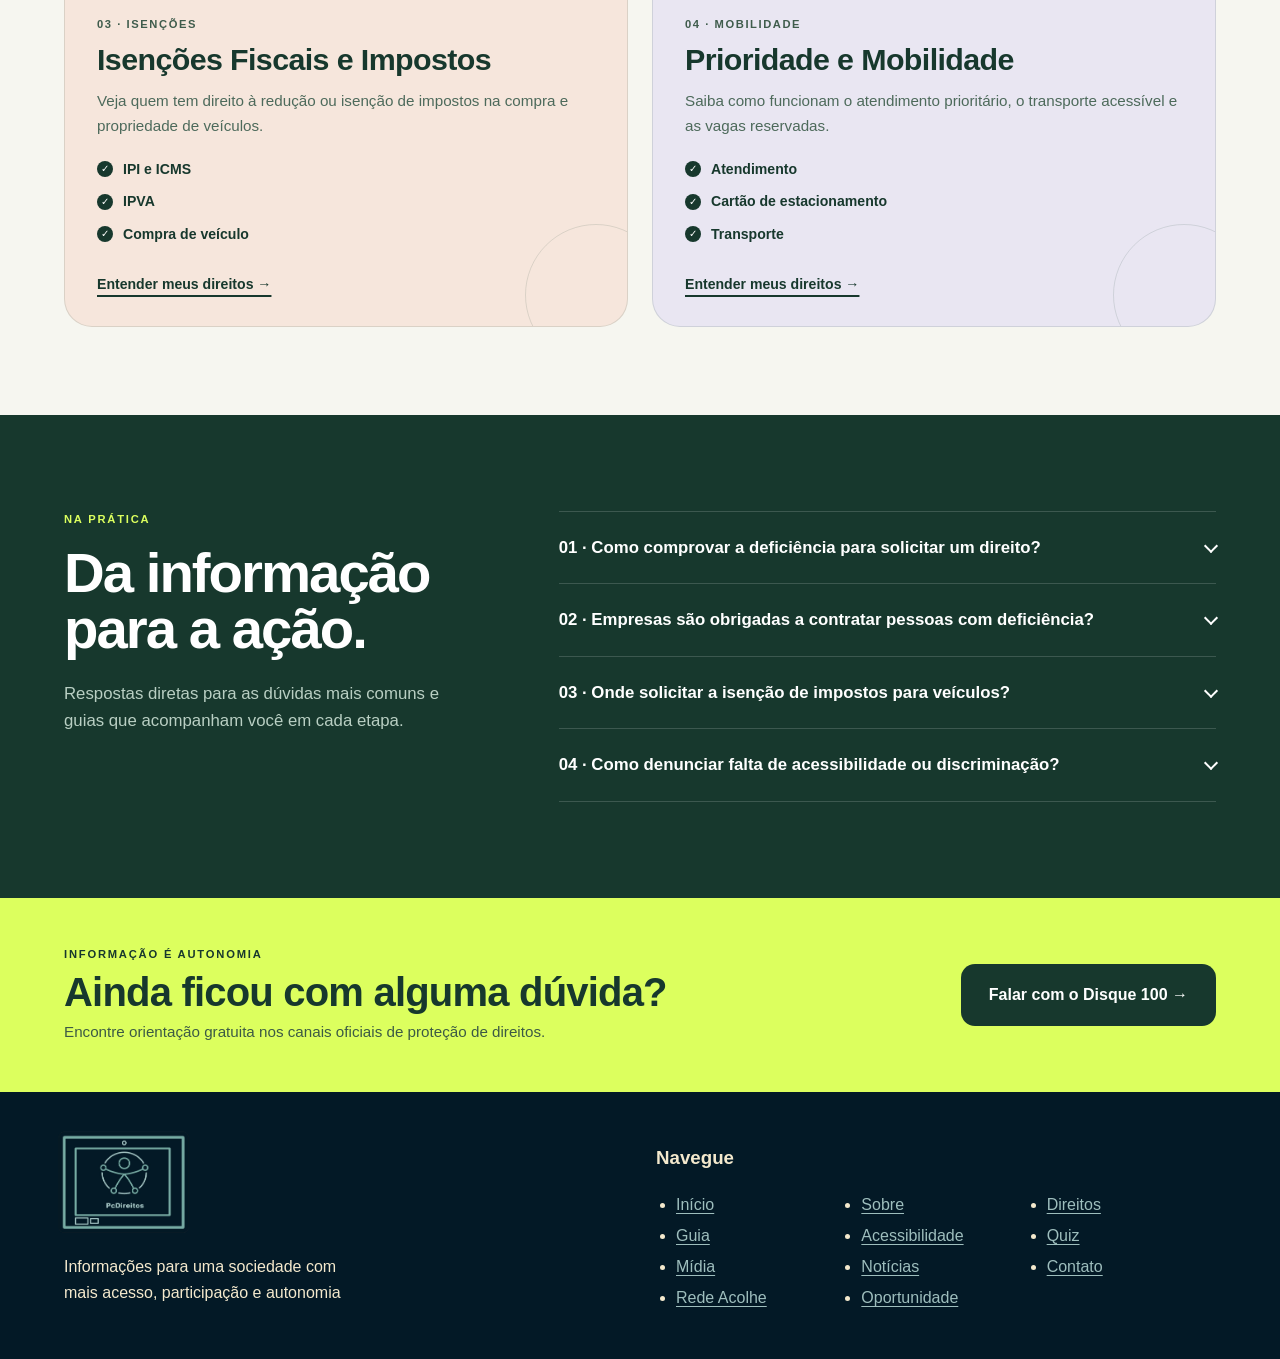
<file: html/projetos.html>
<!DOCTYPE html>
<html lang="pt-br">
<head>
    <meta charset="UTF-8">
    <meta name="viewport" content="width=device-width, initial-scale=1.0">
    <link rel="stylesheet" href="../css/projetos.css">
    <link rel="stylesheet" href="../css/painel.css">
    <title>Guias práticos - PCDireitos</title>
</head>
<body>

    <!--Cabeçalho-->
    <header>
        <img src="../imgs/logo_PCDireitos.jpg" alt="Logo do PCDireitos">
        <h1>PCDireitos</h1>
        <p class="marca-descricao">Pessoas com direitos</p>

        <!--Navegação do cabeçalho-->
        <nav class="navegacao-principal" aria-label="Navegação principal">
            <ul>
                <li><a href="index.html">Home</a></li>
                <li><a href="sobre.html">sobre</a></li>
                <li><a href="projetos.html">Direitos</a></li>
                <li><a href="impacto.html">Guia</a></li>
                <li><a href="quiz.html">Quiz</a></li>
                <li><a href="RedeAcolhe.html">Rede Acolhe</a></li>
                <li>
                    <details>
                        <summary>Saiba mais</summary>
                        <ul>
                            <li><a href="acessibilidade.html">Acessibilidade</a></li>
                            <li><a href="midia.html">Mídia</a></li>
                            <li><a href="noticia.html">Notícias</a></li>
                            <li><a href="contato.html">Contato</a></li>
                            <li><a href="oportunidade.html">Oportunidade</a></li>
                        </ul>
                    </details>
                </li>
            </ul>
        </nav> 
    </header>

    <!--Conteúdo principal-->
    <main>
        <section>
            <p>Informação para transformar</p>
            <h1>Seus direitos, simplificados.</h1>
            <p>Informação clara e confiável para pessoas com deficiência
            entenderem e exercerem seus direitos no dia a dia.</p>

            <ul>
                <li>
                    <small>Lei Nº 13.146</small><br>
                    <strong>Inclusão é um direito</strong>
                </li>
                <li>
                    <small>Acesso garantido</small><br>
                    <strong>Participação para todos</strong>
                </li>
            </ul>
        </section>

        <!-- Temas -->
        <section>
            <p>Conheça e exerça</p>
            <h2>Direitos para cada momento</h2>
            <p> Comece por um tema. Nós explicamos o que a lei garante
            e quais são os próximos passos. </p>

            <article>
            <small>01 · LBI</small>
            <h3>Lei Brasileira de Inclusão</h3>
            <p>
                Entenda a lei que garante igualdade, autonomia e participação
                plena às pessoas com deficiência.
            </p>
            <ul>
                <li>Acessibilidade</li>
                <li>Educação inclusiva</li>
                <li>Combate à discriminação</li>
            </ul>
            <a href="#faq">Entender meus direitos →</a>
            </article>

            <article>
            <small>02 · Trabalho</small>
            <h3>Mercado de Trabalho e Cotas</h3>
            <p>
                Conheça as regras de contratação, adaptações no trabalho
                e como exigir oportunidades justas.
            </p>
            <ul>
                <li>Lei de Cotas</li>
                <li>Adaptação razoável</li>
                <li>Direitos trabalhistas</li>
            </ul>
            <a href="#faq">Entender meus direitos →</a>
            </article>

            <article>
            <small>03 · Isenções</small>
            <h3>Isenções Fiscais e Impostos</h3>
            <p>
                Veja quem tem direito à redução ou isenção de impostos
                na compra e propriedade de veículos.
            </p>
            <ul>
                <li>IPI e ICMS</li>
                <li>IPVA</li>
                <li>Compra de veículo</li>
            </ul>
            <a href="#faq">Entender meus direitos →</a>
            </article>

            <article>
            <small>04 · Mobilidade</small>
            <h3>Prioridade e Mobilidade</h3>
            <p>
                Saiba como funcionam o atendimento prioritário,
                o transporte acessível e as vagas reservadas.
            </p>
            <ul>
                <li>Atendimento</li>
                <li>Cartão de estacionamento</li>
                <li>Transporte</li>
            </ul>
            <a href="#faq">Entender meus direitos →</a>
            </article>
        </section>

        <!-- FAQ -->
        <section id="faq">
            <p>Na prática</p>
            <h2>Da informação para a ação.</h2>
            <p>
            Respostas diretas para as dúvidas mais comuns e guias
            que acompanham você em cada etapa.
            </p>

            <details>
            <summary>01 · Como comprovar a deficiência para solicitar um direito?</summary>
            <p>
                Na maioria dos casos, é necessário um laudo médico atualizado com o
                diagnóstico, o código CID e a descrição dos impedimentos. Cada órgão
                pode solicitar documentos específicos, por isso confirme a lista
                antes de iniciar o pedido.
            </p>
            </details>

            <details>
            <summary>02 · Empresas são obrigadas a contratar pessoas com deficiência?</summary>
            <p>
                Empresas com 100 ou mais empregados devem reservar de 2% a 5% das
                vagas para pessoas com deficiência ou reabilitadas pelo INSS.
                A proporção varia conforme o número total de funcionários.
            </p>
            </details>

            <details>
            <summary>03 · Onde solicitar a isenção de impostos para veículos?</summary>
            <p>
                A isenção de IPI é solicitada à Receita Federal. ICMS e IPVA são
                tratados junto à Secretaria da Fazenda do seu estado. Os processos
                são digitais em grande parte do país e normalmente exigem laudo,
                CNH e documentos pessoais.
            </p>
            </details>

            <details>
            <summary>04 · Como denunciar falta de acessibilidade ou discriminação?</summary>
            <p>
                Registre a situação com datas, locais e evidências. Você pode procurar
                a Ouvidoria do órgão responsável, o Ministério Público, a Defensoria
                Pública ou o Disque 100. Em risco imediato, procure as autoridades locais.
            </p>
            </details>

            
        </section>

        <!-- Chamada final -->
        <section>
            <p>Informação é autonomia</p>
            <h2>Ainda ficou com alguma dúvida?</h2>
            <p>Encontre orientação gratuita nos canais oficiais de proteção de direitos.</p>
            <a href="tel:100">Falar com o Disque 100 →</a>
        </section>
    </main>
    
    <!--Painel acessibilidade-->
    <div id="acesso">
        <button id="abrir" type="button" aria-expanded="false" aria-controls="painel"
          aria-label="Abrir painel de acessibilidade"> A+
        </button>

        <section id="painel" role="dialog" aria-labelledby="titulo" hidden>
            <h2 id="titulo">Acessibilidade</h2>

            <!--Botões de acessibilidade-->
            <div role="group" aria-label="Tamanho do texto">
                <span>Tamanho do texto</span>
                <button type="button" data-acao="fonte-menos" aria-label="Diminuir texto">A−</button>
                <button type="button" data-acao="fonte-mais" aria-label="Aumentar texto">A+</button>

                <!--Botões de acessibilidade visual-->
                <button type="button" data-toggle="alto-contraste" aria-pressed="false">Alto contraste</button>
                <button type="button" data-toggle="escala-cinza" aria-pressed="false">Tons de cinza</button>
                <button type="button" data-toggle="fonte-legivel" aria-pressed="false">Fonte legível</button>
                <button type="button" data-toggle="destacar-links" aria-pressed="false">Destacar links</button>
                <button type="button" data-toggle="espacamento" aria-pressed="false">Mais espaçamento</button>
                <button type="button" data-acao="daltonismo" aria-pressed="false">Modo daltônico: desligado</button>
            </div>

            <!--NOVO: Leitura em voz alta-->
            <div class="grupo-leitura" role="group" aria-label="Leitura em voz alta">
                <span>Leitura em voz alta</span>
                <button type="button" data-acao="ler-pagina" aria-label="Ler a página inteira em voz alta (atalho Alt L)">▶ Ler página</button>
                <button type="button" data-acao="ler-selecao" aria-label="Ler somente o texto selecionado">Ler seleção</button>
                <button type="button" data-acao="pausar" aria-pressed="false" aria-label="Pausar leitura">⏸ Pausar</button>
                <button type="button" data-acao="parar" aria-label="Parar leitura">⏹ Parar</button>
                <button type="button" data-toggle="leitura-foco" aria-pressed="false"
                    aria-label="Ler em voz alta o item sob o mouse ou com foco do teclado">Ler ao passar o mouse / foco</button>
                <label for="velocidade">Velocidade:
                    <input type="range" id="velocidade" min="0.5" max="2" step="0.25" value="1">
                </label>
            </div>

            <button type="button" class="a11y-reset" data-acao="reset" aria-live="polite">Restaurar padrão</button>
        </section>

        <!--Filtros para modo daltônico-->
        <svg aria-hidden="true" focusable="false">
            <defs>
                <filter id="filtro-protanopia">
                    <feColorMatrix type="matrix" values="
                        0.567 0.433 0     0 0
                        0.558 0.442 0     0 0
                        0     0.242 0.758 0 0
                        0     0     0     1 0"/>
                </filter>
                <filter id="filtro-deuteranopia">
                    <feColorMatrix type="matrix" values="
                        0.625 0.375 0   0 0
                        0.7   0.3   0   0 0
                        0     0.3   0.7 0 0
                        0     0     0   1 0"/>
                </filter>
                <filter id="filtro-tritanopia">
                    <feColorMatrix type="matrix" values="
                        0.95 0.05  0     0 0
                        0    0.433 0.567 0 0
                        0    0.475 0.525 0 0
                        0    0     0     1 0"/>
                </filter>
            </defs>
        </svg>
    </div>

    <!--rodapé-->
    <footer>
        <section>
            <img src="../imgs/logo_PCDireitos.jpg" alt="Logo do PCDireitos">
            <p>Informações para uma sociedade com mais acesso, participação e autonomia</p>
        </section>

        <section>
            <h3>Navegue</h3>
            <ul>
                <li><a href="index.html">Início</a></li>
                <li><a href="sobre.html">Sobre</a></li>
                <li><a href="projetos.html">Direitos</a></li>
                <li><a href="impacto.html">Guia</a></li>
                <li><a href="acessibilidade.html">Acessibilidade</a></li>
                <li><a href="quiz.html">Quiz</a></li>
                <li><a href="midia.html">Mídia</a></li>
                <li><a href="noticia.html">Notícias</a></li>
                <li><a href="contato.html">Contato</a></li>
                <li><a href="RedeAcolhe.html">Rede Acolhe</a></li>
                <li><a href="oportunidade.html">Oportunidade</a></li>
            </ul>
        </section>
    </footer>
    
    <script src="../js/painel.js"></script>
</body>
</html>
</file>
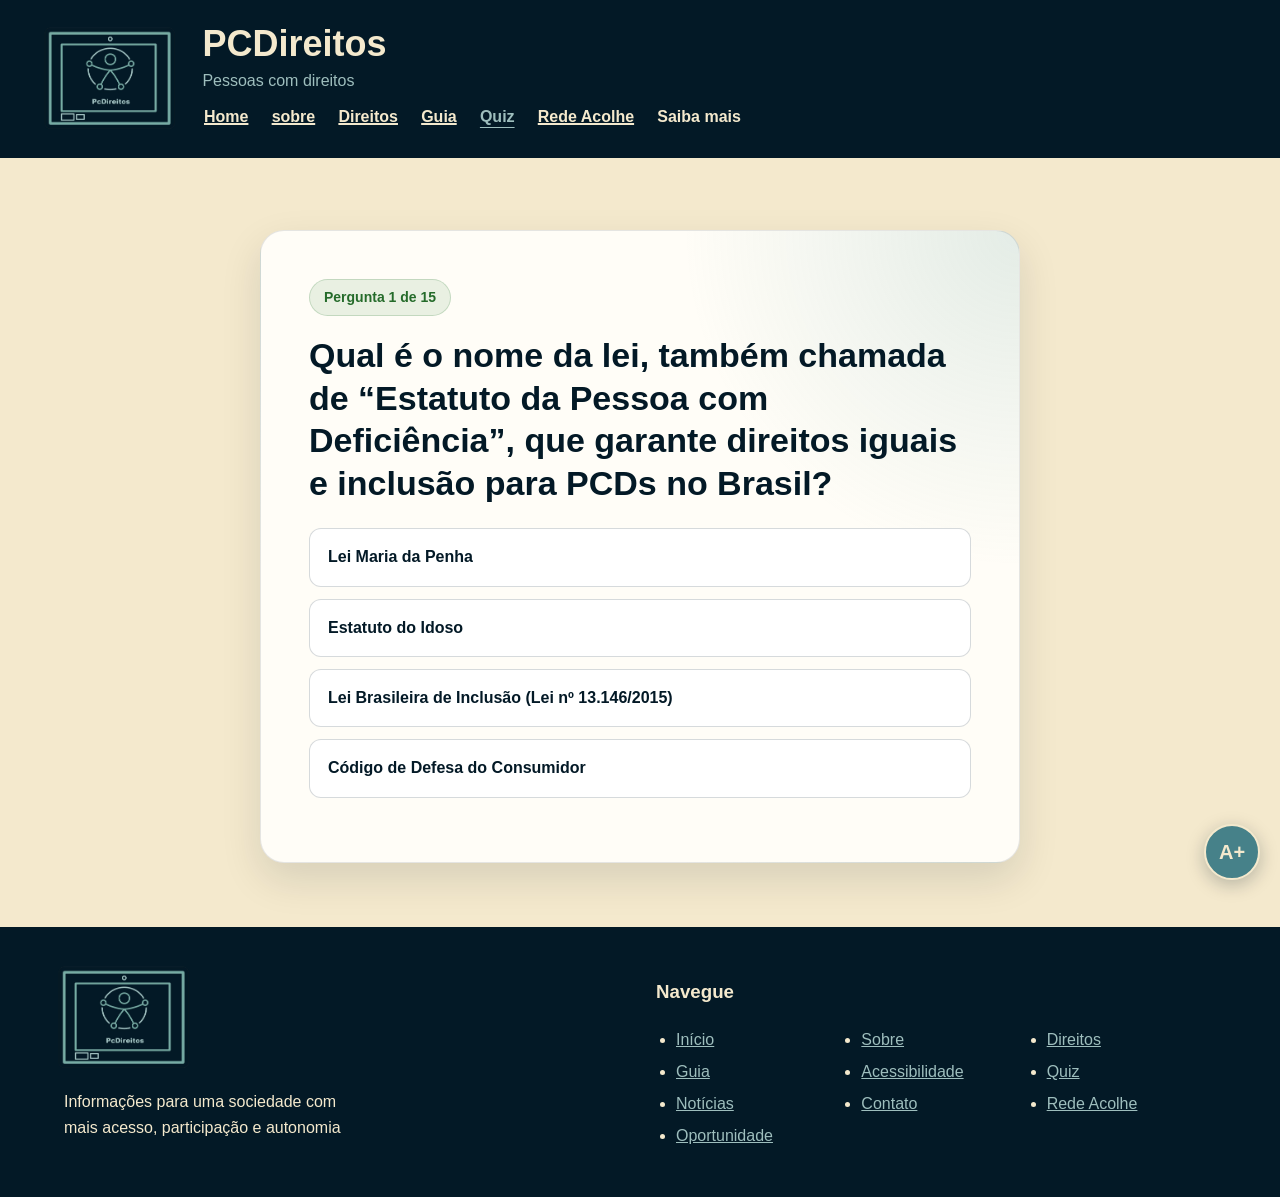
<file: html/quiz.html>
<!DOCTYPE html>
<html lang="pt-br">
<head>
    <meta charset="UTF-8">
    <meta name="viewport" content="width=device-width, initial-scale=1.0">
    <link rel="stylesheet" href="../css/quiz.css">
    <link rel="stylesheet" href="../css/painel.css">
    <title>Quiz - PCDireitos</title>
</head>
<body>

    <!--Cabeçalho-->
    <header>
        <img src="../imgs/logo_PCDireitos.jpg" alt="Logo do PCDireitos">
        <h1>PCDireitos</h1>
        <p class="marca-descricao">Pessoas com direitos</p>

        <!--Navegação do cabeçalho-->
        <nav class="navegacao-principal" aria-label="Navegação principal">
            <ul>
                <li><a href="index.html">Home</a></li>
                <li><a href="sobre.html">sobre</a></li>
                <li><a href="projetos.html">Direitos</a></li>
                <li><a href="impacto.html">Guia</a></li>
                <li><a href="quiz.html">Quiz</a></li>
                <li><a href="RedeAcolhe.html">Rede Acolhe</a></li>
                <li>
                    <details>
                        <summary>Saiba mais</summary>
                        <ul>
                            <li><a href="acessibilidade.html">Acessibilidade</a></li>
                            <li><a href="midia.html">Mídia</a></li>
                            <li><a href="noticia.html">Notícias</a></li>
                            <li><a href="contato.html">Contato</a></li>
                            <li><a href="oportunidade.html">Oportunidade</a></li>
                        </ul>
                    </details>
                </li>
            </ul>
        </nav> 
    </header>

    <!-- Conteúdo principal -->
    <main>
        <section id="quiz" aria-labelledby="question">
            <p id="count"></p>
            <h1 id="question"></h1>
            <div id="options"></div>
            <p id="feedback" role="status" aria-live="polite"></p>
            <button id="next" hidden>Próxima pergunta</button>
        </section>

        <!-- Tela do resultado (começa escondida) -->
        <section id="result" hidden>
            <h1 id="score"></h1>
            <p id="message"></p>
            <button id="restart">Jogar de novo</button>
        </section>
    </main>

    <!--Painel acessibilidade-->
        <div id="acesso">
        <button id="abrir" type="button" aria-expanded="false" aria-controls="painel"
          aria-label="Abrir painel de acessibilidade"> A+
        </button>

        <section id="painel" role="dialog" aria-labelledby="titulo" hidden>
            <h2 id="titulo">Acessibilidade</h2>

            <!--Botões de acessibilidade-->
            <div role="group" aria-label="Tamanho do texto">
                <span>Tamanho do texto</span>
                <button type="button" data-acao="fonte-menos" aria-label="Diminuir texto">A−</button>
                <button type="button" data-acao="fonte-mais" aria-label="Aumentar texto">A+</button>

                <!--Botões de acessibilidade visual-->
                <button type="button" data-toggle="alto-contraste" aria-pressed="false">Alto contraste</button>
                <button type="button" data-toggle="escala-cinza" aria-pressed="false">Tons de cinza</button>
                <button type="button" data-toggle="fonte-legivel" aria-pressed="false">Fonte legível</button>
                <button type="button" data-toggle="destacar-links" aria-pressed="false">Destacar links</button>
                <button type="button" data-toggle="espacamento" aria-pressed="false">Mais espaçamento</button>
                <button type="button" data-acao="daltonismo" aria-pressed="false">Modo daltônico: desligado</button>
            </div>

            <!--NOVO: Leitura em voz alta-->
            <div class="grupo-leitura" role="group" aria-label="Leitura em voz alta">
                <span>Leitura em voz alta</span>
                <button type="button" data-acao="ler-pagina" aria-label="Ler a página inteira em voz alta (atalho Alt L)">▶ Ler página</button>
                <button type="button" data-acao="ler-selecao" aria-label="Ler somente o texto selecionado">Ler seleção</button>
                <button type="button" data-acao="pausar" aria-pressed="false" aria-label="Pausar leitura">⏸ Pausar</button>
                <button type="button" data-acao="parar" aria-label="Parar leitura">⏹ Parar</button>
                <button type="button" data-toggle="leitura-foco" aria-pressed="false"
                    aria-label="Ler em voz alta o item sob o mouse ou com foco do teclado">Ler ao passar o mouse / foco</button>
                <label for="velocidade">Velocidade:
                    <input type="range" id="velocidade" min="0.5" max="2" step="0.25" value="1">
                </label>
            </div>

            <button type="button" class="a11y-reset" data-acao="reset" aria-live="polite">Restaurar padrão</button>
        </section>

        <!--Filtros para modo daltônico-->
        <svg aria-hidden="true" focusable="false">
            <defs>
                <filter id="filtro-protanopia">
                    <feColorMatrix type="matrix" values="
                        0.567 0.433 0     0 0
                        0.558 0.442 0     0 0
                        0     0.242 0.758 0 0
                        0     0     0     1 0"/>
                </filter>
                <filter id="filtro-deuteranopia">
                    <feColorMatrix type="matrix" values="
                        0.625 0.375 0   0 0
                        0.7   0.3   0   0 0
                        0     0.3   0.7 0 0
                        0     0     0   1 0"/>
                </filter>
                <filter id="filtro-tritanopia">
                    <feColorMatrix type="matrix" values="
                        0.95 0.05  0     0 0
                        0    0.433 0.567 0 0
                        0    0.475 0.525 0 0
                        0    0     0     1 0"/>
                </filter>
            </defs>
        </svg>
    </div>
    
    <!--rodapé-->
    <footer>
        <section>
            <img src="../imgs/logo_PCDireitos.jpg" alt="Logo do PCDireitos">
            <p>Informações para uma sociedade com mais acesso, participação e autonomia</p>
        </section>

        <section>
            <h3>Navegue</h3>
            <ul>
                <li><a href="index.html">Início</a></li>
                <li><a href="sobre.html">Sobre</a></li>
                <li><a href="projetos.html">Direitos</a></li>
                <li><a href="impacto.html">Guia</a></li>
                <li><a href="acessibilidade.html">Acessibilidade</a></li>
                <li><a href="quiz.html">Quiz</a></li>
                <li><a href="noticia.html">Notícias</a></li>
                <li><a href="contato.html">Contato</a></li>
                <li><a href="RedeAcolhe.html">Rede Acolhe</a></li>
                <li><a href="oportunidade.html">Oportunidade</a></li>
            </ul>
        </section>
    </footer>

    <script src="../js/script.js"></script>
    <script src="../js/painel.js"></script>
</body>
</html>
</file>
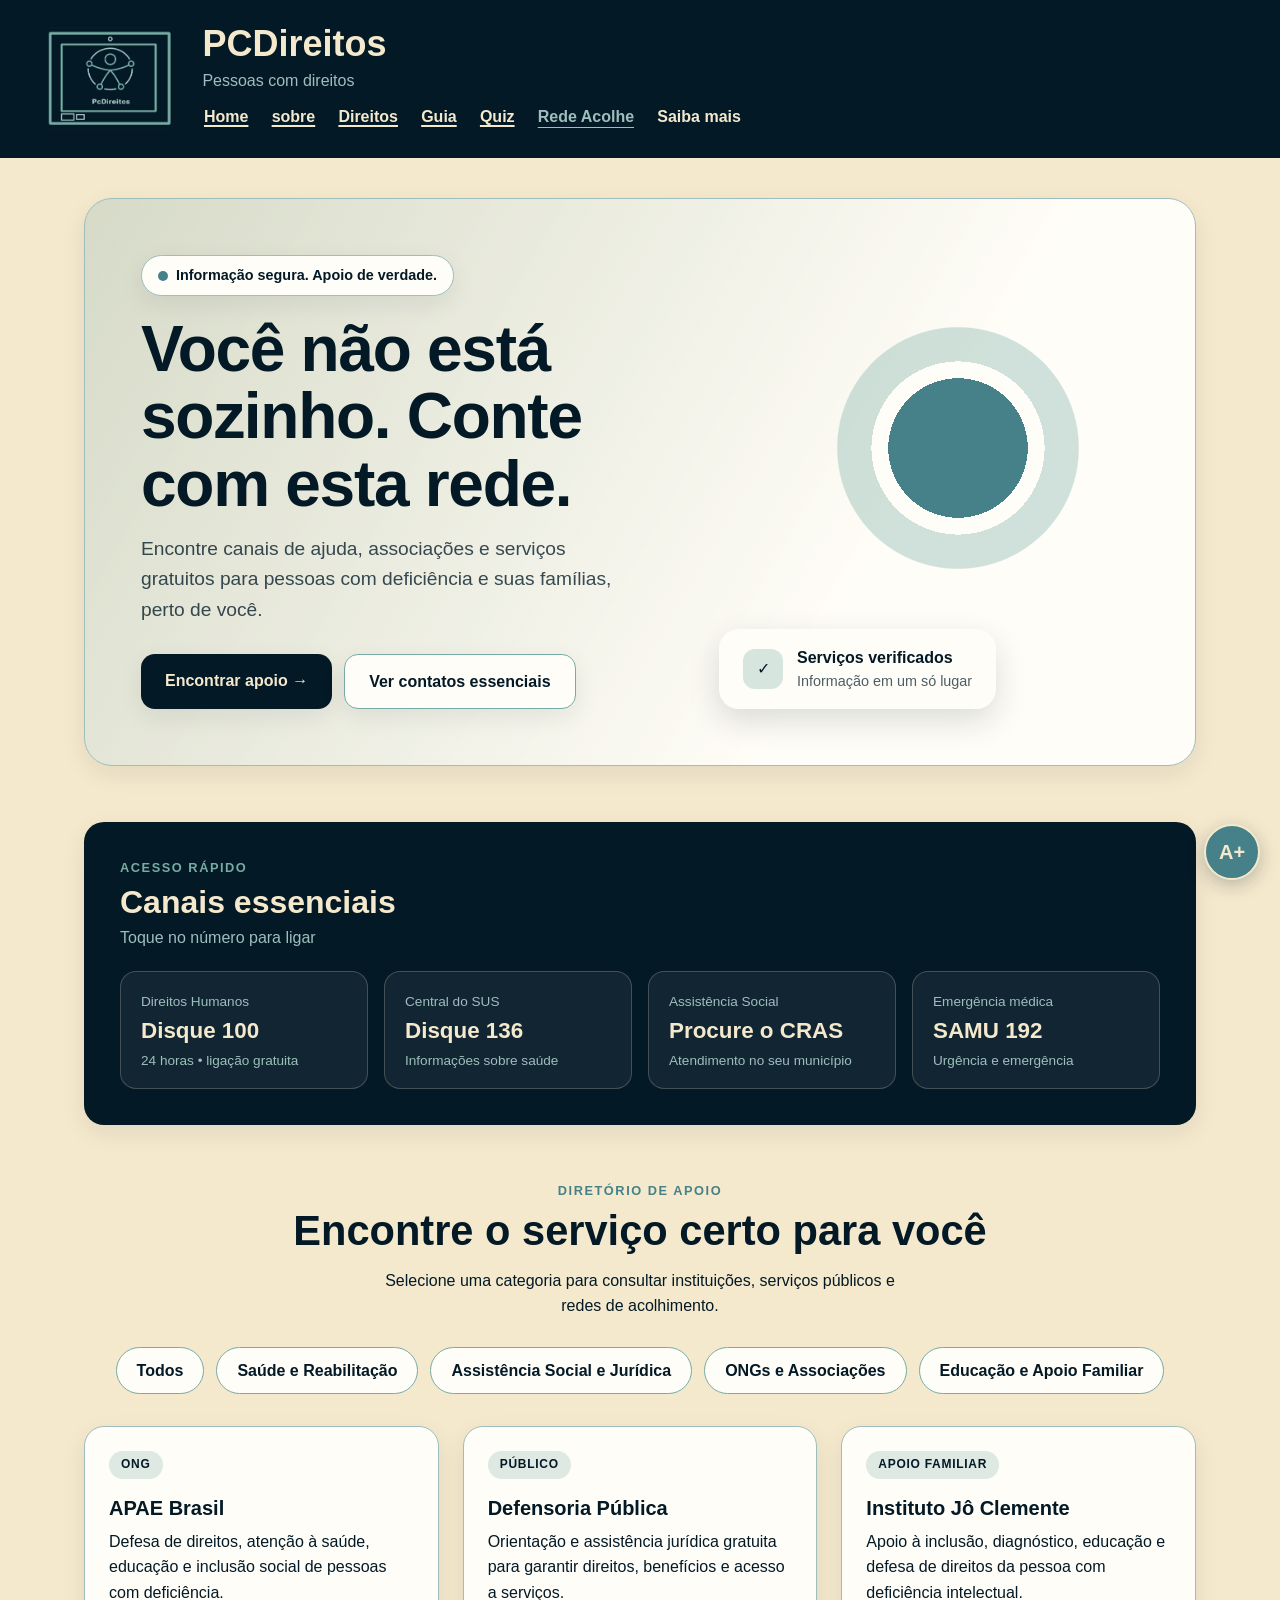
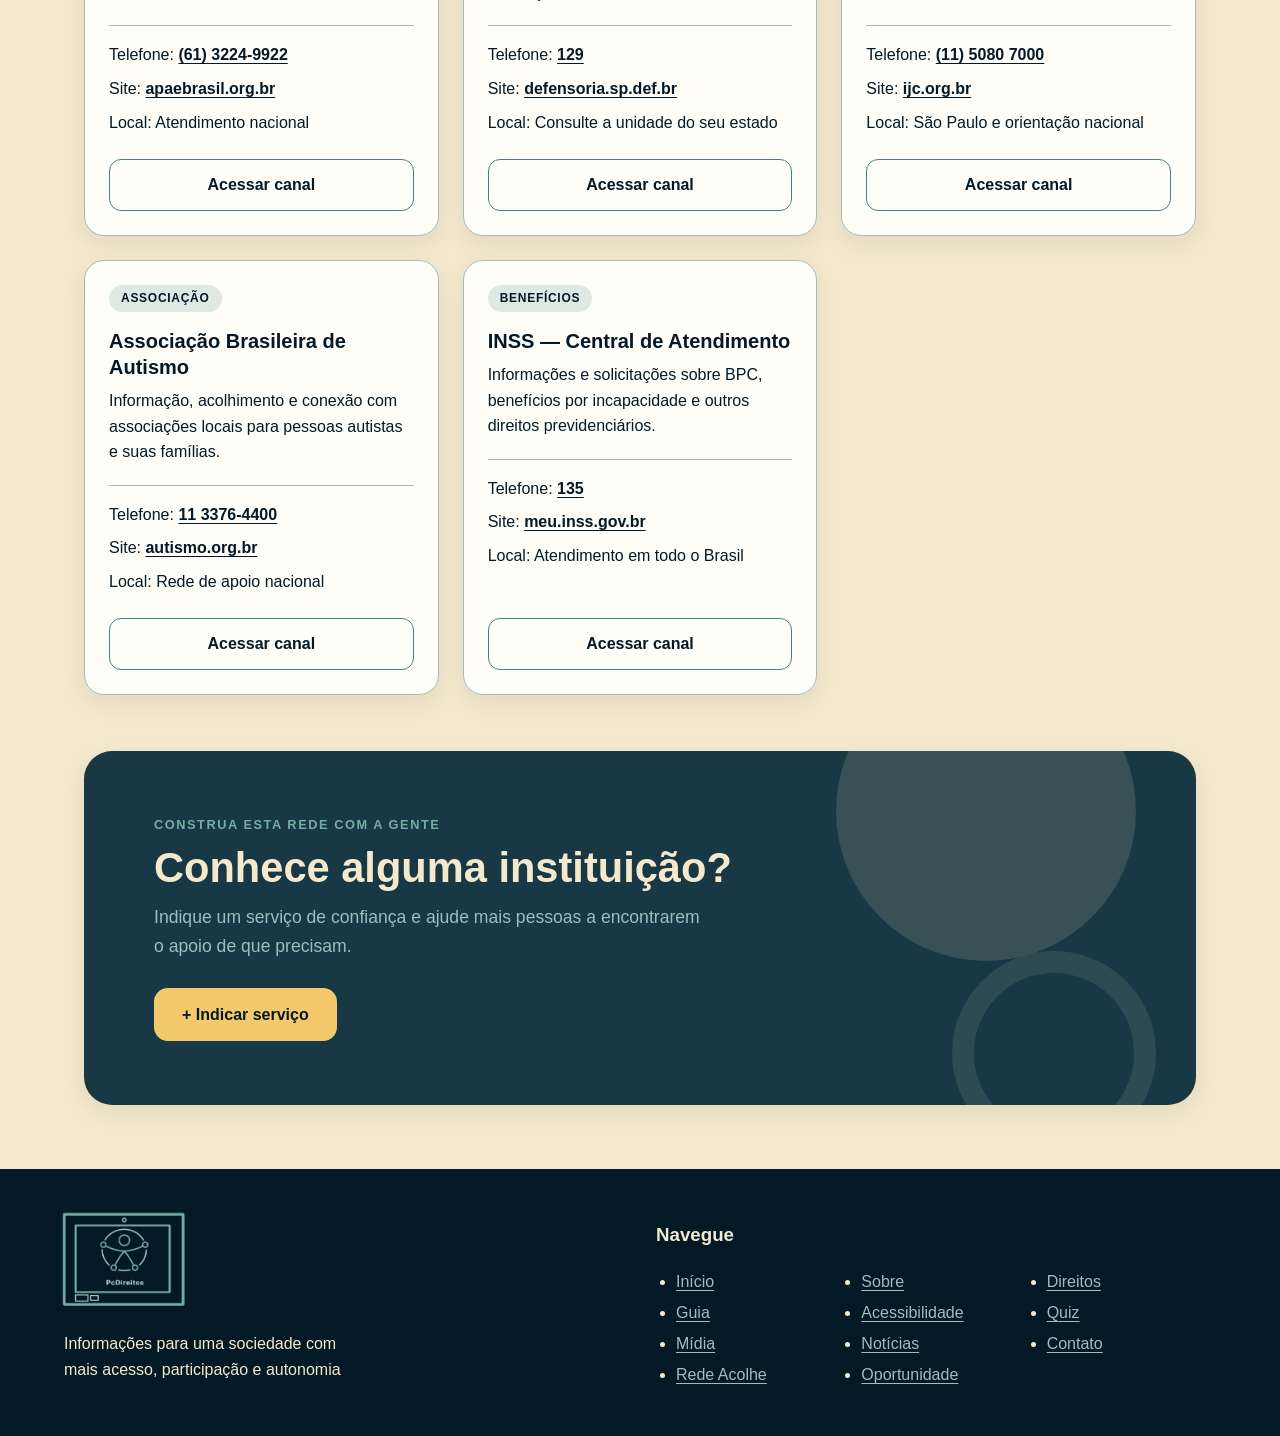
<file: html/RedeAcolhe.html>
<!DOCTYPE html>
<html lang="pt-br">
<head>
    <meta charset="UTF-8">
    <meta name="viewport" content="width=device-width, initial-scale=1.0">
    <link rel="stylesheet" href="../css/RedeAcolhe.css">
    <link rel="stylesheet" href="../css/painel.css">
    <title>Rede Acolhe - PCDireitos</title>
</head>
<body>

        <!--Cabeçalho-->
    <header>
        <img src="../imgs/logo_PCDireitos.jpg" alt="Logo do PCDireitos">
        <h1>PCDireitos</h1>
        <p class="marca-descricao">Pessoas com direitos</p>

        <!--Navegação do cabeçalho-->
        <nav class="navegacao-principal" aria-label="Navegação principal">
            <ul>
                <li><a href="index.html">Home</a></li>
                <li><a href="sobre.html">sobre</a></li>
                <li><a href="projetos.html">Direitos</a></li>
                <li><a href="impacto.html">Guia</a></li>
                <li><a href="quiz.html">Quiz</a></li>
                <li><a href="RedeAcolhe.html">Rede Acolhe</a></li>
                <li>
                    <details>
                        <summary>Saiba mais</summary>
                        <ul>
                            <li><a href="acessibilidade.html">Acessibilidade</a></li>
                            <li><a href="midia.html">Mídia</a></li>
                            <li><a href="noticia.html">Notícias</a></li>
                            <li><a href="contato.html">Contato</a></li>
                            <li><a href="oportunidade.html">Oportunidade</a></li>
                        </ul>
                    </details>
                </li>
            </ul>
        </nav> 
    </header>

    <!-- Conteúdo principal-->
    <main>
        <section id="inicio" aria-labelledby="hero-titulo">
            <p>Informação segura. Apoio de verdade.</p>

            <h2 id="hero-titulo">Você não está sozinho. Conte com esta rede.</h2>

            <p>Encontre canais de ajuda, associações e serviços gratuitos para pessoas com deficiência e suas famílias, perto de você.</p>

            <nav aria-label="Ações principais">
                <a href="#diretorio">Encontrar apoio →</a>
                <a href="#essenciais">Ver contatos essenciais</a>
            </nav>

            <aside>
                <strong>Serviços verificados</strong>
                <p>Informação em um só lugar</p>
            </aside>
        </section>

        <section id="essenciais">
            <p>ACESSO RÁPIDO</p>
            <h2>Canais essenciais</h2>
            <p>Toque no número para ligar</p>

            <ul>
                <li>
                    <a href="tel:100">
                        <small>Direitos Humanos</small><br>
                        <strong>Disque 100</strong><br>
                        <small>24 horas • ligação gratuita</small>
                    </a>
                </li>
                <li>
                    <a href="tel:136">
                        <small>Central do SUS</small><br>
                        <strong>Disque 136</strong><br>
                        <small>Informações sobre saúde</small>
                    </a>
                </li>
                <li>
                    <a href="https://www.gov.br/pt-br/servicos/acessar-o-cras-centro-de-referencia-da-assistencia-social" target="_blank" rel="noopener noreferrer">
                        <small>Assistência Social</small><br>
                        <strong>Procure o CRAS</strong><br>
                        <small>Atendimento no seu município</small>
                    </a>
                </li>
                <li>
                    <a href="tel:192">
                        <small>Emergência médica</small><br>
                        <strong>SAMU 192</strong><br>
                        <small>Urgência e emergência</small>
                    </a>
                </li>
            </ul>
        </section>

        <section id="diretorio">
            <p>DIRETÓRIO DE APOIO</p>
            <h2>Encontre o serviço certo para você</h2>
            <p>Selecione uma categoria para consultar instituições, serviços públicos e redes de acolhimento.</p>

            <div role="group" aria-label="Filtrar por categoria">
                <button type="button" data-filter="todos">Todos</button>
                <button type="button" data-filter="saude">Saúde e Reabilitação</button>
                <button type="button" data-filter="juridica">Assistência Social e Jurídica</button>
                <button type="button" data-filter="ongs">ONGs e Associações</button>
                <button type="button" data-filter="educacao">Educação e Apoio Familiar</button>
            </div>

            <div>              
                <article data-category="ongs">
                    <p>ONG</p>
                    <h3>APAE Brasil</h3>
                    <p>Defesa de direitos, atenção à saúde, educação e inclusão social de pessoas com deficiência.</p>
                    <hr>
                    <ul>
                        <li>Telefone: <a href="tel:+55613224-9922"><strong>(61) 3224-9922</strong></a></li>
                        <li>Site: <a href="https://apaebrasil.org.br" target="_blank" rel="noopener noreferrer">apaebrasil.org.br</a></li>
                        <li>Local: Atendimento nacional</li>
                    </ul>
                    <a href="https://apaebrasil.org.br" target="_blank" rel="noopener noreferrer">Acessar canal</a>
                </article>

                <article data-category="juridica">
                    <p>PÚBLICO</p>
                    <h3>Defensoria Pública</h3>
                    <p>Orientação e assistência jurídica gratuita para garantir direitos, benefícios e acesso a serviços.</p>
                    <hr>
                    <ul>
                        <li>Telefone: <a href="tel:129"><strong>129</strong></a></li>
                        <li>Site: <a href="https://www.defensoria.sp.def.br" target="_blank" rel="noopener noreferrer">defensoria.sp.def.br</a></li>
                        <li>Local: Consulte a unidade do seu estado</li>
                    </ul>
                    <a href="https://www.defensoria.sp.def.br" target="_blank" rel="noopener noreferrer">Acessar canal</a>
                </article>

                <article data-category="educacao">
                    <p>APOIO FAMILIAR</p>
                    <h3>Instituto Jô Clemente</h3>
                    <p>Apoio à inclusão, diagnóstico, educação e defesa de direitos da pessoa com deficiência intelectual.</p>
                    <hr>
                    <ul>
                        <li>Telefone: <a href="tel:+551150807000"><strong>(11) 5080 7000</strong></a></li>
                        <li>Site: <a href="https://ijc.org.br" target="_blank" rel="noopener noreferrer">ijc.org.br</a></li>
                        <li>Local: São Paulo e orientação nacional</li>
                    </ul>
                    <a href="https://ijc.org.br" target="_blank" rel="noopener noreferrer">Acessar canal</a>
                </article>

                <article data-category="ongs">
                    <p>ASSOCIAÇÃO</p>
                    <h3>Associação Brasileira de Autismo</h3>
                    <p>Informação, acolhimento e conexão com associações locais para pessoas autistas e suas famílias.</p>
                    <hr>
                    <ul>
                        <li>Telefone: <a href="tel:+55113376-4400"><strong>11 3376-4400</strong></a></li>
                        <li>Site: <a href="https://autismo.org.br" target="_blank" rel="noopener noreferrer">autismo.org.br</a></li>
                        <li>Local: Rede de apoio nacional</li>
                    </ul>
                    <a href="https://autismo.org.br" target="_blank" rel="noopener noreferrer">Acessar canal</a>
                </article>

                <article data-category="juridica">
                    <p>BENEFÍCIOS</p>
                    <h3>INSS — Central de Atendimento</h3>
                    <p>Informações e solicitações sobre BPC, benefícios por incapacidade e outros direitos previdenciários.</p>
                    <hr>
                    <ul>
                        <li>Telefone: <a href="tel:135"><strong>135</strong></a></li>
                        <li>Site: <a href="https://meu.inss.gov.br" target="_blank" rel="noopener noreferrer">meu.inss.gov.br</a></li>
                        <li>Local: Atendimento em todo o Brasil</li>
                    </ul>
                    <a href="https://meu.inss.gov.br" target="_blank" rel="noopener noreferrer">Acessar canal</a>
                </article>
            </div>
        </section>

        <section id="indicar" aria-labelledby="indicar-titulo">
            <p>CONSTRUA ESTA REDE COM A GENTE</p>
            <h2 id="indicar-titulo">Conhece alguma instituição?</h2>
            <p>Indique um serviço de confiança e ajude mais pessoas a encontrarem o apoio de que precisam.</p>
            <a href="../html/contato.html">+ Indicar serviço</a>
        </section>
    </main>

    <!--Painel acessibilidade-->
    <div id="acesso">
        <button id="abrir" type="button" aria-expanded="false" aria-controls="painel"
          aria-label="Abrir painel de acessibilidade"> A+
        </button>

        <section id="painel" role="dialog" aria-labelledby="titulo" hidden>
            <h2 id="titulo">Acessibilidade</h2>

            <!--Botões de acessibilidade-->
            <div role="group" aria-label="Tamanho do texto">
                <span>Tamanho do texto</span>
                <button type="button" data-acao="fonte-menos" aria-label="Diminuir texto">A−</button>
                <button type="button" data-acao="fonte-mais" aria-label="Aumentar texto">A+</button>

                <!--Botões de acessibilidade visual-->
                <button type="button" data-toggle="alto-contraste" aria-pressed="false">Alto contraste</button>
                <button type="button" data-toggle="escala-cinza" aria-pressed="false">Tons de cinza</button>
                <button type="button" data-toggle="fonte-legivel" aria-pressed="false">Fonte legível</button>
                <button type="button" data-toggle="destacar-links" aria-pressed="false">Destacar links</button>
                <button type="button" data-toggle="espacamento" aria-pressed="false">Mais espaçamento</button>
                <button type="button" data-acao="daltonismo" aria-pressed="false">Modo daltônico: desligado</button>
            </div>

            <!--NOVO: Leitura em voz alta-->
            <div class="grupo-leitura" role="group" aria-label="Leitura em voz alta">
                <span>Leitura em voz alta</span>
                <button type="button" data-acao="ler-pagina" aria-label="Ler a página inteira em voz alta (atalho Alt L)">▶ Ler página</button>
                <button type="button" data-acao="ler-selecao" aria-label="Ler somente o texto selecionado">Ler seleção</button>
                <button type="button" data-acao="pausar" aria-pressed="false" aria-label="Pausar leitura">⏸ Pausar</button>
                <button type="button" data-acao="parar" aria-label="Parar leitura">⏹ Parar</button>
                <button type="button" data-toggle="leitura-foco" aria-pressed="false"
                    aria-label="Ler em voz alta o item sob o mouse ou com foco do teclado">Ler ao passar o mouse / foco</button>
                <label for="velocidade">Velocidade:
                    <input type="range" id="velocidade" min="0.5" max="2" step="0.25" value="1">
                </label>
            </div>

            <button type="button" class="a11y-reset" data-acao="reset" aria-live="polite">Restaurar padrão</button>
        </section>

        <!--Filtros para modo daltônico-->
        <svg aria-hidden="true" focusable="false">
            <defs>
                <filter id="filtro-protanopia">
                    <feColorMatrix type="matrix" values="
                        0.567 0.433 0     0 0
                        0.558 0.442 0     0 0
                        0     0.242 0.758 0 0
                        0     0     0     1 0"/>
                </filter>
                <filter id="filtro-deuteranopia">
                    <feColorMatrix type="matrix" values="
                        0.625 0.375 0   0 0
                        0.7   0.3   0   0 0
                        0     0.3   0.7 0 0
                        0     0     0   1 0"/>
                </filter>
                <filter id="filtro-tritanopia">
                    <feColorMatrix type="matrix" values="
                        0.95 0.05  0     0 0
                        0    0.433 0.567 0 0
                        0    0.475 0.525 0 0
                        0    0     0     1 0"/>
                </filter>
            </defs>
        </svg>
    </div>

    <!--rodapé-->
    <footer>
        <section>
            <img src="../imgs/logo_PCDireitos.jpg" alt="Logo do PCDireitos">
            <p>Informações para uma sociedade com mais acesso, participação e autonomia</p>
        </section>

        <section>
            <h3>Navegue</h3>
            <ul>
                <li><a href="index.html">Início</a></li>
                <li><a href="sobre.html">Sobre</a></li>
                <li><a href="projetos.html">Direitos</a></li>
                <li><a href="impacto.html">Guia</a></li>
                <li><a href="acessibilidade.html">Acessibilidade</a></li>
                <li><a href="quiz.html">Quiz</a></li>
                <li><a href="midia.html">Mídia</a></li>
                <li><a href="noticia.html">Notícias</a></li>
                <li><a href="contato.html">Contato</a></li>
                <li><a href="RedeAcolhe.html">Rede Acolhe</a></li>
                <li><a href="oportunidade.html">Oportunidade</a></li>
            </ul>
        </section>
    </footer>
    
    <script src="../js/painel.js"></script>
</body>
</html>
</file>
<file: css/home.css>
:root {
    /* Cores usadas por toda a página :)*/
    color-scheme: light;
    --cor-azul-marinho: #031926;
    --cor-azul-petroleo: #468189;
    --cor-verde-agua: #77aca4;
    --cor-verde-claro: #9ebebd;
    --cor-creme: #f4e9cd;
    --cor-branco-quente: #fffdf7;
    --largura-maxima-conteudo: 1120px;
}

/* padrão de links e botões */
* {
    box-sizing: border-box;
}

html {
    scroll-behavior: smooth;
}

body {
    margin: 0;
    background: var(--cor-creme);
    color: var(--cor-azul-marinho);
    font-family: "Segoe UI", Arial, sans-serif;
    font-size: 1rem; /* era 16px: agora acompanha o tamanho definido no <html> pelo painel */
    line-height: 1.65;
}

img {
    max-width: 100%;
}

a {
    color: inherit;
}

/* ===== Cabeçalho e menu (igual em todas as páginas, modelo: Direitos) ===== */

header {
    display: grid;
    align-items: center;
    grid-template-columns: auto 1fr;
    column-gap: 24px;
    padding: 20px clamp(20px, 3vw, 48px);
    color: var(--cor-creme);
    background: var(--cor-azul-marinho);
    line-height: 1.6; /* fixo: o cabeçalho não muda com o body de cada página */
}

header > img {
    grid-row: span 3;   
    width: 140px;
    height: auto;
    border-radius: 12px;
}

header h1 {
    flex-basis: 100%;
    margin: 0;
    font-size: clamp(1.75rem, 4vw, 2.25rem); 
    line-height: 1.2;
}

.marca-descricao {
    flex-basis: 100%;
    margin: 0;
    color: var(--cor-verde-claro);
}

.navegacao-principal {
    flex-basis: 100%;
}

.navegacao-principal ul {
    display: flex;
    flex-wrap: wrap;
    gap: 5.6px 20px;
    margin: 0;
    padding: 0;
    list-style: none;
}

.navegacao-principal a,
.navegacao-principal summary {
 
    display: inline-block;
    padding: 7.2px 1.6px;
    color: var(--cor-creme);
    font-weight: 600;
    text-decoration-thickness: 1.92px;
    cursor: pointer;
}

.navegacao-principal a:hover {
    color: var(--cor-verde-claro);
}

.navegacao-principal details ul {
    position: absolute;
    z-index: 2;
    display: grid;
    gap: 2.4px;
    min-width: 208px;
    padding: 8px 12px;
    border-radius: 8px;
    background: var(--cor-azul-marinho);
    box-shadow: var(--sombra-cartao);
}

.navegacao-principal details {
    position: relative;
}

.navegacao-principal a[aria-current="page"] {
    color: var(--cor-verde-claro);
    text-decoration: underline;
    text-underline-offset: 4.8px;
}

@media (max-width: 420px) { header h1 {
        font-size: 1.15rem;
    } .marca-descricao {
        font-size: 0.8rem;
    } .navegacao-principal ul {
        justify-content: center;
        gap: 2.4px 8px;
    } .navegacao-principal a {
        padding: 8px 8.8px;
        font-size: 0.85rem;
    } }



/* abertura do site e das abas (esqueci o nome) */
main {
    overflow: hidden;
}

.destaque,
.estatisticas,
.principios {
    width: min(var(--largura-maxima-conteudo), 90%);
    margin-inline: auto;
}

.destaque {
    position: relative;
    isolation: isolate;
    padding: clamp(72px, 11vw, 128px) 0 clamp(64px, 8vw, 96px);
}

.destaque-chamada {
    margin: 0 0 12.8px;
    color: var(--cor-azul-petroleo);
    font-size: 0.85rem;
    font-weight: 700;
    letter-spacing: 2.24px;
    text-transform: uppercase;
}

.destaque h2 {
    max-width: 760px;
    margin: 0;
    font-size: clamp(2.7rem, 7vw, 5.5rem);
    letter-spacing: -0.88px;
    line-height: 1.02;
}

.destaque > p:last-child {
    max-width: 620px;
    margin: 24px 0 0;
    color: #29434b;
    font-size: clamp(1.05rem, 2vw, 1.2rem);
}

/* Indicadores numéricos  */
.estatisticas {
    display: grid;
    grid-template-columns: repeat(3, minmax(0, 1fr));
    gap: 16px;
    margin-bottom: clamp(64px, 8vw, 112px);
}

.estatistica {
    min-height: 170px;
    padding: 24px;
    border-radius: 19.2px;
    background: rgb(158 190 189 / 42%);
}

.estatistica:nth-child(2) {
    background: rgb(119 172 164 / 38%);
}

.estatistica strong {
    display: block;
    color: var(--cor-azul-petroleo);
    font-size: clamp(2.2rem, 5vw, 3.5rem);
    letter-spacing: -0.8px;
    line-height: 1.1;
}

.estatistica p {
    max-width: 28ch;
    margin: 10.4px 0 0;
    font-size: 0.96rem;
}

/*Cartões e explicação */
.conceito {
    padding: clamp(56px, 8vw, 96px) 5%;
    background: var(--cor-verde-claro);
    text-align: center;
}

.conceito h2,
.conceito p {
    max-width: 800px;
    margin-inline: auto;
}

.conceito h2 {
    margin-top: 0;
    margin-bottom: 16px;
    font-size: clamp(2rem, 4.5vw, 3.5rem);
    letter-spacing: -0.64px;
    line-height: 1.15;
}

.conceito p {
    margin-top: 0;
    margin-bottom: 0;
    font-size: 1.05rem;
}

.principios {
    display: grid;
    grid-template-columns: repeat(3, minmax(0, 1fr));
    gap: 20px;
    padding-block: clamp(48px, 7vw, 88px);
}

.principio {
    padding: 25.6px;
    border: 1px solid rgb(70 129 137 / 20%);
    border-radius: 19.2px;
    background: var(--cor-branco-quente);
    box-shadow: 0 12px 32px rgb(3 25 38 / 7%);
    transition: box-shadow 180ms ease, transform 180ms ease;
}

.principio:hover {
    transform: translateY(-5px);
    box-shadow: 0 18px 38px rgb(3 25 38 / 12%);
}

.principio h3 {
    margin: 0 0 11.2px;
    color: var(--cor-azul-petroleo);
    font-size: 1.25rem;
    line-height: 1.3;
}

.principio p {
    margin: 0;
}

/* descrição do site e o contato aka rodapé :p */
footer {
    /* auto-fit adapta a quantidade à largura */
    display: grid;
    grid-template-columns: repeat(auto-fit, minmax(min(100%, 288px), 1fr));
    gap: 32px;
    padding: 32px max(20px, calc((100% - 1152px) / 2));
    color: var(--cor-creme);
    background: var(--cor-azul-marinho);
}

footer h3 {
    color: var(--cor-creme);
}

footer a {
    color: var(--cor-verde-claro);
}

footer a:hover {
    color: var(--cor-creme);
}

footer ul {
    display: grid;
    grid-template-columns: repeat(auto-fit, minmax(144px, 1fr));
    gap: 5.6px 16px;
    padding-left: 20px;
}

/*Parte da logo no rodapé*/
footer img {
    display: block;     /* a imagem ocupa a própria linha, ficando acima da frase */
    width: 140px;       /* ajusta o tamanho aqui */
    height: auto;
    margin-bottom: 12px;
    margin-left: -12px;   /* alinha o desenho da logo com a borda do texto */
    border-radius: 12px;
}

footer p {
    max-width: 32ch;
    margin: 0;
}

/* tela de celular */
@media (max-width: 760px) {

    .estatisticas,
    .principios {
        grid-template-columns: 1fr;
    }

    .estatistica {
        min-height: auto;
    }

    footer {
        grid-template-columns: 1fr;
        gap: 32px;
    }
}

/* redução de animações */
@media (prefers-reduced-motion: reduce) {
    html {
        scroll-behavior: auto;
    }

    *,
    *::before,
    *::after {
        transition-duration: 0.01ms !important;
    }
}
</file>
<file: css/base.css>
/* BASE.CSS - SÓ NAVEGAÇÃO POR TECLADO
   O painel de acessibilidade continua no CSS de cada página.*/

/* "html body" deixa estas regras mais fortes que os antigos
   a:focus-visible / button:focus-visible das páginas, então
   funciona mesmo antes de você apagar os blocos antigos. */

/* Foco padrão: escuro, para fundos claros */
html body :focus-visible {
    outline: 3px solid var(--cor-azul-marinho, var(--cor-principal, #031926));
    outline-offset: 3px;
}

/* Fundos escuros: contorno claro */
html body header :focus-visible,
html body footer :focus-visible,
html body #abrir:focus-visible {
    outline-color: var(--cor-creme, #f4e9cd);
}

/* Alto contraste */
html.alto-contraste body :focus-visible {
    outline-color: #ffff00;
}

/* Link "Pular para o conteúdo" */
.skip-link {
    position: absolute;
    left: -9999px;
    top: 0;
}

.skip-link:focus {
    left: 1rem;
    top: 1rem;
    background: #fff;
    color: #000;
    padding: .5rem 1rem;
    z-index: 1000;
}

html body main:focus-visible {
    outline: none;
}
</file>
<file: css/painel.css>
/*PAINEL.CSS - painel de acessibilidade (um só para o site todo)*/

/* Tamanho do texto: os botões A− / A+ mudam o font-size do <html>.
   rem acompanha esse valor; px não acompanha. */
html body {
    font-size: 1rem;
}

/* Botão flutuante e caixa do painel */
#acesso {
    --a11y-escuro: #031926;
    --a11y-petroleo: #468189;
    --a11y-claro: #9ebebd;
    --a11y-creme: #f4e9cd;
    --a11y-cartao: #fffdf7;

    position: fixed;
    z-index: 10;
    right: 20px;
    bottom: 20px;
    font-size: 16px; /* o painel não cresce junto com o texto da página */
}

#abrir {
    width: 56px;
    height: 56px;
    border: 2px solid var(--a11y-creme);
    border-radius: 50%;
    background: var(--a11y-petroleo);
    color: var(--a11y-creme);
    cursor: pointer;
    font-size: 20px;
    font-weight: 700;
    box-shadow: 0 5px 18px rgb(3 25 38 / 25%);
}

#painel:not([hidden]) {
    position: absolute;
    right: 0;
    bottom: calc(100% + 12.8px);
    width: min(90vw, 360px);
    max-height: min(70vh, 520px);
    overflow-y: auto;
    padding: 20px;
    border: 1px solid var(--a11y-claro);
    border-radius: 16px;
    background: var(--a11y-cartao);
    color: var(--a11y-escuro);
    box-shadow: 0 12px 36px rgb(3 25 38 / 20%);
}

#painel[hidden] {
    display: none;
}

#painel h2 {
    margin: 0 0 16px;
}

#painel [role="group"] {
    display: flex;
    flex-wrap: wrap;
    gap: 8px;
}

#painel [role="group"] span {
    flex-basis: 100%;
    font-weight: 700;
}

#painel button {
    padding: 7.2px 10.4px;
    border: 1px solid var(--a11y-petroleo);
    border-radius: 8px;
    background: var(--a11y-creme);
    color: var(--a11y-escuro);
    cursor: pointer;
    font: inherit;
}

#painel button:hover {
    background: var(--a11y-claro);
}

/* botões ligados (ex.: "Ler ao passar o mouse") ficam destacados */
#painel button[aria-pressed="true"] {
    background: var(--a11y-petroleo);
    color: var(--a11y-creme);
}

#painel .a11y-reset {
    margin-top: 16px;
    background: var(--a11y-escuro);
    color: var(--a11y-creme);
}

/* Leitura em voz alta */
#painel .grupo-leitura {
    margin-top: 16px;
    padding-top: 12px;
    border-top: 1px solid var(--a11y-claro);
}

#painel .grupo-leitura label {
    flex-basis: 100%;
}

#painel input[type="range"] {
    vertical-align: middle;
    width: 150px;
}

/* item que está sendo lido agora */
.lendo-agora {
    outline: 3px solid #ffbf00 !important;
    outline-offset: 2px;
    background: rgb(255 191 0 / 25%) !important;
    scroll-margin: 120px;
}

/* SVG dos filtros de daltonismo */
#acesso svg {
    position: absolute;
    width: 0;
    height: 0;
    overflow: hidden;
    pointer-events: none;
}

/* Efeitos aplicados no <html> pelo JS */
html.alto-contraste body,
html.alto-contraste body *:not(#acesso, #acesso *) {
    background: #000 !important;
    color: #fff !important;
    border-color: #fff !important;
    box-shadow: none !important;
}

html.alto-contraste body a:not(#acesso a) {
    color: #ffff00 !important;
}

html.escala-cinza {
    filter: grayscale(100%);
}

html.fonte-legivel body,
html.fonte-legivel button {
    font-family: Verdana, Arial, sans-serif;
    letter-spacing: 0.03em;
}

html.destacar-links a {
    text-decoration: underline;
    text-decoration-thickness: 3px;
    background: #ffff99;
    color: #000;
}

html.espacamento body {
    line-height: 1.9;
    letter-spacing: 0.05em;
    word-spacing: 0.15em;
}

/* Modos para daltonismo */
html.dalt-protanopia   { 
    filter: url(#filtro-protanopia); 
}

html.dalt-deuteranopia { 
    filter: url(#filtro-deuteranopia); 
}

html.dalt-tritanopia   { 
    filter: url(#filtro-tritanopia); 
}
</file>
<file: css/acessibilidade.css>
:root {
    /*  os nomes com  --cor-* é onde guardam a
       paleta da Home; "cor" indica cor, ava anny :/ e o "principal" a base */
    color-scheme: light;
    font-family: "Segoe UI", Arial, sans-serif;
    color: #031926;
    background: #f4e9cd;
    font-synthesis: none;
    text-rendering: optimizeLegibility;
    line-height: 1.6;
    --cor-principal: #031926; /*títulos, cabeçalho e rodapé */
    --cor-destaque: #468189; /* botões e detalhes */
    --cor-verde-agua: #77aca4; /* foco do teclado*/
    --cor-verde-claro: #9ebebd; /* textos e fundos mais leves/suaves */
    --cor-creme: #f4e9cd; /*  fundo geral e texto sobre azul escuro */
    --cor-fundo-cartao: #fffdf7; /* artões e painel */
    --sombra-cartao: 0 8px 24px rgb(3 25 38 / 8%); /* Sombra */

    /* --cor-azul-marinho: #031926;
    --cor-azul-petroleo: #468189;
    --cor-verde-agua: #77aca4;
    --cor-verde-claro: #9ebebd;
    --cor-creme: #f4e9cd;
    --cor-branco-quente: #fffdf7;
    --largura-maxima-conteudo: 1120px;
    
    as cores que usei em algumas páginas, são as mesmas cores, mas mudei
    os nomes para ficar mais fácil de entender, mas se quiser posso mudar 
    de volta para os nomes antigos, só me falar
    */
}

/* bordas e preenchimentos no cálculo da largura */
* {
    box-sizing: border-box;
}

body {
    min-width: 320px; /* Evita que a tela fique estreita demais */
    margin: 0;
}

a {
    color: var(--cor-principal);
    text-underline-offset: 3.2px; /* separa o sublinhado das letras */
}

/*  aplica o estilo quando o ponteiro do mouse está sobre o link */
a:hover {
    color: var(--cor-destaque);
}

/*  destaca o elemento que recebeu foco, como na navegação pelo tab */
:focus-visible {
    outline: 3px solid var(--cor-verde-agua);
    outline-offset: 4px;
}

header {
    /* max ele escolhe o maior valor, mantém espaço nas laterais e centraliza
       o conteúdo em telas mais largas */
    padding: 20px clamp(20px, 3vw, 48px); 
    color: var(--cor-creme);
    background: var(--cor-principal);
    display: grid;
    grid-template-columns: auto 1fr;
    column-gap: 24px;
    align-items: center;
}

header > img[src="../imgs/logo_PCDireitos.jpg"] {
    grid-row: span 3;   /* logo ocupa as 3 linhas */
    width: 140px;
    height: auto;
    border-radius: 12px;
}

header h1 {
    flex-basis: 100%;
    margin: 0;
    font-size: clamp(1.75rem, 4vw, 2.25rem);
    line-height: 1.2;
}

.marca-descricao {
    flex-basis: 100%;
    margin: 0;
    color: var(--cor-verde-claro);
}

.navegacao-principal {
    flex-basis: 100%;
}

.navegacao-principal ul {
    display: flex;
    flex-wrap: wrap;
    gap: 5.6px 20px;
    margin: 0;
    padding: 0;
    list-style: none;
}

.navegacao-principal a,
.navegacao-principal summary {
    /* A vírgula combina seletores */
    display: inline-block;
    padding: 7.2px 1.6px;
    color: var(--cor-creme);
    font-weight: 600;
    text-decoration-thickness: 1.92px;
    cursor: pointer;
}

.navegacao-principal a:hover {
    color: var(--cor-verde-claro);
}

.navegacao-principal a[href="acessibilidade.html"] {
    color: var(--cor-verde-claro);
    text-decoration: underline;
    text-underline-offset: 4.8px;
}

.navegacao-principal details ul {
    
    position: absolute;
    z-index: 2;
    display: grid;
    gap: 2.4px;
    min-width: 208px;
    padding: 8px 12px;
    border-radius: 8px;
    background: var(--cor-principal);
    box-shadow: var(--sombra-cartao);
}

main {
    /* min usa o menor valor, a página ocupa até 1152px e mantém margens
       laterais*/
    width: min(100% - 32px, 1152px);
    margin: 32px auto 64px;
}

main > section {
    /* O sinal > significa "filho direto" ele seleciona apenas as section
    que estão diretamente dentro da main */
    margin-block: 24px;
    padding: clamp(20px, 4vw, 40px);
    border: 1px solid rgb(70 129 137 / 20%);
    border-radius: 16px;
    background: var(--cor-fundo-cartao);
    box-shadow: var(--sombra-cartao);
}

main > section:first-child {
    /* first-child seleciona a primeira 
    section filha direta de main ela recebe o visual de destaque */
    color: var(--cor-creme);
    border: 0;
    background: linear-gradient(125deg, var(--cor-principal), var(--cor-destaque));
}

main > section:first-child p:first-child {
    /* Seleciona o primeiro parágrafo da
     primeira seção (a chamada pequena) */
    margin: 0 0 6.4px;
    color: var(--cor-verde-claro);
    font-size: 0.9rem;
    font-weight: 700;
    letter-spacing: 1.152px;
    text-transform: uppercase;
}

main > section:first-child p:last-child {
    /* :last-child seleciona o último filho; aqui é o segundo parágrafo,
       que funciona como título principal do destaque */
    max-width: 672px;
    margin: 0;
    font-size: clamp(1.5rem, 4vw, 2.25rem);
    font-weight: 700;
    line-height: 1.25;
}

h2,
h3 {
    /* estilos compartilhados pelos títulos de nível 2 e 3 */
    color: var(--cor-principal);
    line-height: 1.25;
}

main > section:first-child h2 {
    /* Sobrescreve a cor dos títulos apenas dentro da seção de destaque */
    color: var(--cor-creme);
}

main > section:nth-child(2) > p {
    /* :nth-child(2) seleciona a segunda <section> filha de <main>.
       O > p limita a regra ao parágrafo filho direto dessa seção. */
    max-width: 68ch; /* ch mede aproximadamente a largura do caractere "0". */
}

main > section:nth-child(2) ul {
    /* Grid organiza os itens em coluna o auto-fit cria quantas colunas
       couberem */
    display: grid;
    /* 1fr divide igualmente o espaço
     disponível entre as colunas, essa parte foi tensa viu */
    grid-template-columns: repeat(auto-fit, minmax(min(100%, 288px), 1fr));
    gap: 12px 24px;
    padding-left: 20px;
}

main > section:nth-child(2) li {
    padding-left: 4px;
}

main > section:nth-child(3) {
    /* A terceira seção também usa Grid para organizar os cartões */
    display: grid;
    grid-template-columns: repeat(auto-fit, minmax(min(100%, 224px), 1fr));
    gap: 16px;
}

main > section:nth-child(3) h2 {
    /* grid-column: 1 / -1 faz o título ocupar da primeira até a última
       coluna da grade */
    grid-column: 1 / -1;
    margin-block: 0 4px;
}

main article {
    /* Cada article vira um cartão com uma faixa colorida à esquerda */
    padding: 20px;
    border-left: 4px solid var(--cor-destaque);
    border-radius: 4px 12px 12px 4px;
    background: rgb(158 190 189 / 42%);
}

main article h3 {
    margin-top: 0;
}

main article p {
    margin-bottom: 0;
}

footer {
    /* auto-fit adapta a quantidade à largura */
    display: grid;
    grid-template-columns: repeat(auto-fit, minmax(min(100%, 288px), 1fr));
    gap: 32px;
    padding: 32px max(20px, calc((100% - 1152px) / 2));
    color: var(--cor-creme);
    background: var(--cor-principal);
}

footer h3 {
    color: var(--cor-creme);
}

footer a {
    color: var(--cor-verde-claro);
}

footer a:hover {
    color: var(--cor-creme);
}

footer ul {
    display: grid;
    grid-template-columns: repeat(auto-fit, minmax(144px, 1fr));
    gap: 5.6px 16px;
    padding-left: 20px;
}

footer {
    /* auto-fit adapta a quantidade à largura */
    display: grid;
    grid-template-columns: repeat(auto-fit, minmax(min(100%, 288px), 1fr));
    gap: 32px;
    padding: 32px max(20px, calc((100% - 1152px) / 2));
    color: var(--cor-creme);
    background: var(--cor-principal);
}

footer h3 {
    color: var(--cor-creme);
}

footer a {
    color: var(--cor-verde-claro);
}

footer a:hover {
    color: var(--cor-creme);
}

footer ul {
    display: grid;
    grid-template-columns: repeat(auto-fit, minmax(144px, 1fr));
    gap: 5.6px 16px;
    padding-left: 20px;
}

/*Parte da logo no rodapé*/
footer img {
    display: block;     /* a imagem ocupa a própria linha, ficando acima da frase */
    width: 140px;       /* ajusta o tamanho aqui */
    height: auto;
    margin-bottom: 12px;
    margin-left: -12px;   /* alinha o desenho da logo com a borda do texto */
    border-radius: 12px;
}

footer p {
    max-width: 32ch;
    margin: 0;
}

@media (max-width: 640px) {
    header {
        padding: 16px;
    }

    .navegacao-principal ul {
        gap: 3.2px 14.4px;
    }

    main {
        width: min(100% - 20px, 1152px);
        margin-block: 16px 48px;
    }

    main > section {
        margin-block: 16px;
        border-radius: 12px;
    }

    footer {
        padding: 24px 16px 88px;
    }
}

@media (prefers-reduced-motion: reduce) {

    *,
    *::before,
    *::after {
        /*selecionam elementos criados pelo css*/
        scroll-behavior: auto !important;
        animation-duration: 0.01ms !important;
        animation-iteration-count: 1 !important;
        transition-duration: 0.01ms !important;
    }
}
</file>
<file: css/contato.css>
/* Paleta */
:root {
    color-scheme: light;
    --cor-azul-marinho: #031926;
    --cor-azul-petroleo: #468189;
    --cor-verde-agua: #77aca4;
    --cor-verde-claro: #9ebebd;
    --cor-creme: #f4e9cd;
    --cor-branco-quente: #fffdf7;
    --largura-maxima-conteudo: 1120px;
}

* {
/* padrão de links e botões */
    box-sizing: border-box;
}

html {
    /* Suaviza a navegação */
    scroll-behavior: smooth;
}

body {
    margin: 0;
    background: var(--cor-creme);
    color: var(--cor-azul-marinho);
    font-family: "Segoe UI", Arial, sans-serif;
    font-size: 1rem;
    line-height: 1.65;
}

img {
    /* as imagens não conseguem ultrapassar esse valot */
    max-width: 100%;
}

a {
    /* os links tem a mesma cor, a não ser que teh=nha destaque */
    color: inherit;
}

a:focus-visible,
button:focus-visible,
input:focus-visible,
select:focus-visible,
textarea:focus-visible,
summary:focus-visible {
    /* indicador visível para navegação com o teclado*/
    outline: 3px solid var(--cor-verde-agua);
    outline-offset: 3px;
}

/* ===== Cabeçalho e menu (igual em todas as páginas, modelo: Direitos) ===== */

header {
    display: grid;
    align-items: center;
    grid-template-columns: auto 1fr;
    column-gap: 24px;
    padding: 20px clamp(20px, 3vw, 48px);
    color: var(--cor-creme);
    background: var(--cor-azul-marinho);
    line-height: 1.6; /* fixo: o cabeçalho não muda com o body de cada página */
}

header > img {
    grid-row: span 3;   
    width: 140px;
    height: auto;
    border-radius: 12px;
}

header h1 {
    flex-basis: 100%;
    margin: 0;
    font-size: clamp(1.75rem, 4vw, 2.25rem); 
    line-height: 1.2;
}

.marca-descricao {
    flex-basis: 100%;
    margin: 0;
    color: var(--cor-verde-claro);
}

.navegacao-principal {
    flex-basis: 100%;
}

.navegacao-principal ul {
    display: flex;
    flex-wrap: wrap;
    gap: 5.6px 20px;
    margin: 0;
    padding: 0;
    list-style: none;
}

.navegacao-principal a,
.navegacao-principal summary {
 
    display: inline-block;
    padding: 7.2px 1.6px;
    color: var(--cor-creme);
    font-weight: 600;
    text-decoration-thickness: 1.92px;
    cursor: pointer;
}

.navegacao-principal a:hover {
    color: var(--cor-verde-claro);
}

.navegacao-principal details ul {
    position: absolute;
    z-index: 2;
    display: grid;
    gap: 2.4px;
    min-width: 208px;
    padding: 8px 12px;
    border-radius: 8px;
    background: var(--cor-azul-marinho);
    box-shadow: var(--sombra-cartao);
}

.navegacao-principal details {
    position: relative;
}

.navegacao-principal a[aria-current="page"] {
    color: var(--cor-verde-claro);
    text-decoration: underline;
    text-underline-offset: 4.8px;
}

@media (max-width: 420px) { header h1 {
        font-size: 1.15rem;
    } .marca-descricao {
        font-size: 0.8rem;
    } .navegacao-principal ul {
        justify-content: center;
        gap: 2.4px 8px;
    } .navegacao-principal a {
        padding: 8px 8.8px;
        font-size: 0.85rem;
    } }



.navegacao-principal a[href="contato.html"] {
    color: var(--cor-verde-claro);
    text-decoration: underline;
    text-underline-offset: 4.8px;
}

.navegacao-principal a[href="contato.html"] {
    /* mostra o link que a pessoa está visitando, a página */
    color: var(--cor-verde-claro);
    text-decoration: underline;
    text-underline-offset: 4.8px;
}

/* Conteúdo centralizado (deixar td bonitinho) */
main {
    overflow: hidden;
    text-align: center;
}

main > section {
    /* Centraliza as seções e limita sua largura  */
    width: min(var(--largura-maxima-conteudo), 90%);
    margin-inline: auto;
    padding-block: clamp(48px, 7vw, 80px);
}

main > section:first-child {
    /* abertura da página com uma faixa azul que ocupa toda a tela. */
    width: 100%;
    padding: clamp(64px, 9vw, 112px) 5%;
    background: var(--cor-azul-petroleo);
    color: var(--cor-creme);
}

main > section:first-child p:first-child {
    /* o"Fale conosco" fica como uma 
    pequena chamada acima do título, tipo um destaque a mais*/
    margin: 0 0 8px;
    color: var(--cor-verde-claro);
    font-size: 0.9rem;
    font-weight: 700;
    letter-spacing: 2.24px;
    text-transform: uppercase;
}

main > section:first-child h1 {
    margin: 0;
    font-size: clamp(2.5rem, 7vw, 4.5rem);
    letter-spacing: -0.72px;
    line-height: 1.1;
}

main > section:first-child p:last-child {
    margin: 14.4px 0 0;
    font-size: clamp(1.05rem, 2vw, 1.2rem);
}

main > section:nth-child(2),
main > section:nth-child(3) {
    /* Destaca os dados e o formulário em quadrados claros  */
    max-width: 760px;
    padding: clamp(28px, 5vw, 48px);
    border: 1px solid rgb(70 129 137 / 25%);
    border-radius: 20px;
    background: var(--cor-branco-quente);
    box-shadow: 0 16px 40px rgb(3 25 38 / 9%);
}

main > section:nth-child(2) {
    margin-top: clamp(40px, 6vw, 64px);
}

main > section h2 {
    margin: 0 0 16px;
    color: var(--cor-azul-marinho);
    font-size: clamp(1.6rem, 3.5vw, 2.25rem);
    letter-spacing: -0.48px;
    line-height: 1.2;
}

main address {
    /* permite quebrar e-mails compridos, colocar pra baixo e tals */
    color: #29434b;
    font-style: normal;
    overflow-wrap: anywhere;
}

main address a {
    color: var(--cor-azul-petroleo);
    font-weight: 700;
    text-underline-offset: 3.2px;
}

main address a:hover {
    color: var(--cor-azul-marinho);
}

main section small {
    display: inline-block;
    margin-top: 14.4px;
    color: #536b70;
}

main > section:nth-child(3) > p {
    margin: -6.4px 0 24px;
    color: #536b70;
}

form {
    /* Organiza os campos verticalmente e alinha  a esquerda */
    display: grid;
    gap: 16px;
    text-align: left;
}

form > div {
    /* agrupa cada rótulo com seu campo  */
    display: grid;
    gap: 6.4px;
}

form label {
    color: var(--cor-azul-marinho);
    font-weight: 650;
}

form input:not([type="checkbox"]),
form select,
form textarea {
    /* aplica o mesmo estilo */
    width: 100%;
    min-height: 46.4px;
    padding: 11.2px 12.8px;
    border: 1px solid rgb(3 25 38 / 28%);
    border-radius: 8.8px;
    background: #fff;
    color: var(--cor-azul-marinho);
    font: inherit;
}

form textarea {
    /* deixa a área da mensagem maior e deixa ajustar a altura,  */
    min-height: 144px;
    resize: vertical;
}

form input::placeholder {
    color: #65777b;
}

form > div:has(input[type="checkbox"]) {
    display: flex;
    align-items: flex-start;
    gap: 9.6px;
}

form input[type="checkbox"] {
    width: 18.4px;
    height: 18.4px;
    flex: 0 0 auto;
    margin: 5.6px 0 0;
    accent-color: var(--cor-azul-petroleo);
}

form > div:last-child {
    display: flex;
    justify-content: center;
    flex-wrap: wrap;
    gap: 12px;
    margin-top: 6.4px;
}

form button {
    min-width: 128px;
    padding: 11.2px 17.6px;
    border: 2px solid var(--cor-azul-marinho);
    border-radius: 8.8px;
    background: var(--cor-azul-marinho);
    color: var(--cor-creme);
    font: inherit;
    font-weight: 700;
    cursor: pointer;
    transition: background-color 180ms ease, transform 180ms ease;
}

form button:hover {
    transform: translateY(-2px);
    background: var(--cor-azul-petroleo);
    border-color: var(--cor-azul-petroleo);
}

form button[type="reset"] {
    background: transparent;
    color: var(--cor-azul-marinho);
}

form button[type="reset"]:hover {
    background: var(--cor-verde-claro);
    border-color: var(--cor-verde-claro);
}

main > section:last-child ul {
    display: grid;
    grid-template-columns: repeat(3, minmax(0, 1fr));
    gap: 16px;
    margin: 24px 0 0;
    padding: 0;
    list-style: none;
}

main > section:last-child li {
    /* Cartões azul-marinho com texto claro para destacar cada participante. */
    min-height: 128px;
    display: grid;
    align-content: center;
    padding: 16px;
    border-radius: 16px;
    background: var(--cor-azul-marinho);
    color: var(--cor-creme);
}

main > section:last-child li p {
    margin: 0;
}

main > section:last-child li p:last-child {
    color: var(--cor-verde-claro);
}

/* Rodapé */
footer {
    /* auto-fit adapta a quantidade à largura */
    display: grid;
    grid-template-columns: repeat(auto-fit, minmax(min(100%, 288px), 1fr));
    gap: 32px;
    padding: 32px max(20px, calc((100% - 1152px) / 2));
    color: var(--cor-creme);
    background: var(--cor-azul-marinho);
}

footer h3 {
    color: var(--cor-creme);
}

footer a {
    color: var(--cor-verde-claro);
}

footer a:hover {
    color: var(--cor-creme);
}

footer ul {
    display: grid;
    grid-template-columns: repeat(auto-fit, minmax(144px, 1fr));
    gap: 5.6px 16px;
    padding-left: 20px;
}

/*Parte da logo no rodapé*/
footer img {
    display: block;     /* a imagem ocupa a própria linha, ficando acima da frase */
    width: 140px;       /* ajusta o tamanho aqui */
    height: auto;
    margin-bottom: 12px;
    margin-left: -12px;   /* alinha o desenho da logo com a borda do texto */
    border-radius: 12px;
}

footer p {
    max-width: 32ch;
    margin: 0;
}

@media (max-width: 760px) {

    main > section:last-child ul {
        grid-template-columns: 1fr;
    }

    footer {
        grid-template-columns: 1fr;
        gap: 32px;
    }
}

@media (max-width: 420px) {

    main > section:nth-child(2),
    main > section:nth-child(3) {
        width: 92%;
        padding: 22.4px;
    }
}

@media (prefers-reduced-motion: reduce) {
    html {
        scroll-behavior: auto;
    }

    *,
    *::before,
    *::after {
        transition-duration: 0.01ms !important;
    }
}
</file>
<file: css/midia.css>
:root {

    color-scheme: light;
    font-family: "Segoe UI", Arial, sans-serif;
    color: #031926;
    background: #f4e9cd;
    font-synthesis: none;
    text-rendering: optimizeLegibility;
    line-height: 1.6;
    --cor-principal: #031926; 
    --cor-destaque: #468189; 
    --cor-verde-agua: #77aca4;
    --cor-verde-claro: #9ebebd; 
    --cor-creme: #f4e9cd; 
    --cor-fundo-cartao: #fffdf7;
    --sombra-cartao: 0 8px 24px rgb(3 25 38 / 8%); 
    --cor-azul-marinho: var(--cor-principal);
    --cor-azul-petroleo: var(--cor-destaque);
    --cor-branco-quente: var(--cor-fundo-cartao);
}

* {
    box-sizing: border-box;
}

body {
    min-width: 320px; /* Evita que a tela fique estreita demais */
    margin: 0;
}

a {
    color: var(--cor-principal);
    text-underline-offset: 3.2px; /* separa o sublinhado das letras */
}

/*  aplica o estilo quando o mouse tá no link */
a:hover {
    color: var(--cor-destaque);
}

/*  destaca o elemento que recebeu foco, como na navegação pelo tab */
:focus-visible {
    outline: 3px solid var(--cor-verde-agua);
    outline-offset: 4px;
}

header {
    padding: 20px clamp(20px, 3vw, 48px); 
    color: var(--cor-creme);
    background: var(--cor-principal);
    display: grid;
    grid-template-columns: auto 1fr;
    column-gap: 24px;
    align-items: center;
}

header > img[src="../imgs/logo_PCDireitos.jpg"] {
    grid-row: span 3;
    width: 140px;
    height: auto;
    border-radius: 12px;
}

header h1 {
    margin: 0;
    font-size: clamp(1.75rem, 4vw, 2.25rem); 
    line-height: 1.2;
}

.marca-descricao {
    margin: 3.2px 0 16px;
    color: var(--cor-verde-claro);
}

.navegacao-principal ul {
    display: flex;
    flex-wrap: wrap;
    gap: 5.6px 20px;
    margin: 0;
    padding: 0;
    list-style: none;
}

.navegacao-principal a,
.navegacao-principal summary {
    /* A vírgula combina seletores */
    display: inline-block;
    padding: 7.2px 1.6px;
    color: var(--cor-creme);
    font-weight: 600;
    text-decoration-thickness: 1.92px;
    cursor: pointer;
}

.navegacao-principal a:hover {
    color: var(--cor-verde-claro);
}

.navegacao-principal a[href="midia.html"] {
    color: var(--cor-verde-claro);
    text-decoration: underline;
    text-underline-offset: 4.8px;
}

.navegacao-principal details ul {
    position: absolute;
    z-index: 2;
    display: grid;
    gap: 2.4px;
    min-width: 208px;
    padding: 8px 12px;
    border-radius: 8px;
    background: var(--cor-principal);
    box-shadow: var(--sombra-cartao);
}

.navegacao-principal details {
    position: relative;
}

main {
    padding: 0 20px 48px;
}

main > section {
    width: min(100%, 1152px);
    margin-inline: auto;
}

main > section:first-of-type {
    display: grid;
    justify-items: center;
    padding-block: clamp(56px, 9vw, 104px);
    text-align: center;
}

main > section:first-of-type > p:first-child,
main > section:nth-of-type(n + 2) > p:first-child {
    margin: 0 0 10px;
    color: var(--cor-destaque);
    font-size: 0.875rem;
    font-weight: 700;
    letter-spacing: 2px;
    text-transform: uppercase;
}

main > section:first-of-type h1 {
    max-width: 850px;
    margin: 0 0 12px;
    font-size: clamp(2.5rem, 7vw, 4.5rem);
    line-height: 1.08;
}

main > section:first-of-type > p:nth-of-type(2) {
    max-width: 740px;
    margin: 0 0 28px;
    font-size: clamp(1rem, 2vw, 1.1875rem);
}

main > section:first-of-type iframe,
main > section:nth-of-type(2) article iframe {
    display: block;
    width: 100%;
    aspect-ratio: 16 / 9;
    border: 0;
    background: var(--cor-principal);
}

main > section:first-of-type iframe {
    max-width: 900px;
    border-radius: 16px;
    box-shadow: var(--sombra-cartao);
}

main > section:nth-of-type(n + 2) {
    margin-bottom: 32px;
    padding: clamp(20px, 4vw, 40px);
    border-radius: 16px;
    background: var(--cor-fundo-cartao);
    box-shadow: var(--sombra-cartao);
}

main > section:nth-of-type(n + 2) h2 {
    margin: 0 0 12px;
    font-size: clamp(1.625rem, 4vw, 2.375rem);
    line-height: 1.2;
}

main > section:nth-of-type(2) > p:first-child,
main > section:nth-of-type(2) > h2,
main > section:nth-of-type(2) > p:nth-of-type(2) {
    text-align: center;
}

main > section:nth-of-type(2) > p:nth-of-type(2),
main > section:nth-of-type(3) > p:nth-of-type(2) {
    max-width: 720px;
    margin: 0 0 24px;
}

main > section:nth-of-type(2) > p:nth-of-type(2) {
    margin-right: auto;
    margin-left: auto;
}

main > section:nth-of-type(2) article {
    max-width: 760px;
    margin-inline: auto;
    overflow: hidden;
    border: 1px solid rgb(3 25 38 / 10%);
    border-radius: 12px;
    background: #fff;
}

main > section:nth-of-type(2) article h3 {
    margin: 20px 20px 6px;
    font-size: 1.375rem;
}

main > section:nth-of-type(2) article p {
    margin: 0 20px 20px;
}

main > section:nth-of-type(3) {
    display: grid;
    grid-template-columns: minmax(0, 1fr) minmax(260px, 0.8fr);
    align-items: center;
    gap: 8px 32px;
    background: rgb(158 190 189 / 35%);
}

main > section:nth-of-type(3) > p:first-child,
main > section:nth-of-type(3) > h2,
main > section:nth-of-type(3) > p:nth-of-type(2) {
    grid-column: 1;
}

main > section:nth-of-type(3) > h2 {
    margin-bottom: 0;
}

main > section:nth-of-type(3) > p:nth-of-type(2) {
    margin-bottom: 0;
}

main > section:nth-of-type(3) blockquote {
    grid-column: 2;
    grid-row: 1 / 4;
    margin: 0;
    padding: clamp(24px, 4vw, 40px);
    border-radius: 14px;
    background: var(--cor-principal);
    color: var(--cor-creme);
}

main > section:nth-of-type(3) blockquote > p {
    margin: 0 0 20px;
    color: var(--cor-verde-claro);
    font-size: clamp(1.375rem, 3vw, 1.875rem);
    line-height: 1.3;
}

main > section:nth-of-type(3) blockquote footer {
    color: var(--cor-creme);
    font-size: 0.9375rem;
}

main > section:nth-of-type(4) {
    display: grid;
    grid-template-columns: repeat(3, minmax(0, 1fr));
    align-items: stretch;
    gap: 20px;
}

main > section:nth-of-type(4) > p:first-child,
main > section:nth-of-type(4) > h2 {
    grid-column: 1 / -1;
}

main > section:nth-of-type(4) > h2 {
    margin: 0;
}

main > section:nth-of-type(4) article {
    padding: 24px;
    border: 1px solid rgb(3 25 38 / 10%);
    border-top: 4px solid var(--cor-destaque);
    border-radius: 12px;
    background: rgb(158 190 189 / 24%);
}

main > section:nth-of-type(4) article h3 {
    margin: 0 0 10px;
    font-size: 1.3125rem;
    line-height: 1.3;
}

main > section:nth-of-type(4) article p {
    margin: 0;
}

.podcast {
    overflow: hidden;
    background:
        radial-gradient(ellipse at 100% 0, rgb(119 172 164 / 22%), transparent 48%),
        var(--cor-fundo-cartao);
}

.podcast > p:first-child {
    margin: 0 0 10px;
    color: var(--cor-destaque);
    font-size: 0.875rem;
    font-weight: 700;
    letter-spacing: 2px;
}

.podcast > h2 {
    margin-bottom: 12px;
}

.podcast > p:nth-of-type(2) {
    max-width: 680px;
    margin: 0 0 28px;
}

.episodio {
    display: grid;
    grid-template-columns: minmax(160px, 0.7fr) minmax(0, 1.3fr);
    gap: clamp(24px, 5vw, 56px);
    align-items: center;
    padding: clamp(20px, 4vw, 40px);
    border: 1px solid rgb(3 25 38 / 10%);
    border-radius: 20px;
    background: #fff;
    box-shadow: var(--sombra-cartao);
}

.episodio-capa {
    display: grid;
    align-content: end;
    gap: 8px;
    min-height: 240px;
    padding: 24px;
    border-radius: 14px;
    background:
        radial-gradient(circle at 75% 25%, rgb(244 233 205 / 60%) 0 8%, transparent 8.5%),
        linear-gradient(145deg, var(--cor-destaque), var(--cor-principal) 75%);
    color: var(--cor-creme);
}

.episodio-capa span:first-child {
    color: var(--cor-verde-claro);
    font-size: clamp(3rem, 7vw, 4.75rem);
    font-weight: 700;
    line-height: 1;
}

.episodio-capa span:last-child {
    font-size: 0.8125rem;
    font-weight: 700;
    letter-spacing: 2px;
    line-height: 1.5;
}

.episodio-numero {
    margin: 0 0 8px;
    color: var(--cor-destaque);
    font-size: 0.8125rem;
    font-weight: 700;
    letter-spacing: 1px;
    text-transform: uppercase;
}

.episodio-conteudo h3 {
    margin: 0 0 10px;
    font-size: clamp(1.375rem, 3vw, 1.875rem);
    line-height: 1.2;
}

.episodio-conteudo > p:not(.episodio-numero) {
    margin: 0 0 20px;
}

.audio-indisponivel {
    display: flex;
    align-items: center;
    gap: 14px;
    margin: 0 0 20px;
    padding: 14px 18px;
    border: 1px solid rgb(70 129 137 / 24%);
    border-radius: 12px;
    background: rgb(158 190 189 / 25%);
}

.audio-indisponivel > span {
    display: grid;
    flex: 0 0 42px;
    width: 42px;
    height: 42px;
    place-items: center;
    border-radius: 50%;
    background: var(--cor-principal);
    color: var(--cor-creme);
    font-size: 1.375rem;
}

.audio-indisponivel p {
    margin: 0;
    font-size: 0.875rem;
    font-weight: 600;
}

.episodio-conteudo details {
    border-top: 1px solid rgb(3 25 38 / 12%);
    padding-top: 14px;
}

.episodio-conteudo summary {
    color: var(--cor-destaque);
    font-weight: 700;
    cursor: pointer;
}

.episodio-conteudo details p {
    margin: 10px 0 0;
}

.episodio-conteudo audio {
    width: 100%;
    margin: 1rem 0 0.75rem;
}

.audio-controles {
    display: flex;
    flex-wrap: wrap;
    align-items: center;
    gap: 0.6rem;
    margin-bottom: 1.25rem;
}

.audio-controles button {
    padding: 0.55rem 1rem;
    border: 2px solid var(--cor-destaque);
    border-radius: 999px;
    background: transparent;
    color: var(--cor-destaque);
    font: inherit;
    font-size: 0.9rem;
    font-weight: 700;
    cursor: pointer;
    transition: background 0.2s, color 0.2s;
}

.audio-controles button:hover {
    background: var(--cor-destaque);
    color: var(--cor-creme);
}

.audio-controles button:active {
    background: var(--cor-principal);
    border-color: var(--cor-principal);
    color: var(--cor-creme);
}

.audio-controles label {
    margin-left: auto;
    color: var(--cor-principal);
    font-size: 0.9rem;
    font-weight: 700;
}

.audio-controles select {
    padding: 0.5rem 0.8rem;
    border: 2px solid var(--cor-destaque);
    border-radius: 999px;
    background: var(--cor-fundo-cartao);
    color: var(--cor-principal);
    font: inherit;
    font-size: 0.9rem;
    font-weight: 600;
    cursor: pointer;
}

.audio-controles select:hover {
    background: rgb(158 190 189 / 25%);
}

@media (max-width: 680px) {
    main {
        padding-right: 16px;
        padding-left: 16px;
    }

    main > section:first-of-type {
        padding-block: 48px;
    }

    main > section:nth-of-type(3),
    main > section:nth-of-type(4) {
        grid-template-columns: 1fr;
    }

    main > section:nth-of-type(3) > p:first-child,
    main > section:nth-of-type(3) > h2,
    main > section:nth-of-type(3) > p:nth-of-type(2),
    main > section:nth-of-type(3) blockquote,
    main > section:nth-of-type(4) > p:first-child,
    main > section:nth-of-type(4) > h2 {
        grid-column: 1;
        grid-row: auto;
    }

    main > section:nth-of-type(4) > h2 {
        margin-top: 0;
    }

    main > section:nth-of-type(3) blockquote {
        margin-top: 12px;
    }

    .episodio {
        grid-template-columns: 1fr;
    }

    .episodio-capa {
        min-height: 180px;
    }
}

@media (prefers-reduced-motion: reduce) {
    html {
        scroll-behavior: auto;
    }

    *,
    *::before,
    *::after {
        transition-duration: 0.01ms !important;
    }
}

body > footer {
    display: grid;
    grid-template-columns: repeat(auto-fit, minmax(min(100%, 288px), 1fr));
    gap: 32px;
    padding: 32px max(20px, calc((100% - 1152px) / 2));
    color: var(--cor-creme);
    background: var(--cor-principal);
}

body > footer h3 {
    color: var(--cor-creme);
}

body > footer a {
    color: var(--cor-verde-claro);
}

body > footer a:hover {
    color: var(--cor-creme);
}

body > footer ul {
    display: grid;
    grid-template-columns: repeat(auto-fit, minmax(144px, 1fr));
    gap: 5.6px 16px;
    padding-left: 20px;
}

body > footer {
    display: grid;
    grid-template-columns: repeat(auto-fit, minmax(min(100%, 288px), 1fr));
    gap: 32px;
    padding: 32px max(20px, calc((100% - 1152px) / 2));
    color: var(--cor-creme);
    background: var(--cor-principal);
}

body > footer h3 {
    color: var(--cor-creme);
}

body > footer a {
    color: var(--cor-verde-claro);
}

body > footer a:hover {
    color: var(--cor-creme);
}

body > footer ul {
    display: grid;
    grid-template-columns: repeat(auto-fit, minmax(144px, 1fr));
    gap: 5.6px 16px;
    padding-left: 20px;
}

/*Parte da logo no rodapé*/
body > footer img {
    display: block;     
    width: 140px;  
    height: auto;
    margin-bottom: 12px;
    margin-left: -12px;  
    border-radius: 12px;
}

body > footer p {
    max-width: 32ch;
    margin: 0;
}
</file>
<file: css/noticia.css>
:root {
    /* CORESS */
    color-scheme: light;
    font-family: "Segoe UI", Arial, sans-serif;
    color: #031926;
    background: #f4e9cd;
    font-synthesis: none;
    text-rendering: optimizeLegibility;
    line-height: 1.6;
    --cor-principal: #031926; /*títulos, cabeçalho e rodapé */
    --cor-destaque: #468189; /* botões e detalhes */
    --cor-verde-agua: #77aca4; /* foco do teclado*/
    --cor-verde-claro: #9ebebd; /* textos e fundos mais leves/suaves */
    --cor-creme: #f4e9cd; /*  fundo geral e texto sobre azul escuro */
    --cor-fundo-cartao: #fffdf7; /* artões e painel */
    --sombra-cartao: 0 8px 24px rgb(3 25 38 / 8%); /* Sombra */
    --cor-azul-marinho: var(--cor-principal);
    --cor-azul-petroleo: var(--cor-destaque);
    --cor-branco-quente: var(--cor-fundo-cartao);
}

/* bordas e preenchimentos no cálculo da largura */
* {
    box-sizing: border-box;
}

body {
    min-width: 320px; 
    margin: 0;
}

a {
    color: var(--cor-principal);
    text-underline-offset: 3.2px; /* separa o sublinhado */
}

/*  deixa de outra cor quando o mouse tá em cima */
a:hover {
    color: var(--cor-destaque);
}

/*  destaca elemento com foco */
:focus-visible {
    outline: 3px solid var(--cor-verde-agua);
    outline-offset: 4px;
}

/* ===== Cabeçalho e menu (igual em todas as páginas, modelo: Direitos) ===== */

header {
    display: grid;
    align-items: center;
    grid-template-columns: auto 1fr;
    column-gap: 24px;
    padding: 20px clamp(20px, 3vw, 48px);
    color: var(--cor-creme);
    background: var(--cor-principal);
    line-height: 1.6; /* fixo: o cabeçalho não muda com o body de cada página */
}

header > img {
    grid-row: span 3;   
    width: 140px;
    height: auto;
    border-radius: 12px;
}

header h1 {
    flex-basis: 100%;
    margin: 0;
    font-size: clamp(1.75rem, 4vw, 2.25rem); 
    line-height: 1.2;
}

.marca-descricao {
    flex-basis: 100%;
    margin: 0;
    color: var(--cor-verde-claro);
}

.navegacao-principal {
    flex-basis: 100%;
}

.navegacao-principal ul {
    display: flex;
    flex-wrap: wrap;
    gap: 5.6px 20px;
    margin: 0;
    padding: 0;
    list-style: none;
}

.navegacao-principal a,
.navegacao-principal summary {
 
    display: inline-block;
    padding: 7.2px 1.6px;
    color: var(--cor-creme);
    font-weight: 600;
    text-decoration-thickness: 1.92px;
    cursor: pointer;
}

.navegacao-principal a:hover {
    color: var(--cor-verde-claro);
}

.navegacao-principal details ul {
    position: absolute;
    z-index: 2;
    display: grid;
    gap: 2.4px;
    min-width: 208px;
    padding: 8px 12px;
    border-radius: 8px;
    background: var(--cor-principal);
    box-shadow: var(--sombra-cartao);
}

.navegacao-principal details {
    position: relative;
}

.navegacao-principal a[aria-current="page"] {
    color: var(--cor-verde-claro);
    text-decoration: underline;
    text-underline-offset: 4.8px;
}

@media (max-width: 420px) { header h1 {
        font-size: 1.15rem;
    } .marca-descricao {
        font-size: 0.8rem;
    } .navegacao-principal ul {
        justify-content: center;
        gap: 2.4px 8px;
    } .navegacao-principal a {
        padding: 8px 8.8px;
        font-size: 0.85rem;
    } }



.navegacao-principal a[href="noticia.html"] {
    color: var(--cor-verde-claro);
    text-decoration: underline;
    text-underline-offset: 4.8px;
}

main {
    padding: 0 20px 48px;
}

main > section {
    width: min(100%, 1152px);
    margin-inline: auto;
    padding-block: 32px;
}

main > section:first-of-type {
    padding-block: clamp(56px, 9vw, 96px);
    text-align: center;
}

main > section:first-of-type > p:first-child {
    margin: 0 0 8px;
    color: var(--cor-destaque);
    font-size: 0.85rem;
    font-weight: 700;
    letter-spacing: 1.6px;
}

main > section:first-of-type h1 {
    max-width: 768px;
    margin: 0 auto 12px;
    font-size: clamp(2rem, 5vw, 3.5rem);
    line-height: 1.15;
}

main > section:first-of-type > p:last-child {
    max-width: 672px;
    margin: 0 auto;
}

main > section:nth-of-type(2) article {
    display: grid;
    grid-template-columns: minmax(0, 1.1fr) minmax(0, 1fr);
    align-items: center;
    gap: 0 24px;
    padding: 24px;
    border-radius: 16px;
    background: var(--cor-fundo-cartao);
    box-shadow: var(--sombra-cartao);
}

main > section:nth-of-type(2) article img {
    grid-row: span 5;
    width: 100%;
    height: 288px;
    border-radius: 10.4px;
    object-fit: cover;
}

main > section:nth-of-type(2) article p {
    margin: 6.4px 0;
}

main > section:nth-of-type(2) article p:first-of-type {
    color: #40545a;
    font-size: 0.85rem;
}

main > section:nth-of-type(2) article p:nth-of-type(2),
main > section:nth-of-type(3) article strong {
    color: var(--cor-destaque);
    font-size: 0.85rem;
    font-weight: 700;
    letter-spacing: 0.64px;
    text-transform: uppercase;
}

main > section:nth-of-type(2) h2 {
    margin: 4px 0;
    font-size: clamp(1.35rem, 3vw, 2rem);
    line-height: 1.25;
}

main > section:nth-of-type(2) article p:last-child a,
main > section:nth-of-type(3) article p:last-child a,
main > section:nth-of-type(4) > p:last-child a {
    color: var(--cor-destaque);
    font-weight: 700;
}

main > section:nth-of-type(3) > p:first-child,
main > section:nth-of-type(4) > p:first-child,
main > section:nth-of-type(5) > p:first-child {
    margin: 0 0 12px;
    color: var(--cor-destaque);
    font-size: 0.85rem;
    font-weight: 700;
    letter-spacing: 1.28px;
    text-transform: uppercase;
}

main > section:nth-of-type(3) nav ul {
    display: flex;
    flex-wrap: wrap;
    gap: 8px;
    margin: 0 0 20px;
    padding: 0;
    list-style: none;
}

main > section:nth-of-type(3) nav a {
    display: inline-block;
    padding: 6.4px 12px;
    border: 1px solid var(--cor-verde-claro);
    border-radius: 32px;
    background: var(--cor-fundo-cartao);
    text-decoration: none;
}

main > section:nth-of-type(3) nav a:hover {
    background: var(--cor-verde-claro);
}

main > section:nth-of-type(3) #todos {
    display: grid;
    grid-template-columns: repeat(3, minmax(0, 1fr));
    gap: 16px;
}

main > section:nth-of-type(3) article {
    min-width: 0;
    padding: 16px;
    border-radius: 13.6px;
    background: var(--cor-fundo-cartao);
    box-shadow: var(--sombra-cartao);
}

main > section:nth-of-type(3) article img {
    display: block;
    width: calc(100% + 32px);
    max-width: none;
    height: 176px;
    margin: -16px -16px 12px;
    border-radius: 13.6px 13.6px 0 0;
    object-fit: cover;
}

main > section:nth-of-type(3) article p {
    margin: 9.6px 0;
}

main > section:nth-of-type(3) article p:first-of-type {
    color: #40545a;
    font-size: 0.8rem;
}

main > section:nth-of-type(3) article h3 {
    margin: 9.6px 0;
    font-size: 1.15rem;
    line-height: 1.3;
}

main > section:nth-of-type(3) article p:last-child {
    margin-bottom: 0;
}

main > section:nth-of-type(4) {
    padding: 24px;
    border-radius: 16px;
    background: var(--cor-verde-claro);
}

main > section:nth-of-type(4) h2,
main > section:nth-of-type(5) h2 {
    margin: 0 0 12px;
    font-size: clamp(1.5rem, 3vw, 2rem);
    line-height: 1.25;
}

main > section:nth-of-type(4) > p:last-child {
    margin-bottom: 0;
}

main > section:nth-of-type(5) blockquote {
    margin: 16px 0;
    padding: 16px;
    border-left: 4px solid var(--cor-destaque);
    background: var(--cor-fundo-cartao);
}

main > section:nth-of-type(5) blockquote p {
    margin: 0;
}

main > section:nth-of-type(5) form {
    padding: 20px;
    border-radius: 13.6px;
    background: var(--cor-fundo-cartao);
    box-shadow: var(--sombra-cartao);
}

main > section:nth-of-type(5) fieldset {
    display: grid;
    gap: 12px;
    min-width: 0;
    margin: 0;
    padding: 0;
    border: 0;
}

main > section:nth-of-type(5) legend {
    margin-bottom: 12px;
    font-size: 1.2rem;
    font-weight: 700;
}

main > section:nth-of-type(5) fieldset > p {
    margin: 0;
}

main > section:nth-of-type(5) label {
    font-weight: 600;
}

main > section:nth-of-type(5) input:not([type="checkbox"]),
main > section:nth-of-type(5) textarea {
    width: 100%;
    max-width: 100%;
    margin-top: 5.6px;
    padding: 11.2px;
    border: 1px solid #8a9b9b;
    border-radius: 6.4px;
    background: #fff;
    color: var(--cor-principal);
    font: inherit;
}

main > section:nth-of-type(5) textarea {
    resize: vertical;
}

main > section:nth-of-type(5) button {
    padding: 11.2px 16px;
    border: 0;
    border-radius: 6.4px;
    background: var(--cor-principal);
    color: var(--cor-creme);
    cursor: pointer;
    font: inherit;
    font-weight: 700;
}

main > section:nth-of-type(5) button:hover {
    background: var(--cor-destaque);
}

footer {
    /* auto-fit adapta a quantidade à largura */
    display: grid;
    grid-template-columns: repeat(auto-fit, minmax(min(100%, 288px), 1fr));
    gap: 32px;
    padding: 32px max(20px, calc((100% - 1152px) / 2));
    color: var(--cor-creme);
    background: var(--cor-principal);
}

footer h3 {
    color: var(--cor-creme);
}

footer a {
    color: var(--cor-verde-claro);
}

footer a:hover {
    color: var(--cor-creme);
}

footer ul {
    display: grid;
    grid-template-columns: repeat(auto-fit, minmax(144px, 1fr));
    gap: 5.6px 16px;
    padding-left: 20px;
}

footer {
    /* auto-fit adapta a quantidade à largura */
    display: grid;
    grid-template-columns: repeat(auto-fit, minmax(min(100%, 288px), 1fr));
    gap: 32px;
    padding: 32px max(20px, calc((100% - 1152px) / 2));
    color: var(--cor-creme);
    background: var(--cor-principal);
}

footer h3 {
    color: var(--cor-creme);
}

footer a {
    color: var(--cor-verde-claro);
}

footer a:hover {
    color: var(--cor-creme);
}

footer ul {
    display: grid;
    grid-template-columns: repeat(auto-fit, minmax(144px, 1fr));
    gap: 5.6px 16px;
    padding-left: 20px;
}

/*Parte da logo no rodapé*/
footer img {
    display: block;     /* a imagem ocupa a própria linha, ficando acima da frase */
    width: 140px;       /* ajusta o tamanho aqui */
    height: auto;
    margin-bottom: 12px;
    margin-left: -12px;   /* alinha o desenho da logo com a borda do texto */
    border-radius: 12px;
}

footer p {
    max-width: 32ch;
    margin: 0;
}

@media (max-width: 520px) {
    main > section:nth-of-type(3) #todos {
        grid-template-columns: 1fr;
    }

    main > section:nth-of-type(2) article,
    main > section:nth-of-type(4),
    main > section:nth-of-type(5) form {
        padding: 16px;
    }
}

@media (prefers-reduced-motion: reduce) {
    html {
        scroll-behavior: auto;
    }

    *,
    *::before,
    *::after {
        transition-duration: 0.01ms !important;
    }
}
</file>
<file: css/oportunidade.css>
/* cores que vão ser utilizadas em todas as páginas (pensando se eu faço essas 
cores como variáveis ou coisas assim apenas para chamar kkk)*/
/*OBS 2, percebi que mudei os nomes em umas duas vezes*/
:root {
    color-scheme: light;
    --cor-azul-marinho: #031926;
    --cor-azul-petroleo: #468189;
    --cor-verde-agua: #77aca4;
    --cor-verde-claro: #9ebebd;
    --cor-creme: #f4e9cd;
    --cor-branco-quente: #fffdf7;
    --largura-maxima-conteudo: 1120px;
}
/* padrão de links e botões */
* {
    box-sizing: border-box;
}

html {
    scroll-behavior: smooth;
}

body {
    margin: 0;
    background: var(--cor-creme);
    color: var(--cor-azul-marinho);
    font-family: "Segoe UI", Arial, sans-serif;
    font-size: 1rem;
    line-height: 1.65;
}

img {
    max-width: 100%;
}

a {
    color: inherit;
}

a:focus-visible,
button:focus-visible,
summary:focus-visible {
    outline: 3px solid var(--cor-verde-agua);
    outline-offset: 4px;
}

/* ===== Cabeçalho e menu (igual em todas as páginas, modelo: Direitos) ===== */

header {
    display: grid;
    align-items: center;
    grid-template-columns: auto 1fr;
    column-gap: 24px;
    padding: 20px clamp(20px, 3vw, 48px);
    color: var(--cor-creme);
    background: var(--cor-azul-marinho);
    line-height: 1.6; /* fixo: o cabeçalho não muda com o body de cada página */
}

header > img {
    grid-row: span 3;   
    width: 140px;
    height: auto;
    border-radius: 12px;
}

header h1 {
    flex-basis: 100%;
    margin: 0;
    font-size: clamp(1.75rem, 4vw, 2.25rem); 
    line-height: 1.2;
}

.marca-descricao {
    flex-basis: 100%;
    margin: 0;
    color: var(--cor-verde-claro);
}

.navegacao-principal {
    flex-basis: 100%;
}

.navegacao-principal ul {
    display: flex;
    flex-wrap: wrap;
    gap: 5.6px 20px;
    margin: 0;
    padding: 0;
    list-style: none;
}

.navegacao-principal a,
.navegacao-principal summary {
 
    display: inline-block;
    padding: 7.2px 1.6px;
    color: var(--cor-creme);
    font-weight: 600;
    text-decoration-thickness: 1.92px;
    cursor: pointer;
}

.navegacao-principal a:hover {
    color: var(--cor-verde-claro);
}

.navegacao-principal details ul {
    position: absolute;
    z-index: 2;
    display: grid;
    gap: 2.4px;
    min-width: 208px;
    padding: 8px 12px;
    border-radius: 8px;
    background: var(--cor-azul-marinho);
    box-shadow: var(--sombra-cartao);
}

.navegacao-principal details {
    position: relative;
}

.navegacao-principal a[aria-current="page"] {
    color: var(--cor-verde-claro);
    text-decoration: underline;
    text-underline-offset: 4.8px;
}

@media (max-width: 420px) { header h1 {
        font-size: 1.15rem;
    } .marca-descricao {
        font-size: 0.8rem;
    } .navegacao-principal ul {
        justify-content: center;
        gap: 2.4px 8px;
    } .navegacao-principal a {
        padding: 8px 8.8px;
        font-size: 0.85rem;
    } }



.navegacao-principal a[href="oportunidade.html"] {
    color: var(--cor-verde-claro);
    text-decoration: underline;
    text-underline-offset: 4.8px;
}

/* main */
main {
    max-width: var(--largura-maxima-conteudo);
    margin: 0 auto;
    padding: 24px clamp(16px, 4vw, 32px) 80px;
}
 
/* evita que o título fique escondido sob o menu fixo ao clicar em âncoras */
main [id] {
    scroll-margin-top: 88px;
}
 
/* o <hr> vira só um respiro entre as seções */
main > hr {
    margin: clamp(28px, 5vw, 56px) 0;
    border: 0;
}
 
main h2 {
    margin: 0 0 12px;
    font-size: clamp(1.7rem, 4vw, 2.6rem);
    line-height: 1.15;
    letter-spacing: -0.01em;
}
 
/* "etiqueta" pequena acima dos títulos (Cursos e capacitação, Guia de carreira...) */
#cursos > p:first-child,
#guia > p:first-child,
#primeiros-passos > p:first-child,
main > article > p:first-child {
    margin: 0 0 8px;
    color: var(--cor-azul-marinho);
    font-size: 0.8rem;
    font-weight: 700;
    letter-spacing: 0.12em;
    text-transform: uppercase;
}

#inicio {
    padding: clamp(28px, 5vw, 56px);
    border-radius: 28px;
    background: color-mix(in srgb, var(--cor-verde-claro) 30%, var(--cor-branco-quente));
}
 
/* etiqueta "Seu talento abre caminhos" em formato de pílula */
#inicio > p:first-child {
    display: inline-block;
    margin: 0;
    padding: 6px 14px;
    border: 1px solid var(--cor-verde-claro);
    border-radius: 999px;
    background: var(--cor-branco-quente);
    color: var(--cor-azul-marinho);
    font-size: 0.9rem;
    font-weight: 700;
}
 
/* funciona se o título for h1 ou h2 */
#inicio :is(h1, h2) {
    max-width: 16ch;
    margin: 16px 0;
    font-size: clamp(2.2rem, 6vw, 4rem);
    line-height: 1.08;
    letter-spacing: -0.02em;
}
 
#inicio > p:nth-of-type(2) {
    max-width: 56ch;
    margin: 0 0 24px;
    font-size: 1.15rem;
}
 
/* parágrafo com os dois links: vira dois botões (o "|" some) */
#inicio > p:nth-of-type(3) {
    display: flex;
    flex-wrap: wrap;
    gap: 12px 0;
    margin: 0 0 24px;
    font-size: 0;
}
 
#inicio > p:nth-of-type(3) a {
    margin-right: 12px;
    padding: 12px 22px;
    border: 2px solid var(--cor-azul-marinho);
    border-radius: 12px;
    font-size: 1rem;
    font-weight: 700;
    text-decoration: none;
    transition: background 0.2s, color 0.2s;
}
 
#inicio > p:nth-of-type(3) a:first-child {
    background: var(--cor-azul-marinho);
    color: var(--cor-creme);
}
 
#inicio > p:nth-of-type(3) a:last-child {
    background: transparent;
    color: var(--cor-azul-marinho);
}
 
#inicio > p:nth-of-type(3) a:hover {
    background: var(--cor-azul-petroleo);
    border-color: var(--cor-azul-petroleo);
    color: var(--cor-branco-quente);
}
 
#inicio ul {
    display: flex;
    flex-wrap: wrap;
    gap: 8px 28px;
    margin: 0;
    padding: 0;
    list-style: none;
    font-weight: 600;
}
 
#inicio li::before {
    content: "✓";
    margin-right: 8px;
    color: var(--cor-azul-marinho);
    font-weight: 700;
}
 
#cursos {
    display: grid;
    grid-template-columns: repeat(auto-fit, minmax(240px, 1fr));
    gap: 20px;
}
 
/* títulos, texto de introdução e aviso final ocupam a linha toda */
#cursos > :not(article) {
    grid-column: 1 / -1;
}
 
#cursos > p:nth-of-type(2) {
    max-width: 70ch;
    margin: 0 0 8px;
}
 
#cursos article {
    display: flex;
    flex-direction: column;
    padding: 24px;
    border: 1px solid var(--cor-verde-claro);
    border-radius: 16px;
    background: var(--cor-branco-quente);
    box-shadow: 0 6px 24px rgb(3 25 38 / 8%);
    transition: transform 0.2s, border-color 0.2s;
}
 
#cursos article:hover {
    transform: translateY(-3px);
    border-color: var(--cor-azul-petroleo);
}
 
#cursos article h3 {
    margin: 0 0 8px;
    font-size: 1.15rem;
    line-height: 1.3;
}
 
#cursos article p {
    margin: 0 0 12px;
}
 
#cursos article ul {
    margin: 0 0 16px;
    padding: 12px 0 0;
    border-top: 1px solid var(--cor-verde-claro);
    list-style: none;
    font-size: 0.92rem;
}
 
#cursos article li {
    padding: 2px 0;
}
 
/* o link fica sempre no fim do card, mesmo com textos de tamanhos diferentes */
#cursos article p:last-child {
    margin: auto 0 0;
}
 
#cursos article a {
    color: var(--cor-azul-marinho);
    font-weight: 700;
}
 
#cursos article a::after {
    content: " ↗";
}
 
#cursos > p:last-child {
    margin: 4px 0 0;
}
 
/* Duas colunas (texto à esquerda, tópicos à direita). Como o HTML não tem uma
   div envolvendo cada lado, uso float na coluna da esquerda. */
#guia {
    display: flow-root;
}
 
#guia > p:first-child,
#guia > h2,
#guia > p:nth-of-type(2),
#guia > aside {
    float: left;
    clear: left;
    width: 38%;
}
 
#guia > p:nth-of-type(2) {
    margin: 0;
}
 
/* o h3 "Temas do guia" continua para leitores de tela, mas some da vista */
#guia > h3 {
    position: absolute;
    width: 1px;
    height: 1px;
    overflow: hidden;
    clip-path: inset(50%);
    white-space: nowrap;
}
 
#guia > aside {
    margin-top: 24px;
    padding: 20px 22px;
    border-radius: 16px;
    background: var(--cor-azul-marinho);
    color: var(--cor-creme);
}
 
#guia > aside h3 {
    display: flex;
    align-items: center;
    gap: 10px;
    margin: 0 0 6px;
    font-size: 1.05rem;
}
 
#guia > aside h3::before {
    content: "!";
    display: inline-grid;
    place-items: center;
    flex: none;
    width: 24px;
    height: 24px;
    border-radius: 50%;
    background: var(--cor-creme);
    color: var(--cor-azul-marinho);
    font-size: 0.9rem;
    font-weight: 700;
}
 
#guia > aside p {
    margin: 0;
    font-size: 0.95rem;
}
 
/* tópicos sanfonados */
#guia > details {
    margin-left: 42%;
    margin-bottom: 12px;
    border: 1px solid var(--cor-verde-claro);
    border-radius: 16px;
    background: var(--cor-branco-quente);
    transition: border-color 0.2s, box-shadow 0.2s;
}
 
#guia > details[open] {
    border-color: var(--cor-azul-petroleo);
    box-shadow: 0 6px 24px rgb(3 25 38 / 8%);
}
 
#guia summary {
    position: relative;
    display: block;
    padding: 18px 52px 18px 20px;
    cursor: pointer;
    list-style: none;
    font-size: 0.95rem;
}
 
#guia summary::-webkit-details-marker {
    display: none;
}
 
#guia summary strong {
    font-size: 1.05rem;
}
 
/* setinha que gira ao abrir */
#guia summary::after {
    content: "";
    position: absolute;
    top: 50%;
    right: 22px;
    width: 9px;
    height: 9px;
    border-right: 2px solid currentColor;
    border-bottom: 2px solid currentColor;
    transform: translateY(-70%) rotate(45deg);
    transition: transform 0.2s;
}
 
#guia details[open] summary::after {
    transform: translateY(-30%) rotate(-135deg);
}
 
#guia summary + p {
    margin: 0 20px;
    padding: 16px 0 12px;
    border-top: 1px solid var(--cor-verde-claro);
}
 
#guia summary + p + p {
    margin: 0;
    padding: 0 20px 20px;
}
 
#guia details a {
    color: var(--cor-azul-marinho);
    font-weight: 700;
    text-decoration: none;
}
 
#guia details a::after {
    content: " →";
}
 
#guia details a:hover {
    text-decoration: underline;
}
 
main > article {
    max-width: 820px;
    margin: 0 auto;
    padding: clamp(24px, 5vw, 48px);
    border: 1px solid var(--cor-verde-claro);
    border-radius: 24px;
    background: var(--cor-branco-quente);
    box-shadow: 0 6px 24px rgb(3 25 38 / 8%);
}
 
/* quando a pessoa chega pelo "Saiba mais", a seção ganha destaque */
main > article:target {
    border-color: var(--cor-azul-petroleo);
    box-shadow: 0 0 0 4px rgb(119 172 164 / 35%), 0 6px 24px rgb(3 25 38 / 8%);
}
 
main > article h3 {
    margin: 32px 0 8px;
    font-size: 1.25rem;
}
 
main > article p,
main > article li {
    max-width: 70ch;
}
 
main > article ul,
main > article ol {
    padding-left: 1.4em;
}
 
main > article li {
    margin: 6px 0;
}
 
main > article a {
    color: var(--cor-azul-marinho);
    text-underline-offset: 3px;
    overflow-wrap: anywhere;
}
 
main > article a:hover {
    text-decoration-thickness: 2px;
}
 
/* lista de fontes (último h3 de cada seção) em tamanho menor */
main > article h3:last-of-type + ul {
    font-size: 0.9rem;
}
 
main > article blockquote {
    margin: 16px 0;
    padding: 4px 20px;
    border-left: 4px solid var(--cor-azul-petroleo);
    border-radius: 0 12px 12px 0;
    background: var(--cor-creme);
}
 
/* "Voltar ao guia de carreira" */
main > article > p:last-child {
    margin: 32px 0 0;
    padding-top: 16px;
    border-top: 1px solid var(--cor-verde-claro);
    font-weight: 700;
}
 
/* tabela da Lei de Cotas */
main > article table {
    width: 100%;
    margin: 12px 0;
    border-collapse: collapse;
}
 
main > article caption {
    padding-bottom: 8px;
    font-size: 0.9rem;
    text-align: left;
}
 
main > article th,
main > article td {
    padding: 12px 16px;
    border-bottom: 1px solid var(--cor-verde-claro);
    text-align: left;
}
 
main > article thead th {
    background: var(--cor-azul-marinho);
    color: var(--cor-creme);
}
 
main > article thead th:first-child {
    border-top-left-radius: 10px;
}
 
main > article thead th:last-child {
    border-top-right-radius: 10px;
}
 
main > article tbody tr:nth-child(even) {
    background: color-mix(in srgb, var(--cor-verde-claro) 20%, var(--cor-branco-quente));
}
 
main > article td:last-child {
    font-weight: 700;
}
 
#primeiros-passos {
    padding: clamp(28px, 5vw, 56px);
    border-radius: 28px;
    background: var(--cor-azul-marinho);
    color: var(--cor-creme);
}
 
#primeiros-passos > p:first-child {
    color: var(--cor-verde-claro);
}
 
#primeiros-passos ol {
    display: grid;
    grid-template-columns: repeat(auto-fit, minmax(190px, 1fr));
    gap: 16px;
    margin: 24px 0;
    padding: 0;
    counter-reset: passo;
    list-style: none;
}
 
#primeiros-passos li {
    padding: 20px;
    border: 1px solid rgb(158 190 189 / 35%);
    border-radius: 16px;
    background: rgb(244 233 205 / 8%);
    counter-increment: passo;
}
 
#primeiros-passos li::before {
    content: counter(passo);
    display: grid;
    place-items: center;
    width: 36px;
    height: 36px;
    margin-bottom: 12px;
    border-radius: 50%;
    background: var(--cor-creme);
    color: var(--cor-azul-marinho);
    font-weight: 700;
}
 
#primeiros-passos li strong {
    display: block;
    margin-bottom: 4px;
}
 
#primeiros-passos > p:last-child {
    max-width: 60ch;
    margin: 0;
    color: var(--cor-verde-claro);
}

/* parte de baixo (rodapé) */
footer {
    /* auto-fit adapta a quantidade à largura */
    display: grid;
    grid-template-columns: repeat(auto-fit, minmax(min(100%, 288px), 1fr));
    gap: 32px;
    padding: 32px max(20px, calc((100% - 1152px) / 2));
    color: var(--cor-creme);
    background: var(--cor-azul-marinho);
}

footer h3 {
    color: var(--cor-creme);
}

footer a {
    color: var(--cor-verde-claro);
}

footer a:hover {
    color: var(--cor-creme);
}

footer ul {
    display: grid;
    grid-template-columns: repeat(auto-fit, minmax(144px, 1fr));
    gap: 5.6px 16px;
    padding-left: 20px;
}

/*Parte da logo no rodapé*/
footer img {
    display: block;     /* a imagem ocupa a própria linha, ficando acima da frase */
    width: 140px;       /* ajusta o tamanho aqui */
    height: auto;
    margin-bottom: 12px;
    margin-left: -12px;   /* alinha o desenho da logo com a borda do texto */
    border-radius: 12px;
}

footer p {
    max-width: 32ch;
    margin: 0;
}

/* tela de celular */
@media (max-width: 760px) {

    main > section:nth-of-type(4) ol {
        grid-template-columns: repeat(2, minmax(0, 1fr));
    }

    footer {
        grid-template-columns: 1fr;
        gap: 32px;
    }
}

/* telas menores */
@media (max-width: 420px) {

    main > section:nth-of-type(3) article {
        display: block;
        width: 100%;
        margin: 12px 0;
    }

    main > section:nth-of-type(4) ol {
        grid-template-columns: 1fr;
    }
}
</file>
<file: css/projetos.css>
:root {
    /* Paleta de cores */
    color-scheme: light;
    font-family: "Segoe UI", Arial, sans-serif;
    color: #031926;
    background: #f4e9cd;
    font-synthesis: none;
    text-rendering: optimizeLegibility;
    line-height: 1.6;
    --cor-principal: #031926; /*títulos, cabeçalho e rodapé */
    --cor-destaque: #468189; /* botões e detalhes */
    --cor-verde-agua: #77aca4; /* foco do teclado*/
    --cor-verde-claro: #9ebebd; /* textos e fundos mais leves/suaves */
    --cor-creme: #f4e9cd; /*  fundo geral e texto sobre azul escuro */
    --cor-fundo-cartao: #fffdf7; /* artões e painel */
    --sombra-cartao: 0 8px 24px rgb(3 25 38 / 8%); /* Sombra */
    --cor-azul-marinho: var(--cor-principal);
    --cor-azul-petroleo: var(--cor-destaque);
    --cor-branco-quente: var(--cor-fundo-cartao);
}

* {
    box-sizing: border-box;
}

body {
    min-width: 320px; 
    margin: 0;
}

a {
    color: var(--cor-principal);
    text-underline-offset: 3.2px; 
}

a:hover {
    color: var(--cor-destaque);
}

:focus-visible {
    outline: 3px solid var(--cor-verde-agua);
    outline-offset: 4px;
}

header {

    display: grid;
    align-items: center;
    grid-template-columns: auto 1fr;
    column-gap: 24px;
    padding: 20px clamp(20px, 3vw, 48px);
    color: var(--cor-creme);
    background: var(--cor-principal);
}

header > img[src="../imgs/logo_PCDireitos.jpg"] {
    grid-row: span 3;   
    width: 140px;
    height: auto;
    border-radius: 12px;
}

header h1 {
    flex-basis: 100%;
    margin: 0;
    font-size: clamp(1.75rem, 4vw, 2.25rem); 
    line-height: 1.2;
}

.marca-descricao {
    flex-basis: 100%;
    margin: 0;
    color: var(--cor-verde-claro);
}

.navegacao-principal {
    flex-basis: 100%;
}

.navegacao-principal ul {
    display: flex;
    flex-wrap: wrap;
    gap: 5.6px 20px;
    margin: 0;
    padding: 0;
    list-style: none;
}

.navegacao-principal a,
.navegacao-principal summary {
 
    display: inline-block;
    padding: 7.2px 1.6px;
    color: var(--cor-creme);
    font-weight: 600;
    text-decoration-thickness: 1.92px;
    cursor: pointer;
}

.navegacao-principal a:hover {
    color: var(--cor-verde-claro);
}

.navegacao-principal a[href="projetos.html"] {
    color: var(--cor-verde-claro);
    text-decoration: underline;
    text-underline-offset: 4.8px;
}

.navegacao-principal details ul {
    position: absolute;
    z-index: 2;
    display: grid;
    gap: 2.4px;
    min-width: 208px;
    padding: 8px 12px;
    border-radius: 8px;
    background: var(--cor-principal);
    box-shadow: var(--sombra-cartao);
}

.navegacao-principal details {
    position: relative;
}

#p1  {
    margin: 0 0 16px;
    text-align: center;
    font-size: clamp(1.25rem, 2vw, 1.75rem);
    font-weight: bold;
    color: var(--cor-principal);
}

#h1 {
    margin: 0 0 16px;
    text-align: center;
    font-size: clamp(1.75rem, 4vw, 2.25rem);
    font-weight: bold;
    color: var(--cor-principal);
}

#p {
    margin: 0 0 16px;
    text-align: center;
    font-size: clamp(1rem, 2vw, 1.25rem);
    color: var(--cor-principal);
}

/*main*/
main {
    /* cores só do main */
    --verde-escuro: #17382d;
    --verde-medio: #4f7f62;
    --lima: #dcff5e;
    --fundo-main: #f6f6f0;
    --texto-suave: #4d6a5b;
 
    /* margem lateral: mantém o conteúdo em 1152px, mas deixa o fundo ocupar a tela toda */
    --pad-x: max(20px, calc((100% - 1152px) / 2));
 
    /* ícones de linha (SVG embutido) */
    main > section:nth-of-type(2) article:nth-of-type(1)::before { content: "⚖\FE0E"; }
    main > section:nth-of-type(2) article:nth-of-type(2)::before { content: "💼\FE0E"; }
    main > section:nth-of-type(2) article:nth-of-type(3)::before { content: "🚗\FE0E"; }
    main > section:nth-of-type(2) article:nth-of-type(4)::before { content: "♿\FE0E"; }
 
    display: block;
    padding: 0;
    font-family: "Manrope", "Segoe UI", Arial, sans-serif;
    color: var(--verde-escuro);
    background: var(--fundo-main);
}
 
main a {
    color: var(--verde-escuro);
}
 
main > section:first-of-type {
    position: relative;
    display: grid;
    grid-template-columns: minmax(0, 1.15fr) minmax(0, 1fr);
    column-gap: 48px;
    align-content: center;
    overflow: hidden;
    padding: clamp(40px, 6vw, 72px) var(--pad-x) clamp(64px, 9vw, 112px);
    /* quadriculado de fundo */
    background-color: var(--fundo-main);
    background-image:
        linear-gradient(rgb(23 56 45 / 6%) 1px, transparent 1px),
        linear-gradient(90deg, rgb(23 56 45 / 6%) 1px, transparent 1px);
    background-size: 64px 64px;
}
 
main > section:first-of-type > * {
    position: relative;
    z-index: 1;
}
 
/* bolinha laranja + bolinha azul (decoração) */
main > section:first-of-type::before {
    content: "";
    position: absolute;
    top: 100px;
    right: 100px;
    width: 24px;
    height: 24px;
    border-radius: 50%;
    background: #f4b08c;
    box-shadow: -380px 480px 0 -6px #4a78d0;
}
 
/* mancha lima no canto */
main > section:first-of-type::after {
    content: "";
    position: absolute;
    right: -140px;
    bottom: -220px;
    width: 520px;
    height: 520px;
    border-radius: 50%;
    background: #e6f9ad;
    opacity: 0.8;
}
 
main > section:first-of-type > p:first-of-type {
    grid-column: 1;
    display: flex;
    align-items: center;
    gap: 10px;
    margin: 0 0 24px;
    font-size: 0.8em;
    font-weight: 800;
    letter-spacing: 0.14em;
    text-transform: uppercase;
}
 
main > section:first-of-type > p:first-of-type::before {
    content: "";
    width: 10px;
    height: 10px;
    border-radius: 50%;
    background: #6aa84f;
}
 
main > section:first-of-type > h1 {
    grid-column: 1;
    margin: 0 0 28px;
    font-size: clamp(2.25em, 5.2vw, 4.9em);
    font-weight: 800;
    line-height: 0.98;
    letter-spacing: -0.04em;
}
 
/* "simplificados." (precisa do <span> no HTML) */
main > section:first-of-type > h1 span {
    display: block;
    color: var(--verde-medio);
    text-decoration: underline;
    text-decoration-color: var(--lima);
    text-decoration-thickness: 0.09em;
    text-underline-offset: 0.1em;
    text-decoration-skip-ink: none;
}
 
main > section:first-of-type > p:nth-of-type(2) {
    grid-column: 1;
    max-width: 34em;
    margin: 0;
    color: var(--texto-suave);
    font-size: clamp(1.05em, 1.6vw, 1.3em);
    line-height: 1.6;
}
 
/* cartões flutuantes à direita */
main > section:first-of-type > ul {
    grid-column: 2;
    grid-row: 1 / span 3;
    align-self: center;
    display: grid;
    gap: 150px;
    margin: 0;
    padding: 40px 0;
    list-style: none;
}
 
/* círculo grande atrás dos cartões */
main > section:first-of-type > ul::before {
    content: "";
    position: absolute;
    top: 50%;
    left: 50%;
    z-index: 0;
    width: min(100%, 440px);
    aspect-ratio: 1;
    transform: translate(-50%, -50%);
    border-radius: 50%;
    border: 1px solid rgb(23 56 45 / 12%);
    background: #e6eedb;
}
 
/* quadrado escuro com o check */
main > section:first-of-type > ul::after {
    content: "\2713";
    position: absolute;
    top: 50%;
    left: 62%;
    z-index: 1;
    display: grid;
    place-items: center;
    width: 120px;
    height: 120px;
    transform: translate(-50%, -50%);
    border-radius: 32px;
    background: var(--verde-escuro);
    color: #fff;
    font-size: 3.5em;
    line-height: 1;
    box-shadow: 0 18px 40px rgb(23 56 45 / 25%);
}
 
main > section:first-of-type > ul > li {
    position: relative;
    z-index: 2;
    display: grid;
    grid-template-columns: 60px 1fr;
    align-items: center;
    column-gap: 16px;
    min-width: 300px;
    padding: 20px 32px 20px 20px;
    border-radius: 24px;
    background: #fff;
    box-shadow: 0 18px 40px rgb(23 56 45 / 12%);
}
 
main > section:first-of-type > ul > li:nth-child(1) {
    justify-self: start;
    transform: rotate(-4deg);
}
 
main > section:first-of-type > ul > li:nth-child(2) {
    justify-self: end;
    transform: rotate(3deg);
}
 
main > section:first-of-type > ul > li::before {
    content: "";
    grid-row: 1 / span 2;
    width: 60px;
    height: 60px;
    border-radius: 50%;
    background-repeat: no-repeat;
    background-position: center;
    background-size: 28px;
}
 
main > section:first-of-type > ul > li:nth-child(1)::before {
    background-color: var(--lima);
    background-image: var(--ico-balanca);
}
 
main > section:first-of-type > ul > li:nth-child(2)::before {
    background-color: #c9e6ea;
    background-image: var(--ico-pessoa);
}
 
main > section:first-of-type > ul > li br {
    display: none;
}
 
main > section:first-of-type > ul > li small {
    grid-column: 2;
    color: #5d7a6a;
    font-size: 0.72em;
    font-weight: 800;
    letter-spacing: 0.12em;
    text-transform: uppercase;
}
 
main > section:first-of-type > ul > li strong {
    grid-column: 2;
    font-size: 1.12em;
    font-weight: 800;
    line-height: 1.25;
}
 
main > section:nth-of-type(2) {
    display: grid;
    grid-template-columns: repeat(2, minmax(0, 1fr));
    gap: 24px;
    padding: clamp(56px, 8vw, 88px) var(--pad-x);
}
 
main > section:nth-of-type(2) > p:first-of-type {
    grid-column: 1 / -1;
    grid-row: 1;
    margin: 0 0 -12px;
    font-size: 0.7em;
    font-weight: 800;
    letter-spacing: 0.16em;
    text-transform: uppercase;
}
 
main > section:nth-of-type(2) > h2 {
    grid-column: 1;
    grid-row: 2;
    max-width: 8em;
    margin: 0 0 16px;
    font-size: clamp(2.2em, 4.6vw, 4em);
    font-weight: 800;
    line-height: 1;
    letter-spacing: -0.035em;
}
 
main > section:nth-of-type(2) > p:nth-of-type(2) {
    grid-column: 2;
    grid-row: 2;
    align-self: end;
    max-width: 24em;
    margin: 0 0 16px;
    color: var(--texto-suave);
    font-size: 0.95em;
}
 
main > section:nth-of-type(2) article {
    position: relative;
    display: flex;
    flex-direction: column;
    overflow: hidden;
    padding: 36px 32px 30px;
    border: 1px solid rgb(23 56 45 / 12%);
    border-radius: 28px;
}
 
main > section:nth-of-type(2) article:nth-of-type(1) { 
    background: #e6f2d9; }
main > section:nth-of-type(2) article:nth-of-type(2) { 
    background: #e1edf0; 
}
main > section:nth-of-type(2) article:nth-of-type(3) { 
    background: #f6e6dc; 
}
main > section:nth-of-type(2) article:nth-of-type(4) { 
    background: #e9e6f2; 
}
 
/* caixinha branca com o ícone */
main > section:nth-of-type(2) article::before {
    content: "";
    flex: none;
    width: 52px;
    height: 52px;
    margin-bottom: 28px;
    border-radius: 14px;
    background-color: #fff;
    background-repeat: no-repeat;
    background-position: center;
    background-size: 24px;
}
 
main > section:nth-of-type(2) article:nth-of-type(1)::before { 
    background-image: var(--ico-balanca); 
}

main > section:nth-of-type(2) article:nth-of-type(2)::before {
    background-image: var(--ico-maleta); 
}
main > section:nth-of-type(2) article:nth-of-type(3)::before { 
    background-image: var(--ico-carro); 
}
main > section:nth-of-type(2) article:nth-of-type(4)::before { 
    background-image: var(--ico-pessoa); 
}
 
/* círculo decorativo no canto */
main > section:nth-of-type(2) article::after {
    content: "";
    position: absolute;
    right: -40px;
    bottom: -40px;
    width: 140px;
    height: 140px;
    border: 1px solid rgb(23 56 45 / 12%);
    border-radius: 50%;
    pointer-events: none;
}
 
main > section:nth-of-type(2) article > small {
    margin-bottom: 8px;
    color: #3f5c4c;
    font-size: 0.7em;
    font-weight: 800;
    letter-spacing: 0.14em;
    text-transform: uppercase;
}
 
main > section:nth-of-type(2) article > h3 {
    margin: 0 0 12px;
    font-size: clamp(1.5em, 2.4vw, 1.9em);
    font-weight: 800;
    line-height: 1.15;
    letter-spacing: -0.02em;
}
 
main > section:nth-of-type(2) article > p {
    margin: 0 0 20px;
    color: var(--texto-suave);
    font-size: 0.95em;
}
 
main > section:nth-of-type(2) article > ul {
    display: grid;
    gap: 10px;
    margin: 0 0 28px;
    padding: 0;
    list-style: none;
}
 
main > section:nth-of-type(2) article > ul > li {
    display: flex;
    align-items: center;
    gap: 10px;
    font-size: 0.88em;
    font-weight: 700;
}
 
main > section:nth-of-type(2) article > ul > li::before {
    content: "\2713";
    flex: none;
    display: grid;
    place-items: center;
    width: 16px;
    height: 16px;
    border-radius: 50%;
    background: var(--verde-escuro);
    color: #fff;
    font-size: 0.625rem;
    line-height: 1;
}
 
main > section:nth-of-type(2) article > a {
    position: relative;
    z-index: 1;
    align-self: flex-start;
    margin-top: auto;
    font-size: 0.88em;
    font-weight: 800;
    text-decoration: underline;
    text-decoration-thickness: 1.5px;
    text-underline-offset: 6px;
}
 
main > section:nth-of-type(2) article > a:hover {
    color: var(--verde-medio);
}

/* a coluna da esquerda usa float para os 4 itens da direita ficarem empilhados do lado */
main > section:nth-of-type(3) {
    display: flow-root;
    padding: clamp(56px, 8vw, 96px) var(--pad-x);
    background: var(--verde-escuro);
    color: #fff;
}
 
main > section:nth-of-type(3) > p:first-of-type,
main > section:nth-of-type(3) > h2,
main > section:nth-of-type(3) > p:nth-of-type(2) {
    float: left;
    clear: left;
    width: 36%;
}
 
main > section:nth-of-type(3) > p:first-of-type {
    margin: 0 0 16px;
    color: var(--lima);
    font-size: 0.7em;
    font-weight: 800;
    letter-spacing: 0.16em;
    text-transform: uppercase;
}
 
main > section:nth-of-type(3) > h2 {
    margin: 0 0 24px;
    font-size: clamp(2.2em, 4.4vw, 3.8em);
    font-weight: 800;
    line-height: 1;
    letter-spacing: -0.035em;
}
 
main > section:nth-of-type(3) > p:nth-of-type(2) {
    margin: 0;
    color: #b9cfc3;
    font-size: 1.05em;
}
 
main > section:nth-of-type(3) > details {
    margin-left: calc(36% + 80px);
    border-top: 1px solid rgb(255 255 255 / 16%);
}
 
main > section:nth-of-type(3) > details:last-of-type {
    border-bottom: 1px solid rgb(255 255 255 / 16%);
}
 
main > section:nth-of-type(3) summary {
    display: flex;
    align-items: center;
    justify-content: space-between;
    gap: 24px;
    padding: 24px 0;
    color: #fff;
    font-size: 1.05em;
    font-weight: 700;
    line-height: 1.4;
    list-style: none;
    cursor: pointer;
}
 
main > section:nth-of-type(3) summary::-webkit-details-marker {
    display: none;
}
 
/* setinha */
main > section:nth-of-type(3) summary::after {
    content: "";
    flex: none;
    width: 8px;
    height: 8px;
    margin-bottom: 4px;
    border-right: 2px solid #fff;
    border-bottom: 2px solid #fff;
    transform: rotate(45deg);
}
 
main > section:nth-of-type(3) details[open] > summary::after {
    margin-top: 6px;
    margin-bottom: 0;
    transform: rotate(-135deg);
}
 
main > section:nth-of-type(3) details > p {
    margin: 0;
    padding: 0 40px 28px 0;
    color: #a9c2b4;
    line-height: 1.7;
}
 
main > section:nth-of-type(4) {
    display: grid;
    grid-template-columns: minmax(0, 1fr) auto;
    column-gap: 32px;
    align-items: center;
    padding: 48px var(--pad-x);
    background: var(--lima);
    color: var(--verde-escuro);
}
 
main > section:nth-of-type(4) > p:first-of-type {
    grid-column: 1;
    margin: 0 0 6px;
    font-size: 0.7em;
    font-weight: 800;
    letter-spacing: 0.16em;
    text-transform: uppercase;
}
 
main > section:nth-of-type(4) > h2 {
    grid-column: 1;
    margin: 0 0 6px;
    font-size: clamp(1.75em, 3.4vw, 2.5em);
    font-weight: 800;
    line-height: 1.1;
    letter-spacing: -0.02em;
}
 
main > section:nth-of-type(4) > p:nth-of-type(2) {
    grid-column: 1;
    margin: 0;
    color: #3c5a45;
    font-size: 0.95em;
}
 
main > section:nth-of-type(4) > a {
    grid-column: 2;
    grid-row: 1 / span 3;
    padding: 18px 28px;
    border-radius: 14px;
    background: var(--verde-escuro);
    color: #fff;
    font-weight: 800;
    text-decoration: none;
}
 
main > section:nth-of-type(4) > a:hover {
    background: #244f40;
    color: var(--lima);
}

/* descrição do site e o contato aka rodapé :p */
footer {
    /* auto-fit adapta a quantidade à largura */
    display: grid;
    grid-template-columns: repeat(auto-fit, minmax(min(100%, 288px), 1fr));
    gap: 32px;
    padding: 32px max(20px, calc((100% - 1152px) / 2));
    color: var(--cor-creme);
    background: var(--cor-azul-marinho);
}

footer h3 {
    color: var(--cor-creme);
}

footer a {
    color: var(--cor-verde-claro);
}

footer a:hover {
    color: var(--cor-creme);
}

footer ul {
    display: grid;
    grid-template-columns: repeat(auto-fit, minmax(144px, 1fr));
    gap: 5.6px 16px;
    padding-left: 20px;
}

/*Parte da logo no rodapé*/
footer img {
    display: block;     /* a imagem ocupa a própria linha, ficando acima da frase */
    width: 140px;       /* ajusta o tamanho aqui */
    height: auto;
    margin-bottom: 12px;
    margin-left: -12px;   /* alinha o desenho da logo com a borda do texto */
    border-radius: 12px;
}

footer p {
    max-width: 32ch;
    margin: 0;
}

/* tela de celular */
@media (max-width: 760px) {
    main {
        grid-template-columns: minmax(0, 1fr);
    }

    main > section:first-of-type,
    main > section.projetos,
    main > aside,
    main > section:nth-of-type(n + 3) {
        grid-column: 1;
    }

    main > section:nth-of-type(3) {
        grid-template-columns: repeat(2, minmax(0, 1fr));
    }

    main > section:nth-of-type(4) {
        grid-template-columns: repeat(2, minmax(0, 1fr));
    }

    main > section:nth-of-type(5) ol {
        grid-template-columns: repeat(2, minmax(0, 1fr));
    }

    footer {
        grid-template-columns: 1fr;
        gap: 32px;
    }
}

/* telas de celulares menores */
@media (max-width: 420px) {
    header h1 {
        font-size: 1.15rem;
    }

    .marca-descricao {
        font-size: 0.8rem;
    }

    .navegacao-principal ul {
        justify-content: center;
        gap: 2.4px 8px;
    }

    .navegacao-principal a {
        padding: 8px 8.8px;
        font-size: 0.85rem;
    }

    main > section:nth-of-type(3),
    main > section:nth-of-type(4),
    main > section:nth-of-type(5) ol {
        grid-template-columns: 1fr;
    }

    main > section:nth-of-type(3) > h2 {
        grid-column: 1;
    }

    main > section:nth-of-type(4) > p:first-child,
    main > section:nth-of-type(4) > h2,
    main > section:nth-of-type(4) > p:nth-of-type(2) {
        grid-column: 1;
    }
}

/* redução de animações */
@media (prefers-reduced-motion: reduce) {
    html {
        scroll-behavior: auto;
    }

    *,
    *::before,
    *::after {
        transition-duration: 0.01ms !important;
    }
}
</file>
<file: css/quiz.css>
/* cores que vão ser utilizadas em todas as páginas (pensando se eu faço essas 
cores como variáveis ou coisas assim apenas para chamar kkk)*/
/*OBS 2, percebi que mudei os nomes em umas duas vezes*/
:root {
    color-scheme: light;
    --cor-azul-marinho: #031926;
    --cor-azul-petroleo: #468189;
    --cor-verde-agua: #77aca4;
    --cor-verde-claro: #9ebebd;
    --cor-creme: #f4e9cd;
    --cor-branco-quente: #fffdf7;
    --largura-maxima-conteudo: 1120px;
}
/* padrão de links e botões */
* {
    box-sizing: border-box;
}

html {
    scroll-behavior: smooth;
}

body {
    margin: 0;
    background: var(--cor-creme);
    color: var(--cor-azul-marinho);
    font-family: "Segoe UI", Arial, sans-serif;
    font-size: 1rem;
    line-height: 1.65;
}

img {
    max-width: 100%;
}

a {
    color: inherit;
}

a:focus-visible,
button:focus-visible,
summary:focus-visible {
    outline: 3px solid var(--cor-verde-agua);
    outline-offset: 4px;
}

/* ===== Cabeçalho e menu (igual em todas as páginas, modelo: Direitos) ===== */

header {
    display: grid;
    align-items: center;
    grid-template-columns: auto 1fr;
    column-gap: 24px;
    padding: 20px clamp(20px, 3vw, 48px);
    color: var(--cor-creme);
    background: var(--cor-azul-marinho);
    line-height: 1.6; /* fixo: o cabeçalho não muda com o body de cada página */
}

header > img {
    grid-row: span 3;   
    width: 140px;
    height: auto;
    border-radius: 12px;
}

header h1 {
    flex-basis: 100%;
    margin: 0;
    font-size: clamp(1.75rem, 4vw, 2.25rem); 
    line-height: 1.2;
}

.marca-descricao {
    flex-basis: 100%;
    margin: 0;
    color: var(--cor-verde-claro);
}

.navegacao-principal {
    flex-basis: 100%;
}

.navegacao-principal ul {
    display: flex;
    flex-wrap: wrap;
    gap: 5.6px 20px;
    margin: 0;
    padding: 0;
    list-style: none;
}

.navegacao-principal a,
.navegacao-principal summary {
 
    display: inline-block;
    padding: 7.2px 1.6px;
    color: var(--cor-creme);
    font-weight: 600;
    text-decoration-thickness: 1.92px;
    cursor: pointer;
}

.navegacao-principal a:hover {
    color: var(--cor-verde-claro);
}

.navegacao-principal details ul {
    position: absolute;
    z-index: 2;
    display: grid;
    gap: 2.4px;
    min-width: 208px;
    padding: 8px 12px;
    border-radius: 8px;
    background: var(--cor-azul-marinho);
    box-shadow: var(--sombra-cartao);
}

.navegacao-principal details {
    position: relative;
}

.navegacao-principal a[aria-current="page"] {
    color: var(--cor-verde-claro);
    text-decoration: underline;
    text-underline-offset: 4.8px;
}

@media (max-width: 420px) { header h1 {
        font-size: 1.15rem;
    } .marca-descricao {
        font-size: 0.8rem;
    } .navegacao-principal ul {
        justify-content: center;
        gap: 2.4px 8px;
    } .navegacao-principal a {
        padding: 8px 8.8px;
        font-size: 0.85rem;
    } }



.navegacao-principal a[href="quiz.html"] {
    color: var(--cor-verde-claro);
    text-decoration: underline;
    text-underline-offset: 4.8px;
}

button.correct {
    background-color: #2e7d32;
    color: #fff;
}

button.wrong {
    background-color: #c62828;
    color: #fff;
}

main {
    width: min(100% - 32px, 760px);
    margin: clamp(32px, 6vw, 72px) auto 64px;
}

#quiz,
#result {
    padding: clamp(24px, 5vw, 48px);
    border: 1px solid rgb(3 25 38 / 10%);
    border-radius: 24px;
    background:
        radial-gradient(circle at 100% 0, rgb(119 172 164 / 20%), transparent 34%),
        var(--cor-branco-quente);
    box-shadow: 0 16px 40px rgb(3 25 38 / 12%);
}

#count {
    display: inline-flex;
    margin: 0 0 18px;
    padding: 6px 14px;
    border: 1px solid rgb(46 125 50 / 20%);
    border-radius: 999px;
    background: rgb(46 125 50 / 10%);
    color: #256b2a;
    font-size: 0.875rem;
    font-weight: 700;
}

#question {
    margin: 0 0 24px;
    font-size: clamp(1.5rem, 4vw, 2.125rem);
    line-height: 1.25;
}

#options {
    display: grid;
    gap: 12px;
}

#options br {
    display: none;
}

#options button {
    width: 100%;
    padding: 15px 18px;
    border: 1px solid rgb(3 25 38 / 16%);
    border-radius: 12px;
    background: #fff;
    color: var(--cor-azul-marinho);
    cursor: pointer;
    font: inherit;
    font-weight: 600;
    text-align: left;
    transition: border-color 160ms ease, background-color 160ms ease, transform 160ms ease;
}

#options button:hover:not(.correct, .wrong) {
    transform: translateY(-2px);
    border-color: var(--cor-azul-petroleo);
    background: rgb(158 190 189 / 20%);
}

#options button.correct {
    border: 2px solid #2e7d32;
    background: #e7f4e8;
    color: #1b5e20;
}

#options button.wrong {
    border: 2px solid #c62828;
    background: #fdebea;
    color: #8e1b1b;
}

#feedback:not(:empty) {
    margin: 22px 0 0;
    padding: 14px 16px;
    border-left: 4px solid var(--cor-azul-petroleo);
    border-radius: 8px;
    background: rgb(158 190 189 / 20%);
}

#next,
#restart {
    margin-top: 20px;
    padding: 12px 20px;
    border: 0;
    border-radius: 10px;
    background: var(--cor-azul-petroleo);
    color: #fff;
    cursor: pointer;
    font: inherit;
    font-weight: 700;
}

#next:hover,
#restart:hover {
    background: #356b72;
}

#next[hidden],
#result[hidden],
#quiz[hidden] {
    display: none;
}

#result {
    text-align: center;
}

#score {
    margin: 0;
    color: #256b2a;
    font-size: clamp(2.5rem, 8vw, 4rem);
    line-height: 1.1;
}

#message {
    margin: 14px 0 0;
    font-size: 1.125rem;
}

/* descrição do site e o contato aka rodapé :p */
footer {
    /* auto-fit adapta a quantidade à largura */
    display: grid;
    grid-template-columns: repeat(auto-fit, minmax(min(100%, 288px), 1fr));
    gap: 32px;
    padding: 32px max(20px, calc((100% - 1152px) / 2));
    color: var(--cor-creme);
    background: var(--cor-azul-marinho);
}

footer h3 {
    color: var(--cor-creme);
}

footer a {
    color: var(--cor-verde-claro);
}

footer a:hover {
    color: var(--cor-creme);
}

footer ul {
    display: grid;
    grid-template-columns: repeat(auto-fit, minmax(144px, 1fr));
    gap: 5.6px 16px;
    padding-left: 20px;
}

/*Parte da logo no rodapé*/
footer img {
    display: block;     /* a imagem ocupa a própria linha, ficando acima da frase */
    width: 140px;       /* ajusta o tamanho aqui */
    height: auto;
    margin-bottom: 12px;
    margin-left: -12px;   /* alinha o desenho da logo com a borda do texto */
    border-radius: 12px;
}

footer p {
    max-width: 32ch;
    margin: 0;
}

/* tela de celular */
@media (max-width: 760px) {

    main > section:nth-of-type(4) ol {
        grid-template-columns: repeat(2, minmax(0, 1fr));
    }

    footer {
        grid-template-columns: 1fr;
        gap: 32px;
    }
}

/* telas menores */
@media (max-width: 420px) {

    main > section:nth-of-type(3) article {
        display: block;
        width: 100%;
        margin: 12px 0;
    }

    main > section:nth-of-type(4) ol {
        grid-template-columns: 1fr;
    }

    #quiz,
    #result {
        padding: 22px 18px;
        border-radius: 18px;
    }

    #next,
    #restart {
        width: 100%;
    }
}

@media (prefers-reduced-motion: reduce) {
    *,
    *::before,
    *::after {
        transition-duration: 0.01ms !important;
    }
}
</file>
<file: css/RedeAcolhe.css>
:root {
    /* Paleta */
    color-scheme: light;
    font-family: "Segoe UI", Arial, sans-serif;
    color: #031926;
    background: #f4e9cd;
    font-synthesis: none;
    text-rendering: optimizeLegibility;
    line-height: 1.6;
    --cor-principal: #031926; /*títulos, cabeçalho e rodapé */
    --cor-destaque: #468189; /* botões e detalhes */
    --cor-verde-agua: #77aca4; /* foco do teclado*/
    --cor-verde-claro: #9ebebd; /* textos e fundos mais leves/suaves */
    --cor-creme: #f4e9cd; /*  fundo geral e texto sobre azul escuro */
    --cor-fundo-cartao: #fffdf7; /* artões e painel */
    --sombra-cartao: 0 8px 24px rgb(3 25 38 / 8%); /* Sombra */
}

/* bordas e preenchimentos no cálculo da largura */
* {
    box-sizing: border-box;
}

body {
    min-width: 320px; /* wvita que a tela fique estreita demais */
    margin: 0;
}

a {
    color: var(--cor-principal);
    text-underline-offset: 3.2px; /* separa o sublinhado das letras */
}

/*  aplica o estilo quando o ponteiro do mouse está sobre o link */
a:hover {
    color: var(--cor-destaque);
}

/*  destaca o elemento que recebeu foco, como na navegação pelo tab */
:focus-visible {
    outline: 3px solid var(--cor-verde-agua);
    outline-offset: 4px;
}

/* ===== Cabeçalho e menu (igual em todas as páginas, modelo: Direitos) ===== */

header {
    display: grid;
    align-items: center;
    grid-template-columns: auto 1fr;
    column-gap: 24px;
    padding: 20px clamp(20px, 3vw, 48px);
    color: var(--cor-creme);
    background: var(--cor-principal);
    line-height: 1.6; /* fixo: o cabeçalho não muda com o body de cada página */
}

header > img {
    grid-row: span 3;   
    width: 140px;
    height: auto;
    border-radius: 12px;
}

header h1 {
    flex-basis: 100%;
    margin: 0;
    font-size: clamp(1.75rem, 4vw, 2.25rem); 
    line-height: 1.2;
}

.marca-descricao {
    flex-basis: 100%;
    margin: 0;
    color: var(--cor-verde-claro);
}

.navegacao-principal {
    flex-basis: 100%;
}

.navegacao-principal ul {
    display: flex;
    flex-wrap: wrap;
    gap: 5.6px 20px;
    margin: 0;
    padding: 0;
    list-style: none;
}

.navegacao-principal a,
.navegacao-principal summary {
 
    display: inline-block;
    padding: 7.2px 1.6px;
    color: var(--cor-creme);
    font-weight: 600;
    text-decoration-thickness: 1.92px;
    cursor: pointer;
}

.navegacao-principal a:hover {
    color: var(--cor-verde-claro);
}

.navegacao-principal details ul {
    position: absolute;
    z-index: 2;
    display: grid;
    gap: 2.4px;
    min-width: 208px;
    padding: 8px 12px;
    border-radius: 8px;
    background: var(--cor-principal);
    box-shadow: var(--sombra-cartao);
}

.navegacao-principal details {
    position: relative;
}

.navegacao-principal a[aria-current="page"] {
    color: var(--cor-verde-claro);
    text-decoration: underline;
    text-underline-offset: 4.8px;
}

@media (max-width: 420px) { header h1 {
        font-size: 1.15rem;
    } .marca-descricao {
        font-size: 0.8rem;
    } .navegacao-principal ul {
        justify-content: center;
        gap: 2.4px 8px;
    } .navegacao-principal a {
        padding: 8px 8.8px;
        font-size: 0.85rem;
    } }



.navegacao-principal a[href="RedeAcolhe.html"] {
    color: var(--cor-verde-claro);
    text-decoration: underline;
    text-underline-offset: 4.8px;
}

/*main*/
main {
    display: grid;
    gap: 56px;
    width: min(100%, 1152px);
    margin: 0 auto;
    padding: 40px 20px 64px;
}

#inicio {
    position: relative;
    isolation: isolate;          /* mantém os círculos decorativos dentro do hero */
    display: grid;
    grid-template-columns: minmax(0, 1.3fr) minmax(0, 1fr);
    column-gap: 32px;
    align-content: center;
    min-height: 460px;
    padding: clamp(24px, 5vw, 56px);
    overflow: hidden;
    border: 1px solid var(--cor-verde-claro);
    border-radius: 28px;
    background: linear-gradient(120deg, rgb(158 190 189 / 35%), var(--cor-fundo-cartao) 70%);
    box-shadow: var(--sombra-cartao);
}
 
/* Círculos decorativos (anel + círculo central) feitos só com CSS */
#inicio::before {
    content: "";
    position: absolute;
    z-index: -1;
    top: 50%;
    right: clamp(16px, 6%, 80px);
    width: min(340px, 40%);
    aspect-ratio: 1;
    border-radius: 50%;
    transform: translateY(-60%);
    background: radial-gradient(
        circle,
        var(--cor-destaque) 0 29%,
        var(--cor-fundo-cartao) 29% 36%,
        rgb(119 172 164 / 35%) 36% 50%,
        transparent 50.5%
    );
}
 
#inicio > :not(aside) {
    grid-column: 1;
}
 
/* Selo "Informação segura. Apoio de verdade." */
#inicio > p:first-child {
    justify-self: start;
    display: inline-flex;
    align-items: center;
    gap: 8px;
    margin: 0 0 20px;
    padding: 8px 16px;
    border: 1px solid var(--cor-verde-claro);
    border-radius: 999px;
    background: var(--cor-fundo-cartao);
    color: var(--cor-principal);
    font-size: 0.9rem;
    font-weight: 700;
    box-shadow: var(--sombra-cartao);
}
 
#inicio > p:first-child::before {
    content: "";
    width: 10px;
    height: 10px;
    border-radius: 50%;
    background: var(--cor-destaque);
}
 
#inicio h2 {
    margin: 0 0 16px;
    color: var(--cor-principal);
    font-size: clamp(2.4rem, 6vw, 4rem);
    line-height: 1.05;
    letter-spacing: -0.02em;
}
 
/* Use <span> no HTML se quiser destacar a 2ª frase com cor */
#inicio h2 span {
    color: var(--cor-destaque);
}
 
#inicio h2 + p {
    max-width: 46ch;
    margin: 0;
    color: rgb(3 25 38 / 78%);
    font-size: clamp(1rem, 2vw, 1.2rem);
}
 
/* Botões */
#inicio nav {
    display: flex;
    flex-wrap: wrap;
    gap: 12px;
    margin-top: 28px;
}
 
#inicio nav a {
    padding: 14px 24px;
    border-radius: 14px;
    font-weight: 700;
    text-decoration: none;
    box-shadow: var(--sombra-cartao);
    transition: background 0.2s, color 0.2s, transform 0.2s;
}
 
#inicio nav a:first-child {
    background: var(--cor-principal);
    color: var(--cor-creme);
}
 
#inicio nav a:first-child:hover {
    background: var(--cor-destaque);
    color: var(--cor-creme);
    transform: translateY(-2px);
}
 
#inicio nav a:last-child {
    border: 1px solid var(--cor-verde-agua);
    background: var(--cor-fundo-cartao);
    color: var(--cor-principal);
}
 
#inicio nav a:last-child:hover {
    background: var(--cor-verde-claro);
    color: var(--cor-principal);
    transform: translateY(-2px);
}
 
/* Card "Serviços verificados" */
#inicio aside {
    grid-column: 2;
    grid-row: 1 / span 4;
    align-self: end;
    justify-self: start;
    display: grid;
    grid-template-columns: auto 1fr;
    column-gap: 14px;
    align-items: center;
    padding: 16px 24px;
    border-radius: 20px;
    background: var(--cor-fundo-cartao);
    box-shadow: 0 12px 32px rgb(3 25 38 / 14%);
}
 
#inicio aside::before {
    content: "✓";
    grid-row: span 2;
    display: grid;
    place-items: center;
    width: 40px;
    height: 40px;
    border-radius: 12px;
    background: rgb(119 172 164 / 30%);
    color: var(--cor-principal);
    font-weight: 700;
}
 
#inicio aside strong {
    color: var(--cor-principal);
}
 
#inicio aside p {
    margin: 0;
    color: rgb(3 25 38 / 70%);
    font-size: 0.9rem;
}

#essenciais {
    padding: clamp(20px, 4vw, 36px);
    border-radius: 20px;
    color: var(--cor-creme);
    background: var(--cor-principal);
    box-shadow: var(--sombra-cartao);
}
 
#essenciais > p:first-child {
    margin: 0 0 4px;
    color: var(--cor-verde-agua);
    font-size: 0.8rem;
    font-weight: 700;
    letter-spacing: 0.12em;
}
 
#essenciais h2 {
    margin: 0;
    font-size: clamp(1.5rem, 3vw, 2rem);
    line-height: 1.2;
}
 
#essenciais h2 + p {
    margin: 4px 0 20px;
    color: var(--cor-verde-claro);
}
 
#essenciais ul {
    display: grid;
    grid-template-columns: repeat(auto-fit, minmax(220px, 1fr));
    gap: 16px;
    margin: 0;
    padding: 0;
    list-style: none;
}
 
#essenciais li a {
    display: block;
    height: 100%;
    padding: 16px 20px;
    border: 1px solid rgb(244 233 205 / 22%);
    border-radius: 16px;
    background: rgb(255 255 255 / 6%);
    color: var(--cor-creme);
    text-decoration: none;
    transition: background 0.2s, transform 0.2s;
}
 
#essenciais li a:hover {
    background: rgb(255 255 255 / 14%);
    color: var(--cor-creme);
    transform: translateY(-2px);
}
 
#essenciais li a small {
    color: var(--cor-verde-claro);
    font-size: 0.85rem;
}
 
#essenciais li a strong {
    display: inline-block;
    margin: 2px 0;
    font-size: 1.4rem;
    line-height: 1.3;
}
 
/* ---------- Diretório de apoio ---------- */
#diretorio {
    text-align: center;
}
 
#diretorio > p:first-child {
    margin: 0 0 4px;
    color: var(--cor-destaque);
    font-size: 0.8rem;
    font-weight: 700;
    letter-spacing: 0.12em;
}
 
#diretorio h2 {
    margin: 0;
    color: var(--cor-principal);
    font-size: clamp(1.8rem, 4vw, 2.6rem);
    line-height: 1.2;
}
 
#diretorio h2 + p {
    max-width: 60ch;
    margin: 12px auto 28px;
}
 
/* Filtros */
#diretorio [role="group"] {
    display: flex;
    flex-wrap: wrap;
    justify-content: center;
    gap: 12px;
    margin-bottom: 32px;
}
 
#diretorio [role="group"] button {
    padding: 10px 20px;
    border: 1px solid var(--cor-verde-agua);
    border-radius: 999px;
    background: var(--cor-fundo-cartao);
    color: var(--cor-principal);
    cursor: pointer;
    font: inherit;
    font-weight: 600;
    transition: background 0.2s, color 0.2s;
}
 
#diretorio [role="group"] button:hover {
    background: var(--cor-verde-claro);
}
 
/* Botão ativo: use a classe .ativo ou aria-pressed="true" no JS */
#diretorio [role="group"] button.ativo,
#diretorio [role="group"] button[aria-pressed="true"] {
    border-color: var(--cor-principal);
    background: var(--cor-principal);
    color: var(--cor-creme);
}
 
/* Grade de cards */
#diretorio > div:last-of-type {
    display: grid;
    grid-template-columns: repeat(auto-fit, minmax(min(100%, 300px), 1fr));
    gap: 24px;
    text-align: left;
}
 
/* Card */
#diretorio article {
    display: flex;
    flex-direction: column;
    padding: 24px;
    border: 1px solid var(--cor-verde-claro);
    border-radius: 20px;
    background: var(--cor-fundo-cartao);
    box-shadow: var(--sombra-cartao);
}
 
/* Filtrado pelo JS: article.hidden = true */
#diretorio article[hidden] {
    display: none;
}
 
/* Etiqueta de tipo (ONG, PÚBLICO...) */
#diretorio article > p:first-child {
    align-self: flex-start;
    margin: 0 0 16px;
    padding: 4px 12px;
    border-radius: 999px;
    background: rgb(119 172 164 / 25%);
    color: var(--cor-principal);
    font-size: 0.75rem;
    font-weight: 700;
    letter-spacing: 0.06em;
}
 
#diretorio article h3 {
    margin: 0 0 8px;
    color: var(--cor-principal);
    font-size: 1.25rem;
    line-height: 1.3;
}
 
#diretorio article h3 + p {
    margin: 0;
}
 
#diretorio article hr {
    width: 100%;
    margin: 20px 0 16px;
    border: 0;
    border-top: 1px solid var(--cor-verde-claro);
}
 
#diretorio article ul {
    display: grid;
    gap: 8px;
    margin: 0 0 24px;
    padding: 0;
    list-style: none;
}
 
#diretorio article ul a {
    font-weight: 700;
}
 
/* Botão "Acessar canal" sempre no fim do card */
#diretorio article > a:last-child {
    margin-top: auto;
    padding: 12px 16px;
    border: 1px solid var(--cor-destaque);
    border-radius: 12px;
    color: var(--cor-principal);
    font-weight: 700;
    text-align: center;
    text-decoration: none;
    transition: background 0.2s, color 0.2s;
}
 
#diretorio article > a:last-child:hover {
    background: var(--cor-principal);
    color: var(--cor-creme);
}

#indicar {
    --cor-amarelo: #f4c96b;
 
    position: relative;
    isolation: isolate;
    padding: clamp(28px, 6vw, 64px) clamp(24px, 6vw, 70px);
    overflow: hidden;
    border-radius: 28px;
    color: var(--cor-creme);
    background: color-mix(in srgb, var(--cor-principal) 70%, var(--cor-destaque));
    box-shadow: var(--sombra-cartao);
}
 
/* Círculo grande decorativo (canto superior direito) */
#indicar::before {
    content: "";
    position: absolute;
    z-index: -1;
    top: -90px;
    right: 60px;
    width: 300px;
    aspect-ratio: 1;
    border-radius: 50%;
    background: rgb(244 233 205 / 14%);
}
 
/* Anel decorativo (canto inferior direito) */
#indicar::after {
    content: "";
    position: absolute;
    z-index: -1;
    right: 40px;
    bottom: -50px;
    width: 160px;
    aspect-ratio: 1;
    border: 22px solid rgb(244 233 205 / 10%);
    border-radius: 50%;
}
 
#indicar > p:first-child {
    margin: 0 0 8px;
    color: var(--cor-verde-agua);
    font-size: 0.8rem;
    font-weight: 700;
    letter-spacing: 0.12em;
}
 
#indicar h2 {
    margin: 0 0 12px;
    font-size: clamp(1.8rem, 4vw, 2.6rem);
    line-height: 1.15;
}
 
#indicar h2 + p {
    max-width: 56ch;
    margin: 0 0 28px;
    color: var(--cor-verde-claro);
    font-size: 1.1rem;
}
 
#indicar a {
    display: inline-block;
    padding: 14px 28px;
    border-radius: 14px;
    background: var(--cor-amarelo);
    color: var(--cor-principal);
    font-weight: 700;
    text-decoration: none;
    transition: transform 0.2s, background 0.2s;
}
 
#indicar a:hover {
    background: var(--cor-creme);
    color: var(--cor-principal);
    transform: translateY(-2px);
}

@media (max-width: 680px) {
    body {
        min-width: 0;
    }

    main {
        gap: 32px;
        padding-top: 24px;
        padding-bottom: 48px;
        padding-right: 16px;
        padding-left: 16px;
    }

    #inicio {
        grid-template-columns: minmax(0, 1fr);
        column-gap: 0;
        min-height: 0;
        padding: 24px;
    }

    #inicio::before {
        top: auto;
        right: -24px;
        bottom: -90px;
        width: min(220px, 70%);
        transform: none;
    }

    #inicio h2 {
        font-size: clamp(2rem, 9vw, 3rem);
    }

    #inicio aside {
        grid-column: 1;
        grid-row: auto;
        justify-self: stretch;
        margin-top: 24px;
    }

    #essenciais ul {
        grid-template-columns: repeat(auto-fit, minmax(min(100%, 220px), 1fr));
    }
}

@media (prefers-reduced-motion: reduce) {
    *,
    *::before,
    *::after {
        scroll-behavior: auto !important;
        transition-duration: 0.01ms !important;
    }
}

body > footer {
    /* auto-fit adapta a quantidade à largura */
    display: grid;
    grid-template-columns: repeat(auto-fit, minmax(min(100%, 288px), 1fr));
    gap: 32px;
    padding: 32px max(20px, calc((100% - 1152px) / 2));
    color: var(--cor-creme);
    background: var(--cor-principal);
}

body > footer h3 {
    color: var(--cor-creme);
}

body > footer a {
    color: var(--cor-verde-claro);
}

body > footer a:hover {
    color: var(--cor-creme);
}

body > footer ul {
    display: grid;
    grid-template-columns: repeat(auto-fit, minmax(144px, 1fr));
    gap: 5.6px 16px;
    padding-left: 20px;
}

body > footer {
    /* auto-fit adapta a quantidade à largura2 */
    display: grid;
    grid-template-columns: repeat(auto-fit, minmax(min(100%, 288px), 1fr));
    gap: 32px;
    padding: 32px max(20px, calc((100% - 1152px) / 2));
    color: var(--cor-creme);
    background: var(--cor-principal);
}

body > footer h3 {
    color: var(--cor-creme);
}

body > footer a {
    color: var(--cor-verde-claro);
}

body > footer a:hover {
    color: var(--cor-creme);
}

body > footer ul {
    display: grid;
    grid-template-columns: repeat(auto-fit, minmax(144px, 1fr));
    gap: 5.6px 16px;
    padding-left: 20px;
}

/*Parte da logo no rodapé*/
body > footer img {
    display: block;     /* a imagem ocupa a própria linha, ficando acima da frase */
    width: 140px;       /* ajusta o tamanho aqui */
    height: auto;
    margin-bottom: 12px;
    margin-left: -12px;   /* alinha o desenho da logo com a borda do texto */
    border-radius: 12px;
}

body > footer p {
    max-width: 32ch;
    margin: 0;
}
/* tela de celular */
@media (max-width: 760px) {

    footer {
        grid-template-columns: 1fr;
        gap: 32px;
    }
}
</file>
